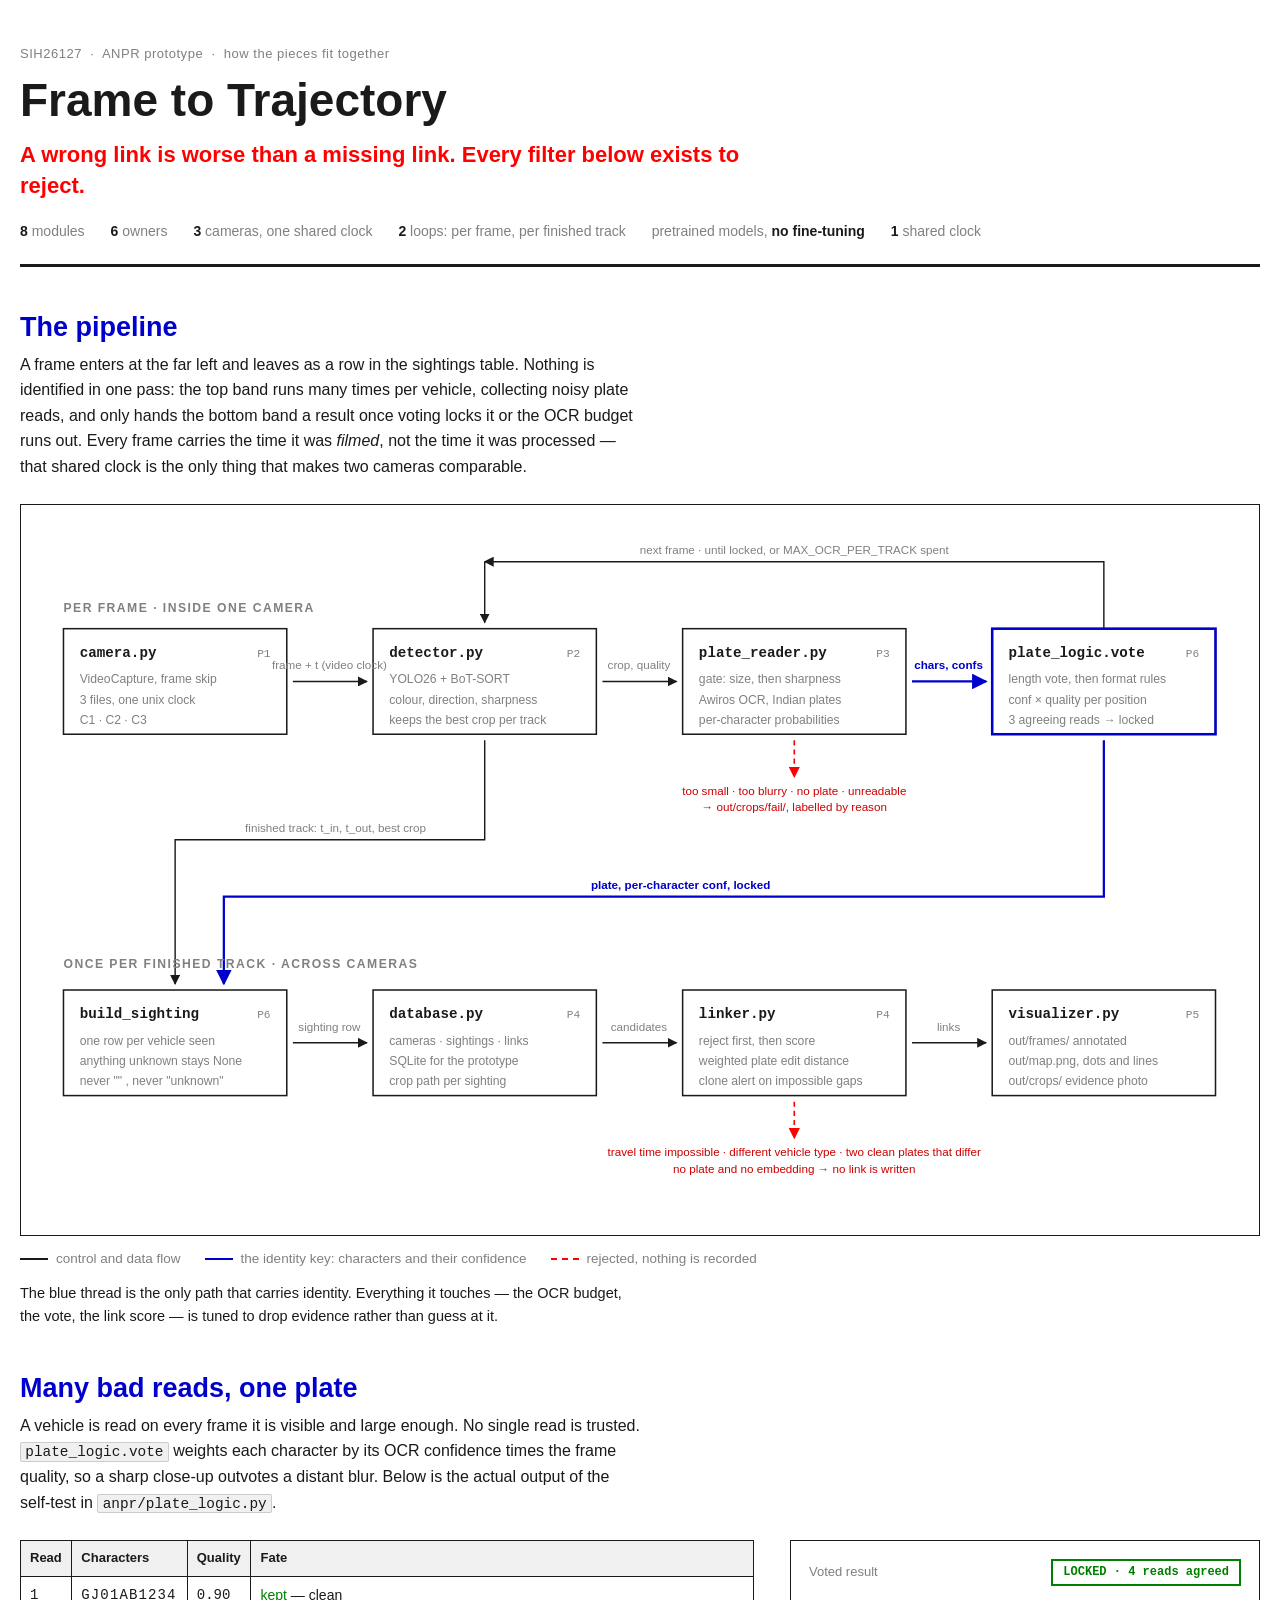
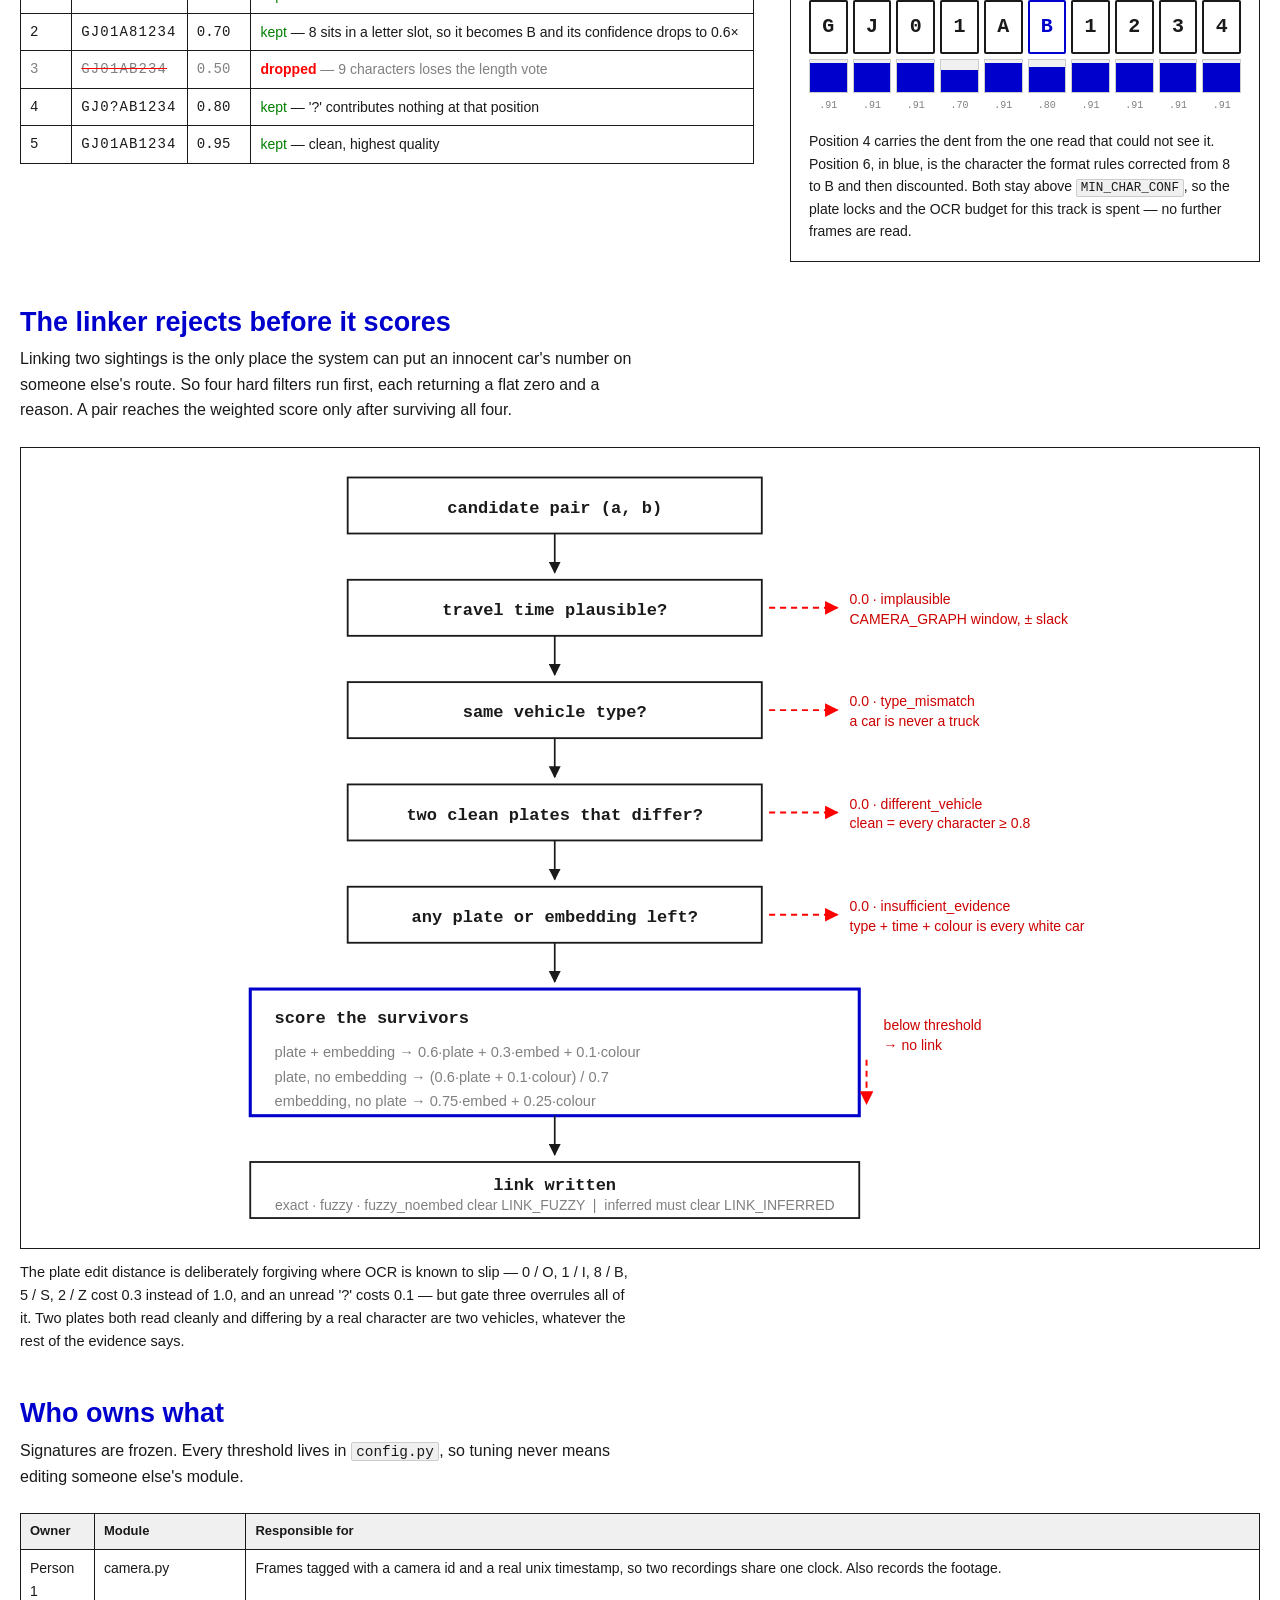
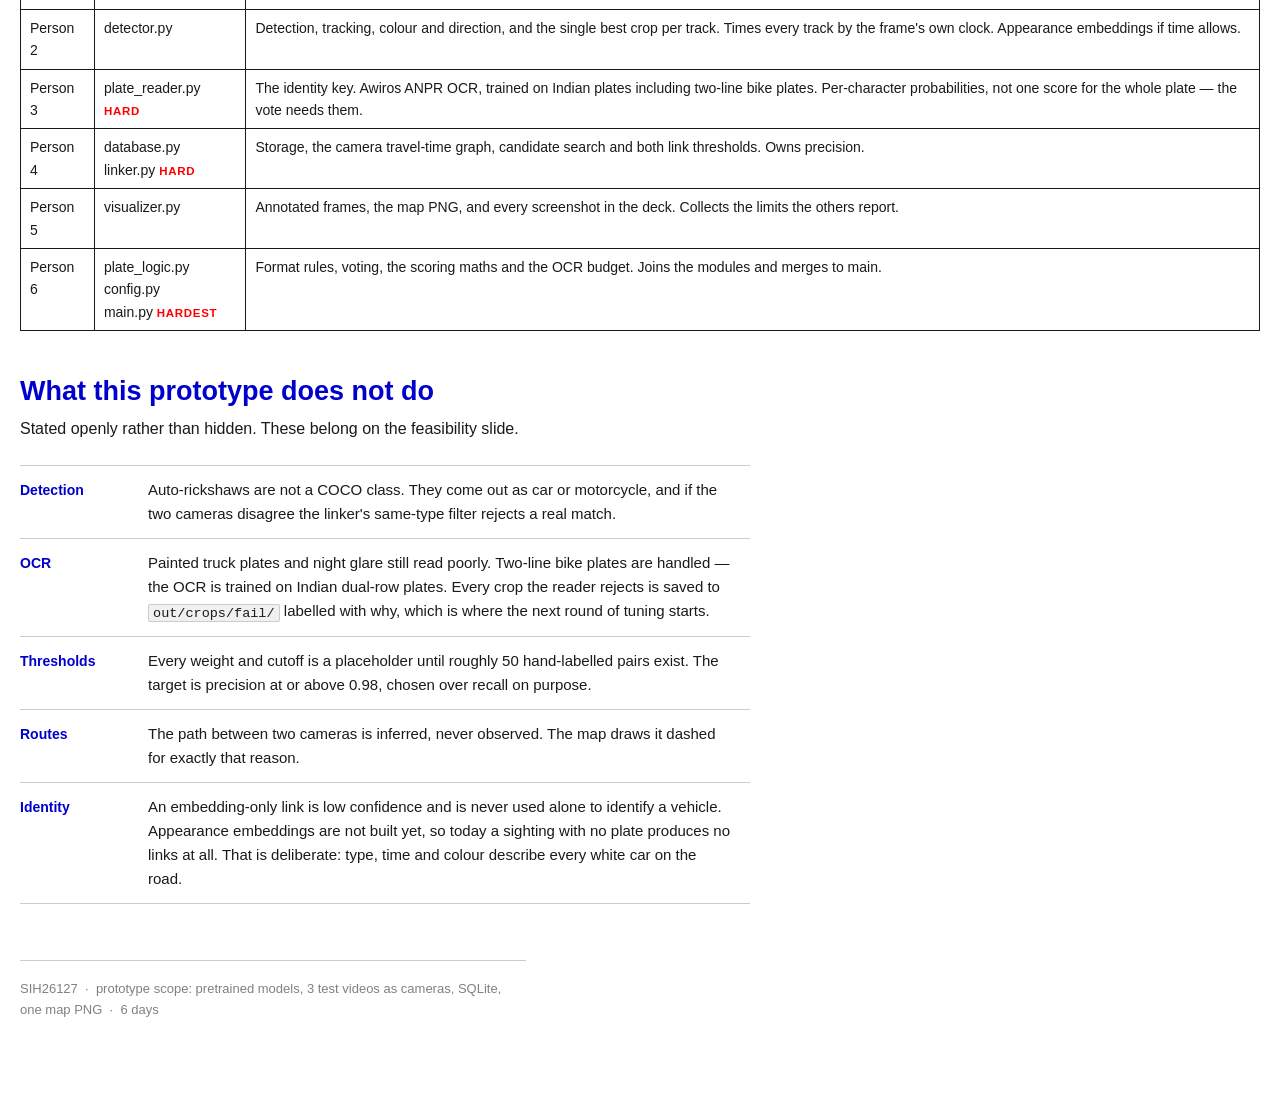
<file: docs/pipeline.html>
<!DOCTYPE html>
<html lang="en">
<head>
    <meta charset="UTF-8">
    <meta name="viewport" content="width=device-width, initial-scale=1.0">
    <title>Frame to Trajectory</title>

    <style>
      :root {
        color-scheme: light;
        --bg:       #ffffff;
        --panel:    #fafafa;
        --ink:      rgb(26, 26, 26);
        --muted:    grey;
        --line:     rgb(26, 26, 26);
        --line-soft:#cccccc;
        --blue:     #0000cd;
        --green:    green;
        --red:      rgb(255, 0, 0);
        --red-ink:  #cc0000;
      }

      * { box-sizing: border-box; }

      body {
        background: var(--bg);
        color: var(--ink);
        font-family: Arial, Helvetica, sans-serif;
        font-size: 16px;
        line-height: 1.6;
        margin: 0;
        padding: 20px 20px 80px;
      }

      .wrap { max-width: 1240px; margin: 0 auto; }

      /* ---------------------------------------------------------- masthead */
      .masthead {
        padding: 24px 0 22px;
        border-bottom: 3px solid var(--line);
      }
      .eyebrow {
        font-size: 13px;
        color: var(--muted);
        margin: 0 0 10px;
        letter-spacing: .04em;
      }
      h1 {
        font-size: clamp(30px, 5vw, 46px);
        line-height: 1.12;
        margin: 0 0 14px;
        color: var(--ink);
        text-wrap: balance;
      }
      .warning {
        color: var(--red);
        font-weight: bold;
        font-size: clamp(17px, 2.2vw, 22px);
        line-height: 1.4;
        margin: 0 0 18px;
        max-width: 60ch;
      }
      .facts {
        display: flex;
        flex-wrap: wrap;
        gap: 6px 26px;
        font-size: 14px;
        color: var(--muted);
        margin: 0;
        padding: 0;
        list-style: none;
      }
      .facts b { color: var(--ink); }

      /* ---------------------------------------------------------- sections */
      section { padding-top: 44px; }
      h2 {
        color: var(--blue);
        font-weight: bold;
        font-size: clamp(20px, 2.8vw, 27px);
        line-height: 1.2;
        margin: 0 0 8px;
        text-wrap: balance;
      }
      .lede {
        color: var(--ink);
        max-width: 70ch;
        margin: 0 0 24px;
      }
      p { max-width: 70ch; }
      code {
        font-family: Consolas, "Courier New", monospace;
        font-size: .9em;
        background: #f0f0f0;
        border: 1px solid var(--line-soft);
        padding: .05em .3em;
        border-radius: 2px;
      }

      /* ---------------------------------------------------------- figures */
      figure { margin: 0; }
      .canvas {
        background: var(--bg);
        border: 1px solid var(--line);
        padding: 10px;
        overflow-x: auto;
      }
      .canvas svg { display: block; min-width: 760px; width: 100%; height: auto; }
      figcaption {
        font-size: 14.5px;
        color: var(--ink);
        margin-top: 12px;
        max-width: 76ch;
      }
      .legend {
        display: flex;
        flex-wrap: wrap;
        gap: 6px 24px;
        margin: 12px 0 0;
        padding: 0;
        list-style: none;
        font-size: 13.5px;
        color: var(--muted);
      }
      .legend li { display: flex; align-items: center; gap: 8px; }
      .swatch { width: 28px; height: 0; border-top-width: 2.5px; border-top-style: solid; flex: none; }
      .sw-flow   { border-top-color: var(--ink); }
      .sw-ident  { border-top-color: var(--blue); }
      .sw-reject { border-top-color: var(--red); border-top-style: dashed; }

      /* ---------------------------------------------------------- vote */
      .vote-grid {
        display: grid;
        grid-template-columns: minmax(0, 1fr) minmax(320px, 470px);
        gap: 36px;
        align-items: start;
      }
      @media (max-width: 900px) { .vote-grid { grid-template-columns: 1fr; gap: 28px; } }

      table.data {
        border-collapse: collapse;
        background: white;
        width: 100%;
        font-size: 14px;
      }
      table.data th, table.data td {
        border: 1px solid var(--line);
        padding: 7px 9px;
        text-align: left;
        vertical-align: top;
      }
      table.data th {
        background: #f0f0f0;
        font-size: 13px;
      }
      .mono {
        font-family: Consolas, "Courier New", monospace;
        font-variant-numeric: tabular-nums;
      }
      .plate-str { font-family: Consolas, "Courier New", monospace; letter-spacing: .08em; }
      tr.dropped td { color: var(--muted); }
      tr.dropped .plate-str { text-decoration: line-through; text-decoration-color: var(--red); }
      .rej-word { color: var(--red); font-weight: bold; }
      .ok-word  { color: var(--green); }

      .readout {
        border: 1px solid var(--line);
        background: white;
        padding: 18px;
      }
      .readout-head {
        display: flex;
        justify-content: space-between;
        align-items: center;
        gap: 12px;
        margin-bottom: 14px;
        flex-wrap: wrap;
      }
      .readout-head .label { font-size: 13px; color: var(--muted); }
      .locked-pill {
        font-family: Consolas, "Courier New", monospace;
        font-size: 12px;
        font-weight: bold;
        color: var(--green);
        border: 2px solid var(--green);
        padding: 2px 10px;
        white-space: nowrap;
      }
      .chars { display: grid; grid-template-columns: repeat(10, 1fr); gap: 5px; }
      .char { display: grid; gap: 5px; justify-items: center; }
      .char .glyph {
        width: 100%;
        aspect-ratio: 5 / 7;
        display: grid;
        place-items: center;
        background: white;
        border: 2px solid var(--ink);
        border-radius: 2px;
        font-family: Consolas, "Courier New", monospace;
        font-weight: bold;
        font-size: clamp(13px, 2.3vw, 20px);
        color: var(--ink);
      }
      .char.corrected .glyph { border-color: var(--blue); color: var(--blue); }
      .char .bar {
        width: 100%;
        height: 34px;
        background: #f0f0f0;
        border: 1px solid var(--line-soft);
        display: flex;
        align-items: flex-end;
        overflow: hidden;
      }
      .char .bar i { display: block; width: 100%; background: var(--blue); }
      .char .val { font-family: Consolas, "Courier New", monospace; font-size: 10px; color: var(--muted); }
      .readout-foot { margin: 16px 0 0; font-size: 14px; max-width: none; }

      /* ---------------------------------------------------------- owners */
      .hard {
        color: var(--red);
        font-weight: bold;
        font-size: 11.5px;
        letter-spacing: .06em;
        white-space: nowrap;
      }
      td .who { font-family: Consolas, "Courier New", monospace; white-space: nowrap; }

      /* ---------------------------------------------------------- limits */
      .limits { margin: 0; padding: 0; list-style: none; max-width: 82ch; }
      .limits li {
        display: grid;
        grid-template-columns: 110px minmax(0, 1fr);
        gap: 18px;
        padding: 12px 0;
        border-bottom: 1px solid var(--line-soft);
        align-items: baseline;
      }
      .limits li:first-child { border-top: 1px solid var(--line-soft); }
      .limits .who { color: var(--blue); font-weight: bold; font-size: 14px; font-family: inherit; }
      .limits p { margin: 0; font-size: 15px; }
      @media (max-width: 560px) { .limits li { grid-template-columns: 1fr; gap: 2px; } }

      .footer {
        margin-top: 56px;
        padding-top: 18px;
        border-top: 1px solid var(--line-soft);
        font-size: 13px;
        color: var(--muted);
      }

      /* ---------------------------------------------------------- svg type */
      .svg-mod   { font-family: Consolas, "Courier New", monospace; font-size: 14px; font-weight: bold; fill: var(--ink); }
      .svg-sub   { font-family: Arial, Helvetica, sans-serif; font-size: 12px; fill: var(--muted); }
      .svg-own   { font-family: Consolas, "Courier New", monospace; font-size: 11px; fill: var(--muted); }
      .svg-edge  { font-family: Arial, Helvetica, sans-serif; font-size: 11.5px; fill: var(--muted); }
      .svg-ident { font-family: Arial, Helvetica, sans-serif; font-size: 11.5px; fill: var(--blue); font-weight: bold; }
      .svg-rej   { font-family: Arial, Helvetica, sans-serif; font-size: 11.5px; fill: var(--red-ink); }
      .svg-band  { font-family: Arial, Helvetica, sans-serif; font-size: 12px; font-weight: bold; fill: var(--muted); letter-spacing: .12em; }
      .svg-box   { fill: #ffffff; stroke: var(--ink); stroke-width: 1.5; }
      .svg-box-k { fill: none; stroke: var(--blue); stroke-width: 2.5; }
      .flow      { stroke: var(--ink); stroke-width: 1.4; fill: none; }
      .ident     { stroke: var(--blue); stroke-width: 2.2; fill: none; }
      .rej       { stroke: var(--red); stroke-width: 1.6; fill: none; stroke-dasharray: 5 4; }
    </style>
</head>
<body>

<div class="wrap">

  <header class="masthead">
    <p class="eyebrow">SIH26127 &nbsp;&#183;&nbsp; ANPR prototype &nbsp;&#183;&nbsp; how the pieces fit together</p>
    <h1>Frame to Trajectory</h1>
    <p class="warning">A wrong link is worse than a missing link. Every filter below exists to reject.</p>
    <ul class="facts">
      <li><b>8</b> modules</li>
      <li><b>6</b> owners</li>
      <li><b>3</b> cameras, one shared clock</li>
      <li><b>2</b> loops: per frame, per finished track</li>
      <li>pretrained models, <b>no fine-tuning</b></li>
      <li><b>1</b> shared clock</li>
    </ul>
  </header>

  <section>
    <h2>The pipeline</h2>
    <p class="lede">
      A frame enters at the far left and leaves as a row in the sightings table. Nothing is
      identified in one pass: the top band runs many times per vehicle, collecting noisy plate
      reads, and only hands the bottom band a result once voting locks it or the OCR budget
      runs out. Every frame carries the time it was <em>filmed</em>, not the time it was
      processed &mdash; that shared clock is the only thing that makes two cameras comparable.
    </p>

    <figure>
      <div class="canvas">
        <svg viewBox="0 0 1200 700" role="img"
             aria-label="Two-band pipeline. Top band, repeated per frame: camera.py yields frames with a unix timestamp to detector.py, which yields vehicle crops to plate_reader.py, which yields characters and confidences to plate_logic.vote; a loop returns to the detector for the next frame until the plate locks or the OCR budget is spent, and failed crops are dropped. Bottom band, once per finished track: build_sighting combines the finished track and the voted plate into a row, database.py stores it, linker.py rejects implausible pairs before scoring the rest, and visualizer.py draws the annotated frames and the map.">

          <defs>
            <marker id="a-flow" viewBox="0 0 10 10" refX="9" refY="5" markerWidth="7" markerHeight="7" orient="auto-start-reverse">
              <path d="M 0 0 L 10 5 L 0 10 z" fill="rgb(26,26,26)"></path>
            </marker>
            <marker id="a-ident" viewBox="0 0 10 10" refX="9" refY="5" markerWidth="7" markerHeight="7" orient="auto-start-reverse">
              <path d="M 0 0 L 10 5 L 0 10 z" fill="#0000cd"></path>
            </marker>
            <marker id="a-rej" viewBox="0 0 10 10" refX="9" refY="5" markerWidth="7" markerHeight="7" orient="auto-start-reverse">
              <path d="M 0 0 L 10 5 L 0 10 z" fill="rgb(255,0,0)"></path>
            </marker>
          </defs>

          <!-- ============ band 1 ============ -->
          <text class="svg-band" x="32" y="96">PER FRAME &#183; INSIDE ONE CAMERA</text>

          <path class="flow" d="M 1057 112 L 1057 46 L 447 46" marker-end="url(#a-flow)"></path>
          <text class="svg-edge" x="752" y="38" text-anchor="middle">next frame &#183; until locked, or MAX_OCR_PER_TRACK spent</text>
          <path class="flow" d="M 447 46 L 447 106" marker-end="url(#a-flow)"></path>

          <rect class="svg-box" x="32" y="112" width="220" height="104"></rect>
          <text class="svg-mod" x="48" y="140">camera.py</text>
          <text class="svg-own" x="236" y="140" text-anchor="end">P1</text>
          <text class="svg-sub" x="48" y="166">VideoCapture, frame skip</text>
          <text class="svg-sub" x="48" y="186">3 files, one unix clock</text>
          <text class="svg-sub" x="48" y="206">C1 &#183; C2 &#183; C3</text>

          <rect class="svg-box" x="337" y="112" width="220" height="104"></rect>
          <text class="svg-mod" x="353" y="140">detector.py</text>
          <text class="svg-own" x="541" y="140" text-anchor="end">P2</text>
          <text class="svg-sub" x="353" y="166">YOLO26 + BoT-SORT</text>
          <text class="svg-sub" x="353" y="186">colour, direction, sharpness</text>
          <text class="svg-sub" x="353" y="206">keeps the best crop per track</text>

          <rect class="svg-box" x="642" y="112" width="220" height="104"></rect>
          <text class="svg-mod" x="658" y="140">plate_reader.py</text>
          <text class="svg-own" x="846" y="140" text-anchor="end">P3</text>
          <text class="svg-sub" x="658" y="166">gate: size, then sharpness</text>
          <text class="svg-sub" x="658" y="186">Awiros OCR, Indian plates</text>
          <text class="svg-sub" x="658" y="206">per-character probabilities</text>

          <rect class="svg-box" x="947" y="112" width="220" height="104"></rect>
          <rect class="svg-box-k" x="947" y="112" width="220" height="104"></rect>
          <text class="svg-mod" x="963" y="140">plate_logic.vote</text>
          <text class="svg-own" x="1151" y="140" text-anchor="end">P6</text>
          <text class="svg-sub" x="963" y="166">length vote, then format rules</text>
          <text class="svg-sub" x="963" y="186">conf &#215; quality per position</text>
          <text class="svg-sub" x="963" y="206">3 agreeing reads &#8594; locked</text>

          <path class="flow" d="M 258 164 L 331 164" marker-end="url(#a-flow)"></path>
          <text class="svg-edge" x="294" y="152" text-anchor="middle">frame + t (video clock)</text>

          <path class="flow" d="M 563 164 L 636 164" marker-end="url(#a-flow)"></path>
          <text class="svg-edge" x="599" y="152" text-anchor="middle">crop, quality</text>

          <path class="ident" d="M 868 164 L 941 164" marker-end="url(#a-ident)"></path>
          <text class="svg-ident" x="904" y="152" text-anchor="middle">chars, confs</text>

          <path class="rej" d="M 752 222 L 752 258" marker-end="url(#a-rej)"></path>
          <text class="svg-rej" x="752" y="276" text-anchor="middle">too small &#183; too blurry &#183; no plate &#183; unreadable</text>
          <text class="svg-rej" x="752" y="292" text-anchor="middle">&#8594; out/crops/fail/, labelled by reason</text>

          <!-- ============ hand-off ============ -->
          <path class="flow" d="M 447 222 L 447 320 L 142 320 L 142 462" marker-end="url(#a-flow)"></path>
          <text class="svg-edge" x="300" y="312" text-anchor="middle">finished track: t_in, t_out, best crop</text>

          <path class="ident" d="M 1057 222 L 1057 376 L 190 376 L 190 462" marker-end="url(#a-ident)"></path>
          <text class="svg-ident" x="640" y="368" text-anchor="middle">plate, per-character conf, locked</text>

          <!-- ============ band 2 ============ -->
          <text class="svg-band" x="32" y="446">ONCE PER FINISHED TRACK &#183; ACROSS CAMERAS</text>

          <rect class="svg-box" x="32" y="468" width="220" height="104"></rect>
          <text class="svg-mod" x="48" y="496">build_sighting</text>
          <text class="svg-own" x="236" y="496" text-anchor="end">P6</text>
          <text class="svg-sub" x="48" y="522">one row per vehicle seen</text>
          <text class="svg-sub" x="48" y="542">anything unknown stays None</text>
          <text class="svg-sub" x="48" y="562">never "" , never "unknown"</text>

          <rect class="svg-box" x="337" y="468" width="220" height="104"></rect>
          <text class="svg-mod" x="353" y="496">database.py</text>
          <text class="svg-own" x="541" y="496" text-anchor="end">P4</text>
          <text class="svg-sub" x="353" y="522">cameras &#183; sightings &#183; links</text>
          <text class="svg-sub" x="353" y="542">SQLite for the prototype</text>
          <text class="svg-sub" x="353" y="562">crop path per sighting</text>

          <rect class="svg-box" x="642" y="468" width="220" height="104"></rect>
          <text class="svg-mod" x="658" y="496">linker.py</text>
          <text class="svg-own" x="846" y="496" text-anchor="end">P4</text>
          <text class="svg-sub" x="658" y="522">reject first, then score</text>
          <text class="svg-sub" x="658" y="542">weighted plate edit distance</text>
          <text class="svg-sub" x="658" y="562">clone alert on impossible gaps</text>

          <rect class="svg-box" x="947" y="468" width="220" height="104"></rect>
          <text class="svg-mod" x="963" y="496">visualizer.py</text>
          <text class="svg-own" x="1151" y="496" text-anchor="end">P5</text>
          <text class="svg-sub" x="963" y="522">out/frames/ annotated</text>
          <text class="svg-sub" x="963" y="542">out/map.png, dots and lines</text>
          <text class="svg-sub" x="963" y="562">out/crops/ evidence photo</text>

          <path class="flow" d="M 258 520 L 331 520" marker-end="url(#a-flow)"></path>
          <text class="svg-edge" x="294" y="508" text-anchor="middle">sighting row</text>

          <path class="flow" d="M 563 520 L 636 520" marker-end="url(#a-flow)"></path>
          <text class="svg-edge" x="599" y="508" text-anchor="middle">candidates</text>

          <path class="flow" d="M 868 520 L 941 520" marker-end="url(#a-flow)"></path>
          <text class="svg-edge" x="904" y="508" text-anchor="middle">links</text>

          <path class="rej" d="M 752 578 L 752 614" marker-end="url(#a-rej)"></path>
          <text class="svg-rej" x="752" y="632" text-anchor="middle">travel time impossible &#183; different vehicle type &#183; two clean plates that differ</text>
          <text class="svg-rej" x="752" y="648" text-anchor="middle">no plate and no embedding &#8594; no link is written</text>
        </svg>
      </div>
      <ul class="legend">
        <li><span class="swatch sw-flow"></span> control and data flow</li>
        <li><span class="swatch sw-ident"></span> the identity key: characters and their confidence</li>
        <li><span class="swatch sw-reject"></span> rejected, nothing is recorded</li>
      </ul>
      <figcaption>
        The blue thread is the only path that carries identity. Everything it touches &mdash; the
        OCR budget, the vote, the link score &mdash; is tuned to drop evidence rather than guess
        at it.
      </figcaption>
    </figure>
  </section>

  <section>
    <h2>Many bad reads, one plate</h2>
    <p class="lede">
      A vehicle is read on every frame it is visible and large enough. No single read is
      trusted. <code>plate_logic.vote</code> weights each character by its OCR confidence times
      the frame quality, so a sharp close-up outvotes a distant blur. Below is the actual output
      of the self-test in <code>anpr/plate_logic.py</code>.
    </p>

    <div class="vote-grid">
      <table class="data">
        <tr>
          <th>Read</th><th>Characters</th><th>Quality</th><th>Fate</th>
        </tr>
        <tr>
          <td class="mono">1</td><td class="plate-str">GJ01AB1234</td><td class="mono">0.90</td>
          <td><span class="ok-word">kept</span> &mdash; clean</td>
        </tr>
        <tr>
          <td class="mono">2</td><td class="plate-str">GJ01A81234</td><td class="mono">0.70</td>
          <td><span class="ok-word">kept</span> &mdash; 8 sits in a letter slot, so it becomes B and its confidence drops to 0.6&#215;</td>
        </tr>
        <tr class="dropped">
          <td class="mono">3</td><td class="plate-str">GJ01AB234</td><td class="mono">0.50</td>
          <td><span class="rej-word">dropped</span> &mdash; 9 characters loses the length vote</td>
        </tr>
        <tr>
          <td class="mono">4</td><td class="plate-str">GJ0?AB1234</td><td class="mono">0.80</td>
          <td><span class="ok-word">kept</span> &mdash; '?' contributes nothing at that position</td>
        </tr>
        <tr>
          <td class="mono">5</td><td class="plate-str">GJ01AB1234</td><td class="mono">0.95</td>
          <td><span class="ok-word">kept</span> &mdash; clean, highest quality</td>
        </tr>
      </table>

      <div class="readout">
        <div class="readout-head">
          <span class="label">Voted result</span>
          <span class="locked-pill">LOCKED &#183; 4 reads agreed</span>
        </div>
        <div class="chars">
          <div class="char"><div class="glyph">G</div><div class="bar"><i style="height:91%"></i></div><div class="val">.91</div></div>
          <div class="char"><div class="glyph">J</div><div class="bar"><i style="height:91%"></i></div><div class="val">.91</div></div>
          <div class="char"><div class="glyph">0</div><div class="bar"><i style="height:91%"></i></div><div class="val">.91</div></div>
          <div class="char"><div class="glyph">1</div><div class="bar"><i style="height:70%"></i></div><div class="val">.70</div></div>
          <div class="char"><div class="glyph">A</div><div class="bar"><i style="height:91%"></i></div><div class="val">.91</div></div>
          <div class="char corrected"><div class="glyph">B</div><div class="bar"><i style="height:80%"></i></div><div class="val">.80</div></div>
          <div class="char"><div class="glyph">1</div><div class="bar"><i style="height:91%"></i></div><div class="val">.91</div></div>
          <div class="char"><div class="glyph">2</div><div class="bar"><i style="height:91%"></i></div><div class="val">.91</div></div>
          <div class="char"><div class="glyph">3</div><div class="bar"><i style="height:91%"></i></div><div class="val">.91</div></div>
          <div class="char"><div class="glyph">4</div><div class="bar"><i style="height:91%"></i></div><div class="val">.91</div></div>
        </div>
        <p class="readout-foot">
          Position 4 carries the dent from the one read that could not see it. Position 6, in
          blue, is the character the format rules corrected from 8 to B and then discounted.
          Both stay above <code>MIN_CHAR_CONF</code>, so the plate locks and the OCR budget for
          this track is spent &mdash; no further frames are read.
        </p>
      </div>
    </div>
  </section>

  <section>
    <h2>The linker rejects before it scores</h2>
    <p class="lede">
      Linking two sightings is the only place the system can put an innocent car's number on
      someone else's route. So four hard filters run first, each returning a flat zero and a
      reason. A pair reaches the weighted score only after surviving all four.
    </p>

    <figure>
      <div class="canvas">
        <svg viewBox="0 0 1000 640" role="img"
             aria-label="A candidate pair of sightings passes through four hard rejects in order: travel time impossible returns zero with reason implausible; different vehicle type returns zero with reason type mismatch; two clean plates that differ returns zero with reason different vehicle; neither a plate nor an embedding returns zero with reason insufficient evidence. Only survivors are scored, using plate similarity, embedding similarity and colour, and a link is written only if the score clears the threshold for its method.">

          <defs>
            <marker id="b-flow" viewBox="0 0 10 10" refX="9" refY="5" markerWidth="7" markerHeight="7" orient="auto-start-reverse">
              <path d="M 0 0 L 10 5 L 0 10 z" fill="rgb(26,26,26)"></path>
            </marker>
            <marker id="b-rej" viewBox="0 0 10 10" refX="9" refY="5" markerWidth="7" markerHeight="7" orient="auto-start-reverse">
              <path d="M 0 0 L 10 5 L 0 10 z" fill="rgb(255,0,0)"></path>
            </marker>
          </defs>

          <rect class="svg-box" x="260" y="16" width="340" height="46"></rect>
          <text class="svg-mod" x="430" y="45" text-anchor="middle">candidate pair (a, b)</text>

          <path class="flow" d="M 430 62 L 430 94" marker-end="url(#b-flow)"></path>
          <rect class="svg-box" x="260" y="100" width="340" height="46"></rect>
          <text class="svg-mod" x="430" y="129" text-anchor="middle">travel time plausible?</text>
          <path class="rej" d="M 606 123 L 662 123" marker-end="url(#b-rej)"></path>
          <text class="svg-rej" x="672" y="120">0.0 &#183; implausible</text>
          <text class="svg-rej" x="672" y="136">CAMERA_GRAPH window, &#177; slack</text>

          <path class="flow" d="M 430 146 L 430 178" marker-end="url(#b-flow)"></path>
          <rect class="svg-box" x="260" y="184" width="340" height="46"></rect>
          <text class="svg-mod" x="430" y="213" text-anchor="middle">same vehicle type?</text>
          <path class="rej" d="M 606 207 L 662 207" marker-end="url(#b-rej)"></path>
          <text class="svg-rej" x="672" y="204">0.0 &#183; type_mismatch</text>
          <text class="svg-rej" x="672" y="220">a car is never a truck</text>

          <path class="flow" d="M 430 230 L 430 262" marker-end="url(#b-flow)"></path>
          <rect class="svg-box" x="260" y="268" width="340" height="46"></rect>
          <text class="svg-mod" x="430" y="297" text-anchor="middle">two clean plates that differ?</text>
          <path class="rej" d="M 606 291 L 662 291" marker-end="url(#b-rej)"></path>
          <text class="svg-rej" x="672" y="288">0.0 &#183; different_vehicle</text>
          <text class="svg-rej" x="672" y="304">clean = every character &#8805; 0.8</text>

          <path class="flow" d="M 430 314 L 430 346" marker-end="url(#b-flow)"></path>
          <rect class="svg-box" x="260" y="352" width="340" height="46"></rect>
          <text class="svg-mod" x="430" y="381" text-anchor="middle">any plate or embedding left?</text>
          <path class="rej" d="M 606 375 L 662 375" marker-end="url(#b-rej)"></path>
          <text class="svg-rej" x="672" y="372">0.0 &#183; insufficient_evidence</text>
          <text class="svg-rej" x="672" y="388">type + time + colour is every white car</text>

          <path class="flow" d="M 430 398 L 430 430" marker-end="url(#b-flow)"></path>
          <rect class="svg-box" x="180" y="436" width="500" height="104"></rect>
          <rect class="svg-box-k" x="180" y="436" width="500" height="104"></rect>
          <text class="svg-mod" x="200" y="464">score the survivors</text>
          <text class="svg-sub" x="200" y="492">plate + embedding &#8594; 0.6&#183;plate + 0.3&#183;embed + 0.1&#183;colour</text>
          <text class="svg-sub" x="200" y="512">plate, no embedding &#8594; (0.6&#183;plate + 0.1&#183;colour) / 0.7</text>
          <text class="svg-sub" x="200" y="532">embedding, no plate &#8594; 0.75&#183;embed + 0.25&#183;colour</text>
          <text class="svg-rej" x="700" y="470">below threshold</text>
          <text class="svg-rej" x="700" y="486">&#8594; no link</text>
          <path class="rej" d="M 686 494 L 686 530" marker-end="url(#b-rej)"></path>

          <path class="flow" d="M 430 540 L 430 572" marker-end="url(#b-flow)"></path>
          <rect class="svg-box" x="180" y="578" width="500" height="46"></rect>
          <text class="svg-mod" x="430" y="601" text-anchor="middle">link written</text>
          <text class="svg-edge" x="430" y="617" text-anchor="middle">exact &#183; fuzzy &#183; fuzzy_noembed clear LINK_FUZZY &#160;|&#160; inferred must clear LINK_INFERRED</text>
        </svg>
      </div>
      <figcaption>
        The plate edit distance is deliberately forgiving where OCR is known to slip &mdash;
        0 / O, 1 / I, 8 / B, 5 / S, 2 / Z cost 0.3 instead of 1.0, and an unread '?' costs 0.1
        &mdash; but gate three overrules all of it. Two plates both read cleanly and differing by
        a real character are two vehicles, whatever the rest of the evidence says.
      </figcaption>
    </figure>
  </section>

  <section>
    <h2>Who owns what</h2>
    <p class="lede">
      Signatures are frozen. Every threshold lives in <code>config.py</code>, so tuning never
      means editing someone else's module.
    </p>
    <table class="data">
      <tr>
        <th>Owner</th><th>Module</th><th>Responsible for</th>
      </tr>
      <tr>
        <td>Person 1</td><td class="who">camera.py</td>
        <td>Frames tagged with a camera id and a real unix timestamp, so two recordings share one clock. Also records the footage.</td>
      </tr>
      <tr>
        <td>Person 2</td><td class="who">detector.py</td>
        <td>Detection, tracking, colour and direction, and the single best crop per track. Times every track by the frame's own clock. Appearance embeddings if time allows.</td>
      </tr>
      <tr>
        <td>Person 3</td><td class="who">plate_reader.py <span class="hard">HARD</span></td>
        <td>The identity key. Awiros ANPR OCR, trained on Indian plates including two-line bike plates. Per-character probabilities, not one score for the whole plate &mdash; the vote needs them.</td>
      </tr>
      <tr>
        <td>Person 4</td><td class="who">database.py<br>linker.py <span class="hard">HARD</span></td>
        <td>Storage, the camera travel-time graph, candidate search and both link thresholds. Owns precision.</td>
      </tr>
      <tr>
        <td>Person 5</td><td class="who">visualizer.py</td>
        <td>Annotated frames, the map PNG, and every screenshot in the deck. Collects the limits the others report.</td>
      </tr>
      <tr>
        <td>Person 6</td><td class="who">plate_logic.py<br>config.py<br>main.py <span class="hard">HARDEST</span></td>
        <td>Format rules, voting, the scoring maths and the OCR budget. Joins the modules and merges to main.</td>
      </tr>
    </table>
  </section>

  <section>
    <h2>What this prototype does not do</h2>
    <p class="lede">
      Stated openly rather than hidden. These belong on the feasibility slide.
    </p>
    <ul class="limits">
      <li>
        <span class="who">Detection</span>
        <p>Auto-rickshaws are not a COCO class. They come out as car or motorcycle, and if the two cameras disagree the linker's same-type filter rejects a real match.</p>
      </li>
      <li>
        <span class="who">OCR</span>
        <p>Painted truck plates and night glare still read poorly. Two-line bike plates are handled &mdash; the OCR is trained on Indian dual-row plates. Every crop the reader rejects is saved to <code>out/crops/fail/</code> labelled with why, which is where the next round of tuning starts.</p>
      </li>
      <li>
        <span class="who">Thresholds</span>
        <p>Every weight and cutoff is a placeholder until roughly 50 hand-labelled pairs exist. The target is precision at or above 0.98, chosen over recall on purpose.</p>
      </li>
      <li>
        <span class="who">Routes</span>
        <p>The path between two cameras is inferred, never observed. The map draws it dashed for exactly that reason.</p>
      </li>
      <li>
        <span class="who">Identity</span>
        <p>An embedding-only link is low confidence and is never used alone to identify a vehicle. Appearance embeddings are not built yet, so today a sighting with no plate produces no links at all. That is deliberate: type, time and colour describe every white car on the road.</p>
      </li>
    </ul>
  </section>

  <p class="footer">
    SIH26127 &nbsp;&#183;&nbsp; prototype scope: pretrained models, 3 test videos as cameras,
    SQLite, one map PNG &nbsp;&#183;&nbsp; 6 days
  </p>

</div>

</body>
</html>
</file>
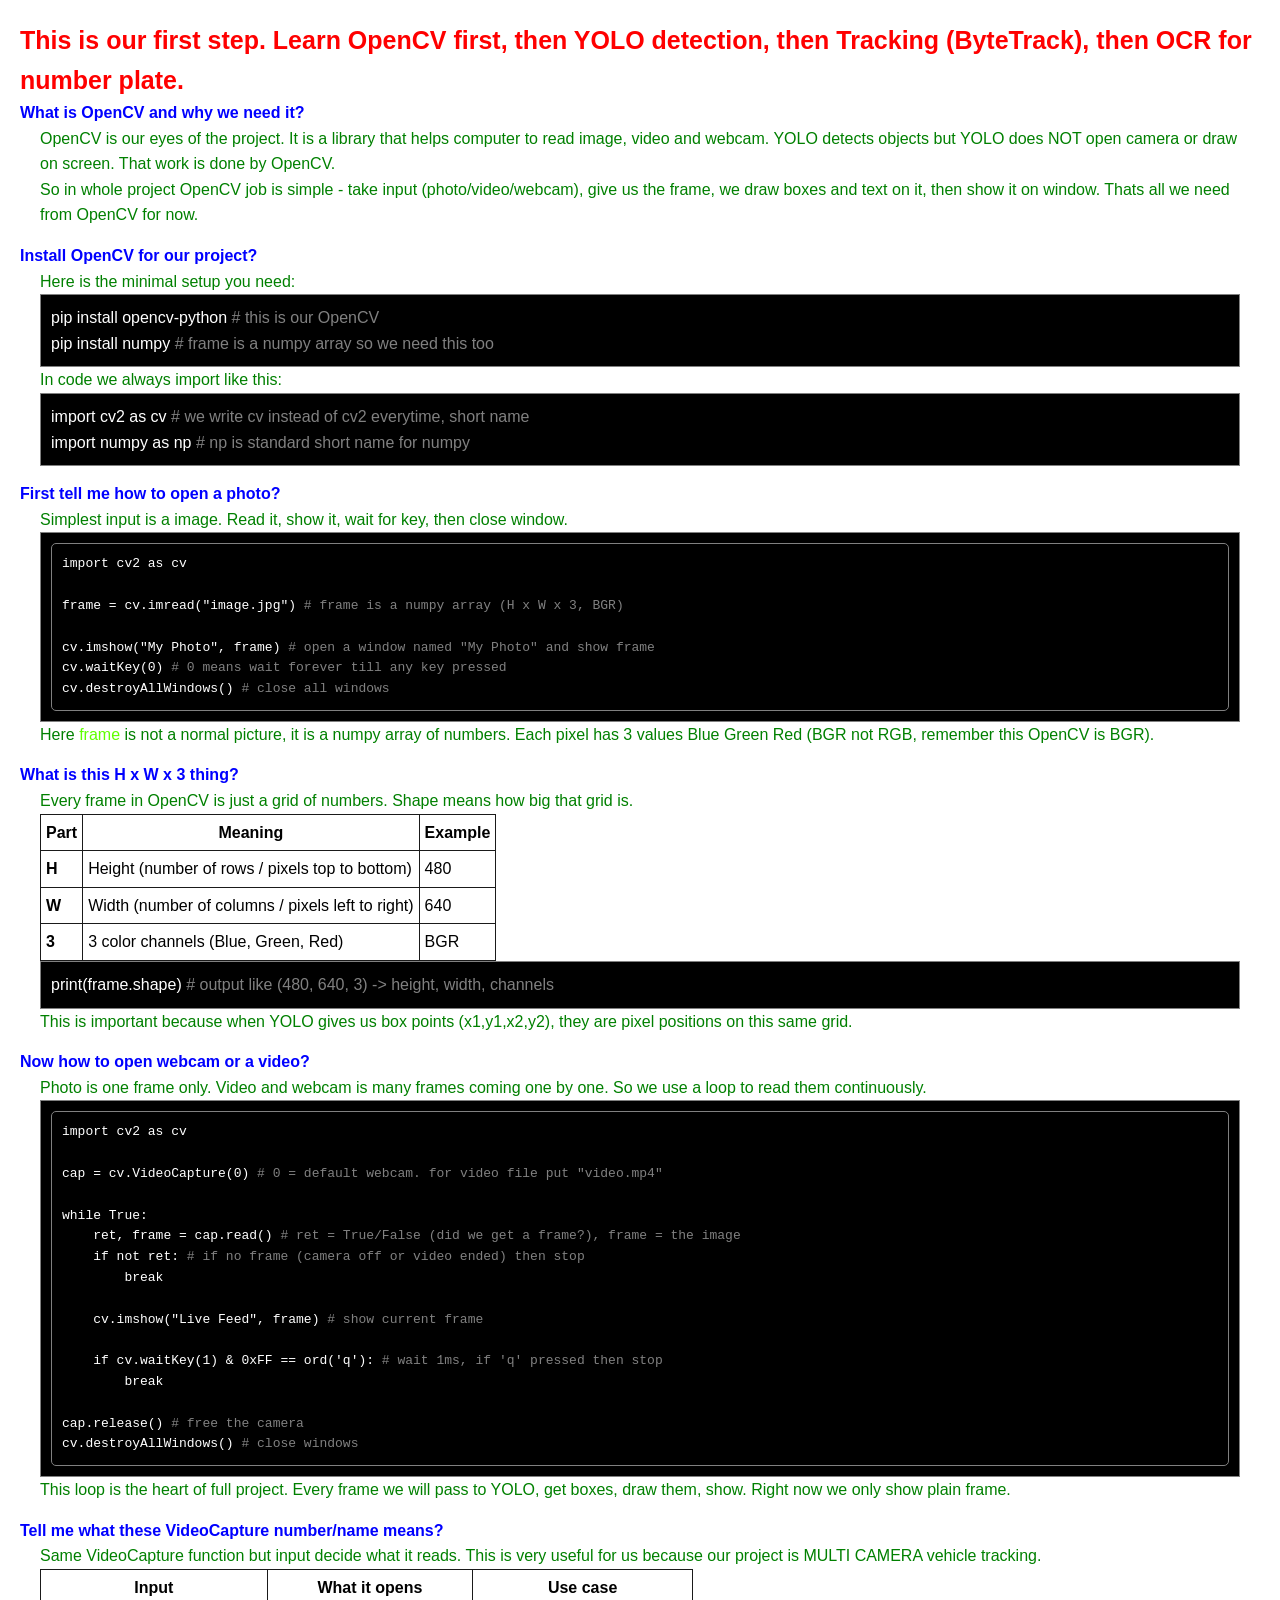
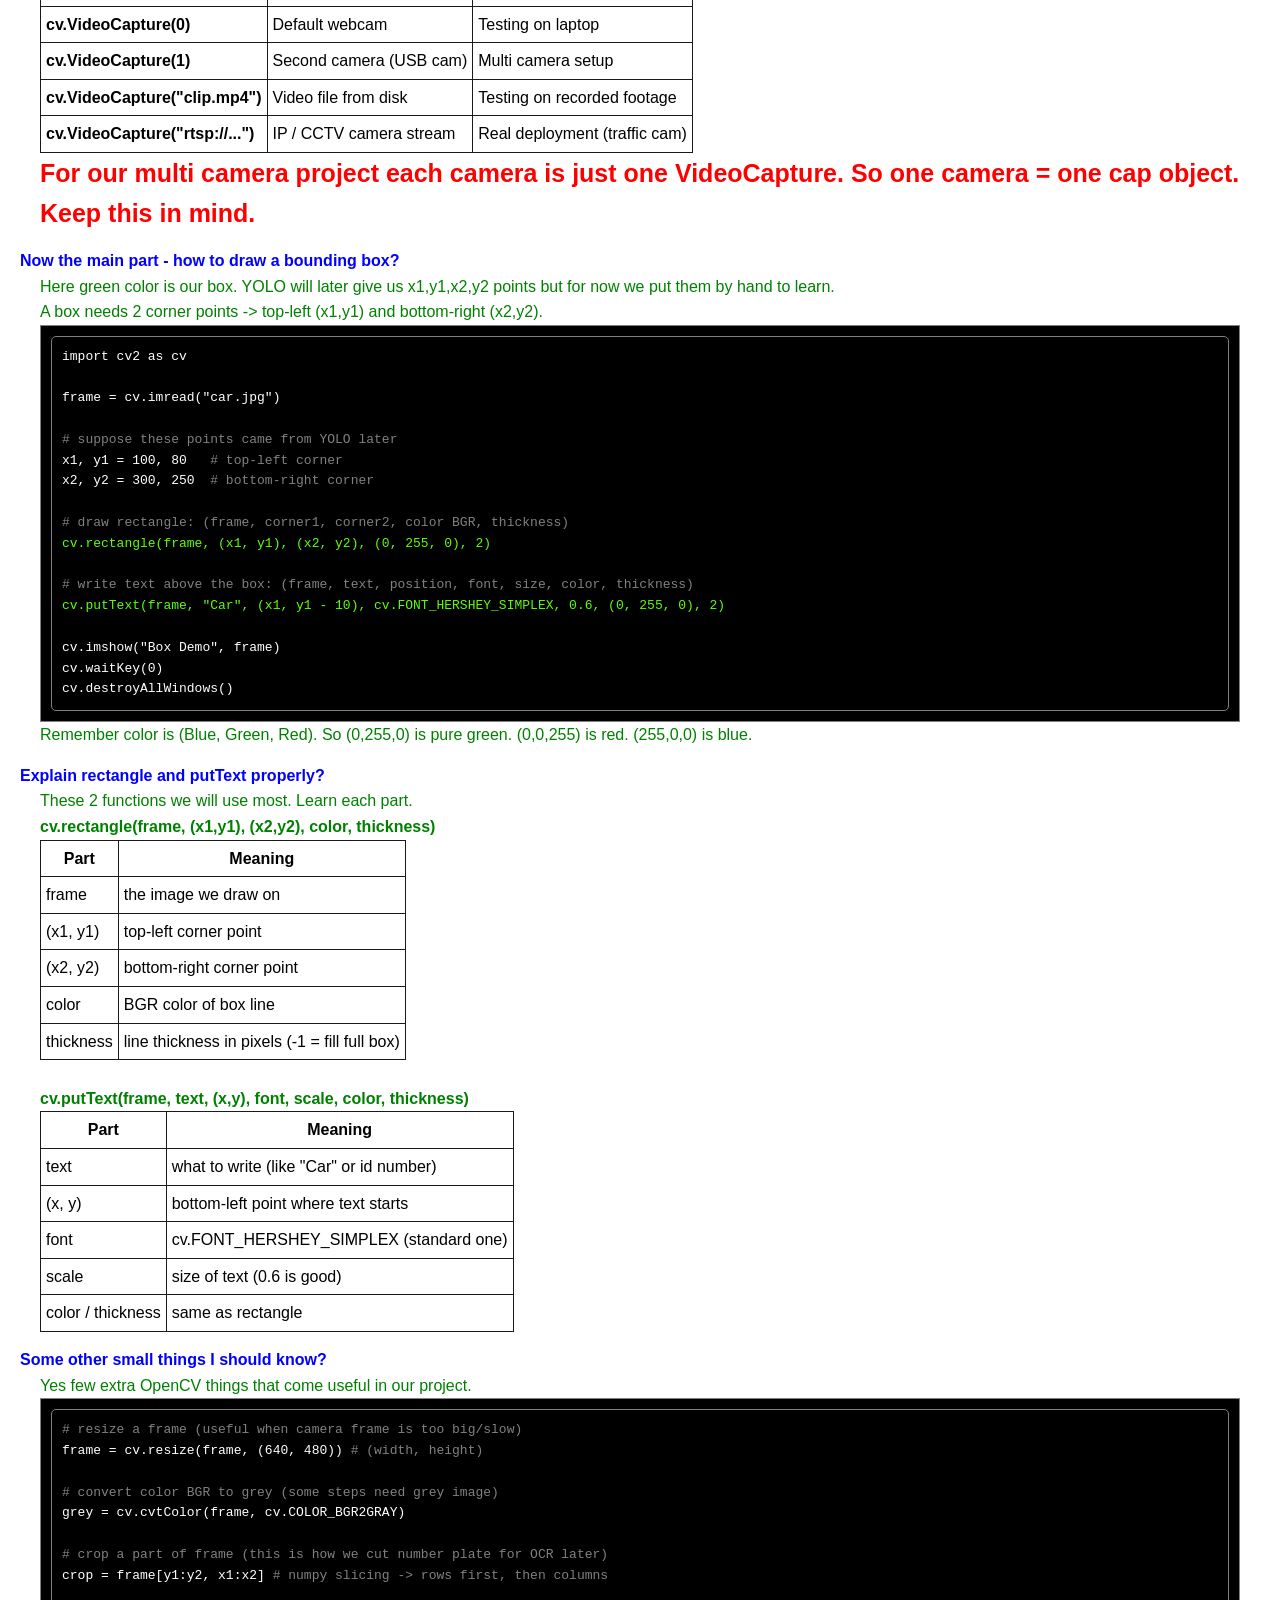
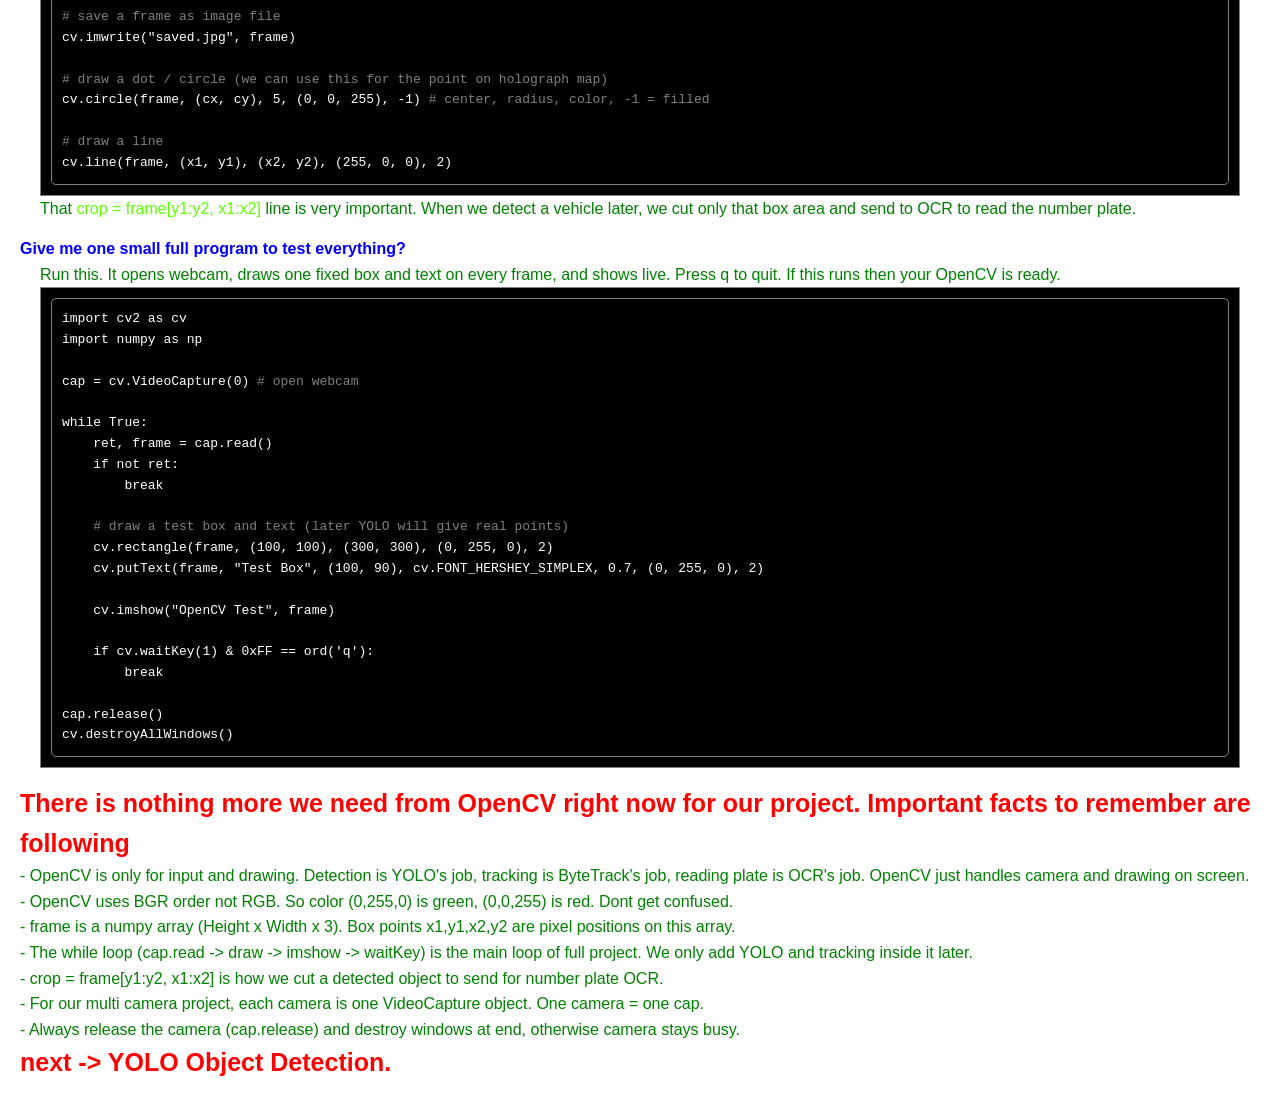
<file: docs/guides/opencv_guide.html>
<!DOCTYPE html>
<html lang="en">
<head>
    <meta charset="UTF-8">
    <meta name="viewport" content="width=device-width, initial-scale=1.0">
    <title>OpenCV Guide</title>
    <style>
        *{
            padding: 0;
            margin: 0;
        }
        .data-rep{
            background-color: white;
            border-collapse: collapse;
        }
        .data-rep tr th,td{
            border: 1px solid rgb(26, 26, 26);
            padding: 5px;
        }
        body {
        font-family: Arial;
        line-height: 1.6;
        padding: 20px;
        }
        .comment{
            color: grey;
        }
        .bash{
            color: white;
            background-color: black;
            border: 1px solid grey;
            padding: 10px;
        }
        .chat {
        margin-bottom: 15px;
        padding: 0 20px;
        }
        .you {
        color: blue; font-weight: bold;
        }
        .guide {
        color: green;
        }
        .red{
            color: rgb(94, 255, 0);
        }
        .warning{
            color: rgb(255, 0, 0); font-weight: bold;
            font-size: 25px;
        }
        pre {
        padding: 10px;
        border-radius: 5px;
        }
    </style>
</head>
<body>

    <div class="warning">This is our first step. Learn OpenCV first, then YOLO detection, then Tracking (ByteTrack), then OCR for number plate.</div>

    <div class="you">What is OpenCV and why we need it?</div>
    <div class="chat">
        <div class="guide">OpenCV is our eyes of the project. It is a library that helps computer to read image, video and webcam. YOLO detects objects but YOLO does NOT open camera or draw on screen. That work is done by OpenCV.</div>
        <div class="guide">So in whole project OpenCV job is simple - take input (photo/video/webcam), give us the frame, we draw boxes and text on it, then show it on window. Thats all we need from OpenCV for now.</div>
    </div>

    <div class="you">Install OpenCV for our project?</div>
    <div class="chat">
        <div class="guide">Here is the minimal setup you need:</div>
        <div class="bash">
            <p>pip install opencv-python <span class="comment"># this is our OpenCV</span></p>
            <p>pip install numpy <span class="comment"># frame is a numpy array so we need this too</span></p>
        </div>
        <div class="guide">In code we always import like this:</div>
        <div class="bash">
            <p>import cv2 as cv <span class="comment"># we write cv instead of cv2 everytime, short name</span></p>
            <p>import numpy as np <span class="comment"># np is standard short name for numpy</span></p>
        </div>
    </div>

    <div class="you">First tell me how to open a photo?</div>
    <div class="chat">
        <div class="guide">Simplest input is a image. Read it, show it, wait for key, then close window.</div>
        <div class="bash">
            <pre class="bash">
import cv2 as cv

frame = cv.imread("image.jpg") <span class="comment"># frame is a numpy array (H x W x 3, BGR)</span>

cv.imshow("My Photo", frame) <span class="comment"># open a window named "My Photo" and show frame</span>
cv.waitKey(0) <span class="comment"># 0 means wait forever till any key pressed</span>
cv.destroyAllWindows() <span class="comment"># close all windows</span>
</pre>
        </div>
        <div class="guide">Here <span class="red">frame</span> is not a normal picture, it is a numpy array of numbers. Each pixel has 3 values Blue Green Red (BGR not RGB, remember this OpenCV is BGR).</div>
    </div>

    <div class="you">What is this H x W x 3 thing?</div>
    <div class="chat">
        <div class="guide">Every frame in OpenCV is just a grid of numbers. Shape means how big that grid is.</div>
        <table class="data-rep">
            <tr>
                <th>Part</th>
                <th>Meaning</th>
                <th>Example</th>
            </tr>
            <tr>
                <td><b>H</b></td>
                <td>Height (number of rows / pixels top to bottom)</td>
                <td>480</td>
            </tr>
            <tr>
                <td><b>W</b></td>
                <td>Width (number of columns / pixels left to right)</td>
                <td>640</td>
            </tr>
            <tr>
                <td><b>3</b></td>
                <td>3 color channels (Blue, Green, Red)</td>
                <td>BGR</td>
            </tr>
        </table>
        <div class="bash">
            <p>print(frame.shape) <span class="comment"># output like (480, 640, 3) -> height, width, channels</span></p>
        </div>
        <div class="guide">This is important because when YOLO gives us box points (x1,y1,x2,y2), they are pixel positions on this same grid.</div>
    </div>

    <div class="you">Now how to open webcam or a video?</div>
    <div class="chat">
        <div class="guide">Photo is one frame only. Video and webcam is many frames coming one by one. So we use a loop to read them continuously.</div>
        <div class="bash">
            <pre class="bash">
import cv2 as cv

cap = cv.VideoCapture(0) <span class="comment"># 0 = default webcam. for video file put "video.mp4"</span>

while True:
    ret, frame = cap.read() <span class="comment"># ret = True/False (did we get a frame?), frame = the image</span>
    if not ret: <span class="comment"># if no frame (camera off or video ended) then stop</span>
        break

    cv.imshow("Live Feed", frame) <span class="comment"># show current frame</span>

    if cv.waitKey(1) & 0xFF == ord('q'): <span class="comment"># wait 1ms, if 'q' pressed then stop</span>
        break

cap.release() <span class="comment"># free the camera</span>
cv.destroyAllWindows() <span class="comment"># close windows</span>
</pre>
        </div>
        <div class="guide">This loop is the heart of full project. Every frame we will pass to YOLO, get boxes, draw them, show. Right now we only show plain frame.</div>
    </div>

    <div class="you">Tell me what these VideoCapture number/name means?</div>
    <div class="chat">
        <div class="guide">Same VideoCapture function but input decide what it reads. This is very useful for us because our project is MULTI CAMERA vehicle tracking.</div>
        <table class="data-rep">
            <tr>
                <th>Input</th>
                <th>What it opens</th>
                <th>Use case</th>
            </tr>
            <tr>
                <td><b>cv.VideoCapture(0)</b></td>
                <td>Default webcam</td>
                <td>Testing on laptop</td>
            </tr>
            <tr>
                <td><b>cv.VideoCapture(1)</b></td>
                <td>Second camera (USB cam)</td>
                <td>Multi camera setup</td>
            </tr>
            <tr>
                <td><b>cv.VideoCapture("clip.mp4")</b></td>
                <td>Video file from disk</td>
                <td>Testing on recorded footage</td>
            </tr>
            <tr>
                <td><b>cv.VideoCapture("rtsp://...")</b></td>
                <td>IP / CCTV camera stream</td>
                <td>Real deployment (traffic cam)</td>
            </tr>
        </table>
        <div class="warning">For our multi camera project each camera is just one VideoCapture. So one camera = one cap object. Keep this in mind.</div>
    </div>

    <div class="you">Now the main part - how to draw a bounding box?</div>
    <div class="chat">
        <div class="guide">Here green color is our box. YOLO will later give us x1,y1,x2,y2 points but for now we put them by hand to learn.</div>
        <div class="guide">A box needs 2 corner points -> top-left (x1,y1) and bottom-right (x2,y2).</div>
        <div class="bash">
            <pre class="bash">
import cv2 as cv

frame = cv.imread("car.jpg")

<span class="comment"># suppose these points came from YOLO later</span>
x1, y1 = 100, 80   <span class="comment"># top-left corner</span>
x2, y2 = 300, 250  <span class="comment"># bottom-right corner</span>

<span class="comment"># draw rectangle: (frame, corner1, corner2, color BGR, thickness)</span>
<span class="red">cv.rectangle(frame, (x1, y1), (x2, y2), (0, 255, 0), 2)</span>

<span class="comment"># write text above the box: (frame, text, position, font, size, color, thickness)</span>
<span class="red">cv.putText(frame, "Car", (x1, y1 - 10), cv.FONT_HERSHEY_SIMPLEX, 0.6, (0, 255, 0), 2)</span>

cv.imshow("Box Demo", frame)
cv.waitKey(0)
cv.destroyAllWindows()
</pre>
        </div>
        <div class="guide">Remember color is (Blue, Green, Red). So (0,255,0) is pure green. (0,0,255) is red. (255,0,0) is blue.</div>
    </div>

    <div class="you">Explain rectangle and putText properly?</div>
    <div class="chat">
        <div class="guide">These 2 functions we will use most. Learn each part.</div>
        <div class="guide"><b>cv.rectangle(frame, (x1,y1), (x2,y2), color, thickness)</b></div>
        <table class="data-rep">
            <tr>
                <th>Part</th>
                <th>Meaning</th>
            </tr>
            <tr>
                <td>frame</td>
                <td>the image we draw on</td>
            </tr>
            <tr>
                <td>(x1, y1)</td>
                <td>top-left corner point</td>
            </tr>
            <tr>
                <td>(x2, y2)</td>
                <td>bottom-right corner point</td>
            </tr>
            <tr>
                <td>color</td>
                <td>BGR color of box line</td>
            </tr>
            <tr>
                <td>thickness</td>
                <td>line thickness in pixels (-1 = fill full box)</td>
            </tr>
        </table>
        <br>
        <div class="guide"><b>cv.putText(frame, text, (x,y), font, scale, color, thickness)</b></div>
        <table class="data-rep">
            <tr>
                <th>Part</th>
                <th>Meaning</th>
            </tr>
            <tr>
                <td>text</td>
                <td>what to write (like "Car" or id number)</td>
            </tr>
            <tr>
                <td>(x, y)</td>
                <td>bottom-left point where text starts</td>
            </tr>
            <tr>
                <td>font</td>
                <td>cv.FONT_HERSHEY_SIMPLEX (standard one)</td>
            </tr>
            <tr>
                <td>scale</td>
                <td>size of text (0.6 is good)</td>
            </tr>
            <tr>
                <td>color / thickness</td>
                <td>same as rectangle</td>
            </tr>
        </table>
    </div>

    <div class="you">Some other small things I should know?</div>
    <div class="chat">
        <div class="guide">Yes few extra OpenCV things that come useful in our project.</div>
        <div class="bash">
            <pre class="bash">
<span class="comment"># resize a frame (useful when camera frame is too big/slow)</span>
frame = cv.resize(frame, (640, 480)) <span class="comment"># (width, height)</span>

<span class="comment"># convert color BGR to grey (some steps need grey image)</span>
grey = cv.cvtColor(frame, cv.COLOR_BGR2GRAY)

<span class="comment"># crop a part of frame (this is how we cut number plate for OCR later)</span>
crop = frame[y1:y2, x1:x2] <span class="comment"># numpy slicing -> rows first, then columns</span>

<span class="comment"># save a frame as image file</span>
cv.imwrite("saved.jpg", frame)

<span class="comment"># draw a dot / circle (we can use this for the point on holograph map)</span>
cv.circle(frame, (cx, cy), 5, (0, 0, 255), -1) <span class="comment"># center, radius, color, -1 = filled</span>

<span class="comment"># draw a line</span>
cv.line(frame, (x1, y1), (x2, y2), (255, 0, 0), 2)
</pre>
        </div>
        <div class="guide">That <span class="red">crop = frame[y1:y2, x1:x2]</span> line is very important. When we detect a vehicle later, we cut only that box area and send to OCR to read the number plate.</div>
    </div>

    <div class="you">Give me one small full program to test everything?</div>
    <div class="chat">
        <div class="guide">Run this. It opens webcam, draws one fixed box and text on every frame, and shows live. Press q to quit. If this runs then your OpenCV is ready.</div>
        <div class="bash">
            <pre class="bash">
import cv2 as cv
import numpy as np

cap = cv.VideoCapture(0) <span class="comment"># open webcam</span>

while True:
    ret, frame = cap.read()
    if not ret:
        break

    <span class="comment"># draw a test box and text (later YOLO will give real points)</span>
    cv.rectangle(frame, (100, 100), (300, 300), (0, 255, 0), 2)
    cv.putText(frame, "Test Box", (100, 90), cv.FONT_HERSHEY_SIMPLEX, 0.7, (0, 255, 0), 2)

    cv.imshow("OpenCV Test", frame)

    if cv.waitKey(1) & 0xFF == ord('q'):
        break

cap.release()
cv.destroyAllWindows()
</pre>
        </div>
    </div>

    <div class="warning">There is nothing more we need from OpenCV right now for our project. Important facts to remember are following</div>
    <div class="guide">
        - OpenCV is only for input and drawing. Detection is YOLO's job, tracking is ByteTrack's job, reading plate is OCR's job. OpenCV just handles camera and drawing on screen. <br>
        - OpenCV uses BGR order not RGB. So color (0,255,0) is green, (0,0,255) is red. Dont get confused. <br>
        - frame is a numpy array (Height x Width x 3). Box points x1,y1,x2,y2 are pixel positions on this array. <br>
        - The while loop (cap.read -> draw -> imshow -> waitKey) is the main loop of full project. We only add YOLO and tracking inside it later. <br>
        - crop = frame[y1:y2, x1:x2] is how we cut a detected object to send for number plate OCR. <br>
        - For our multi camera project, each camera is one VideoCapture object. One camera = one cap. <br>
        - Always release the camera (cap.release) and destroy windows at end, otherwise camera stays busy. <br>
    </div>

    <div class="warning">next -> YOLO Object Detection.</div>

</body>
</html>
</file>
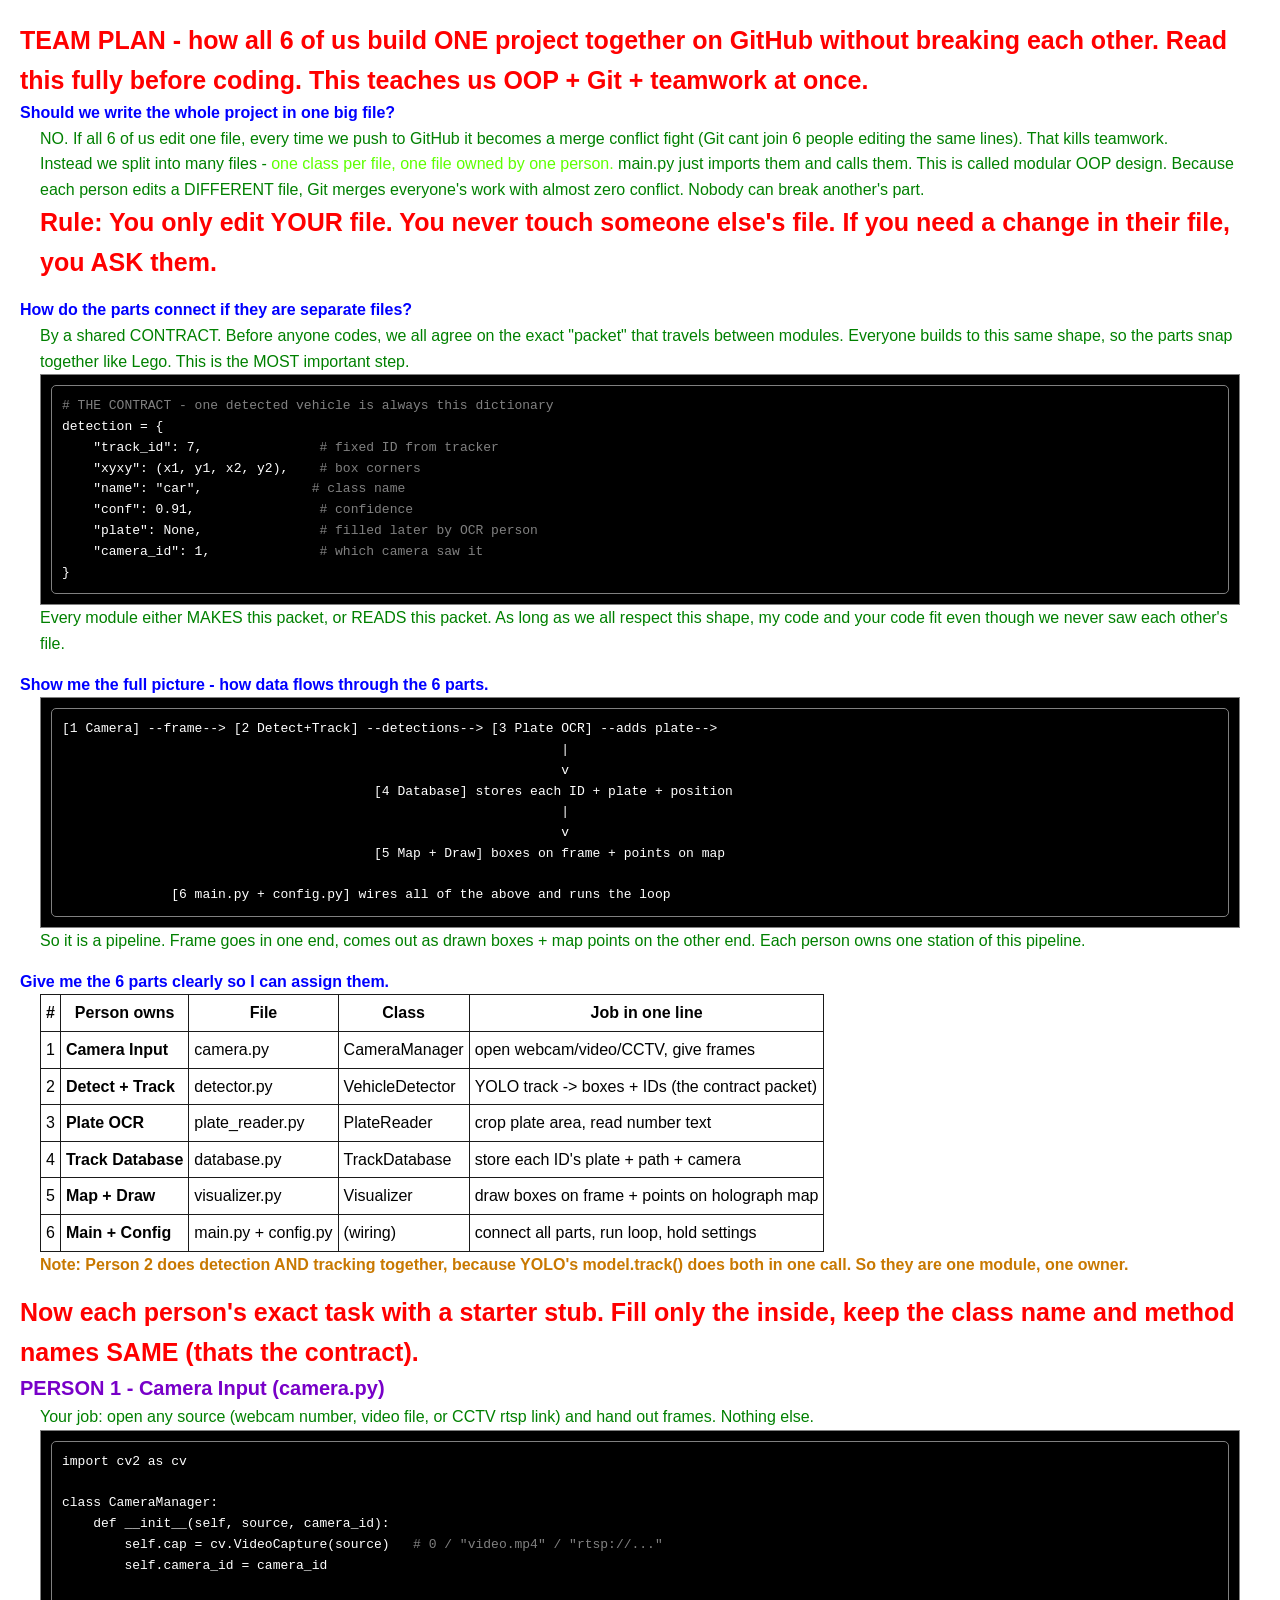
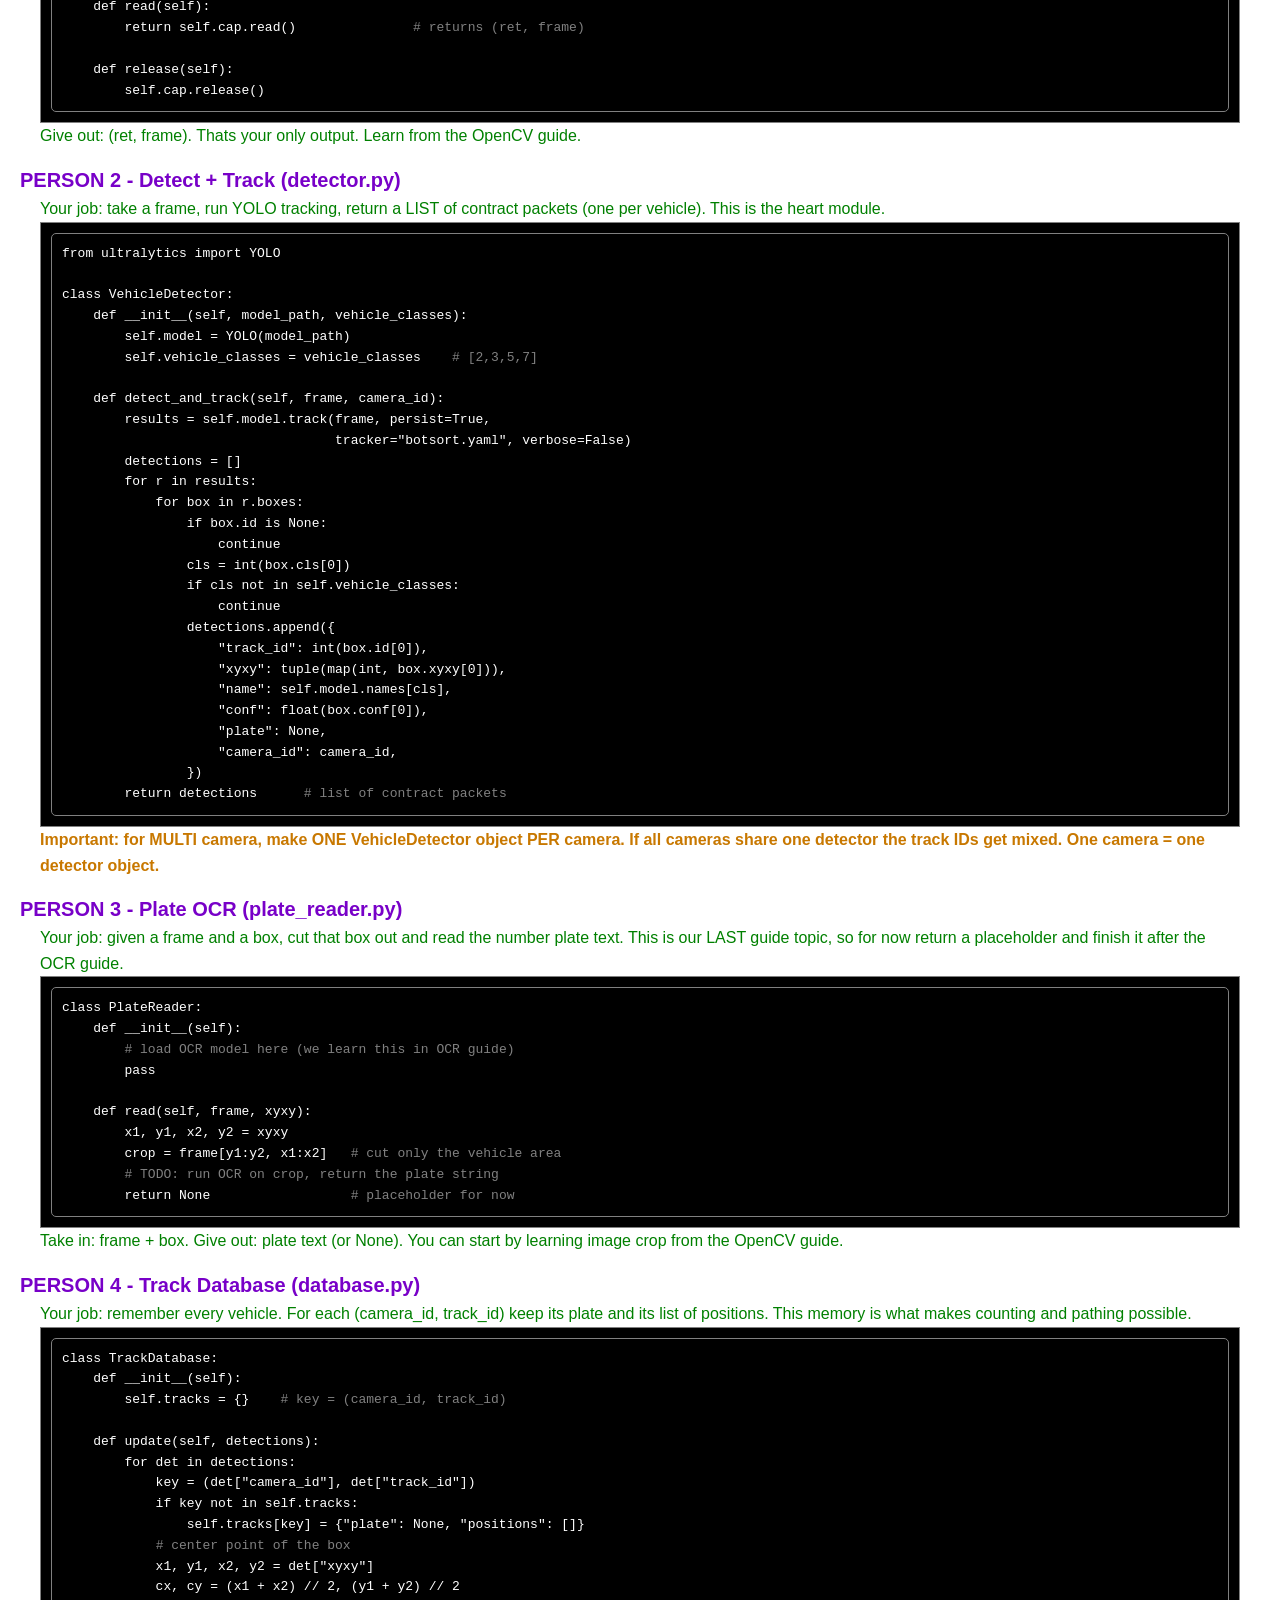
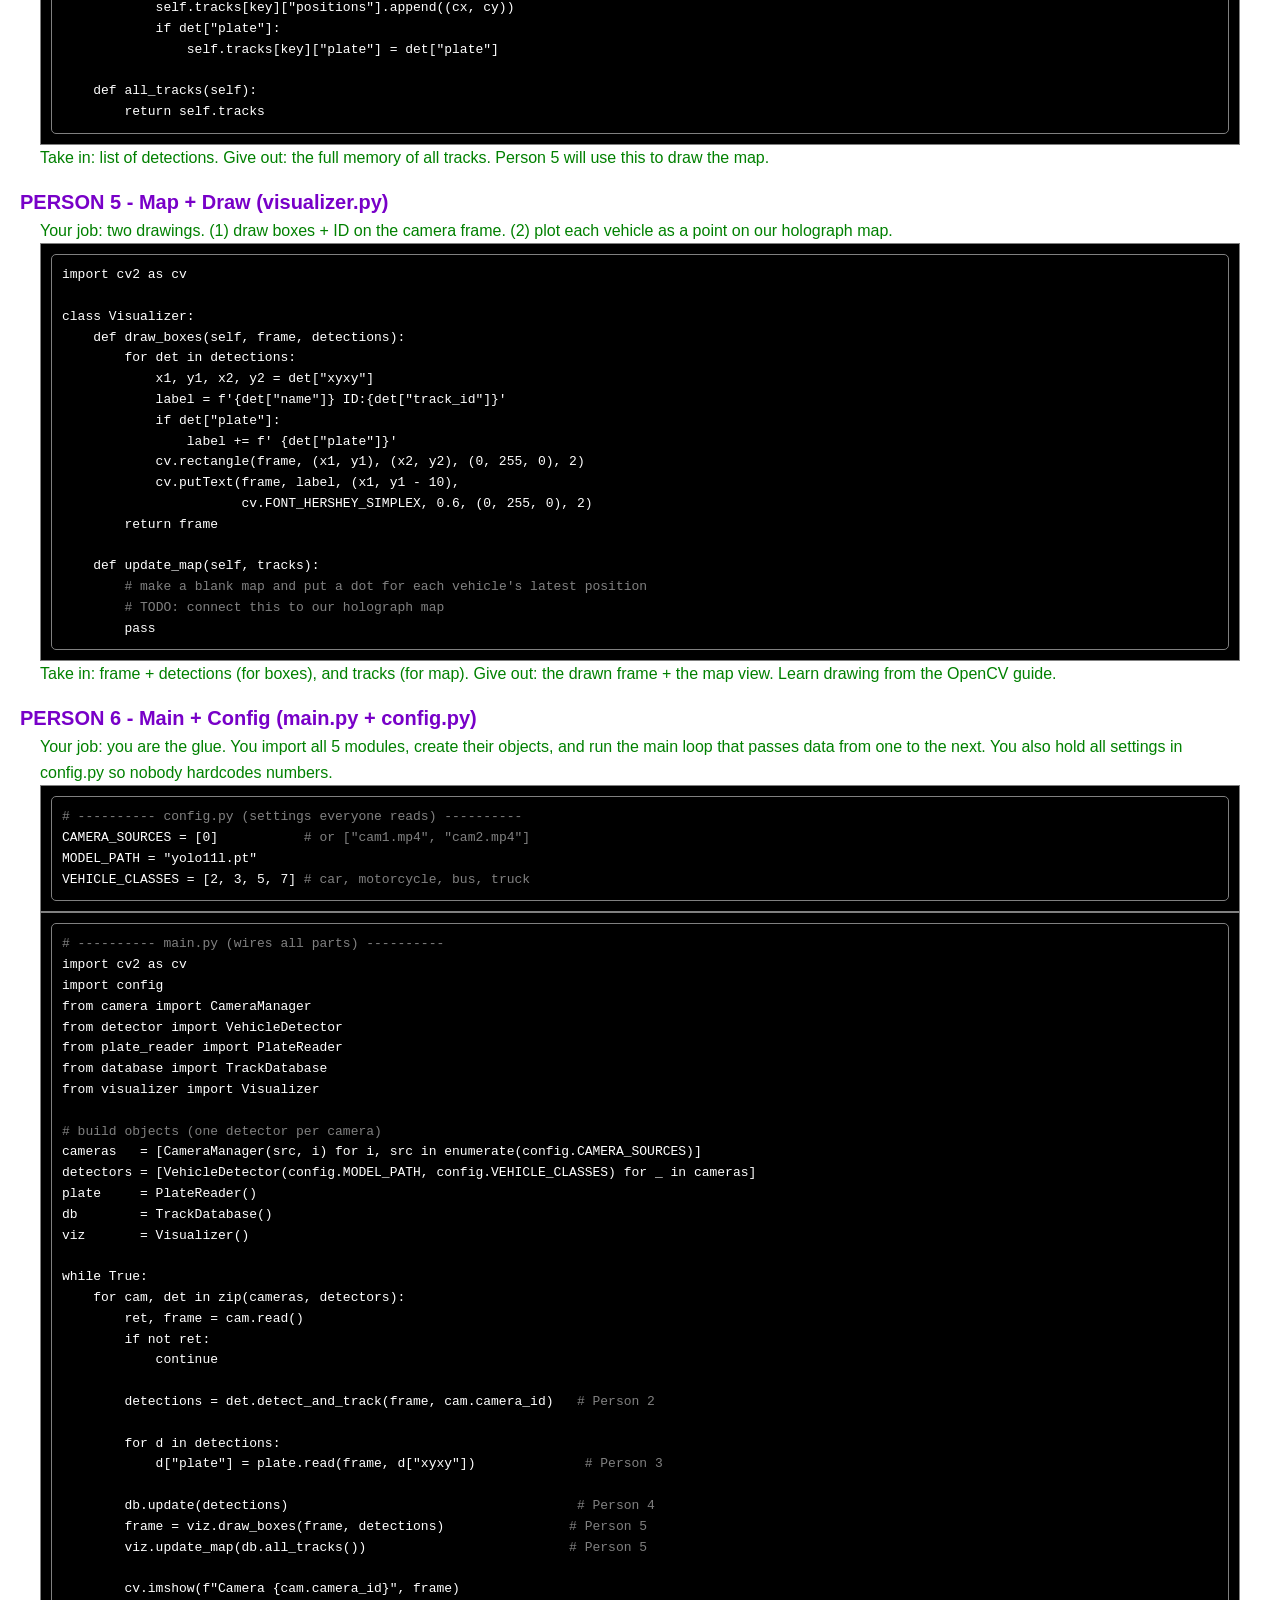
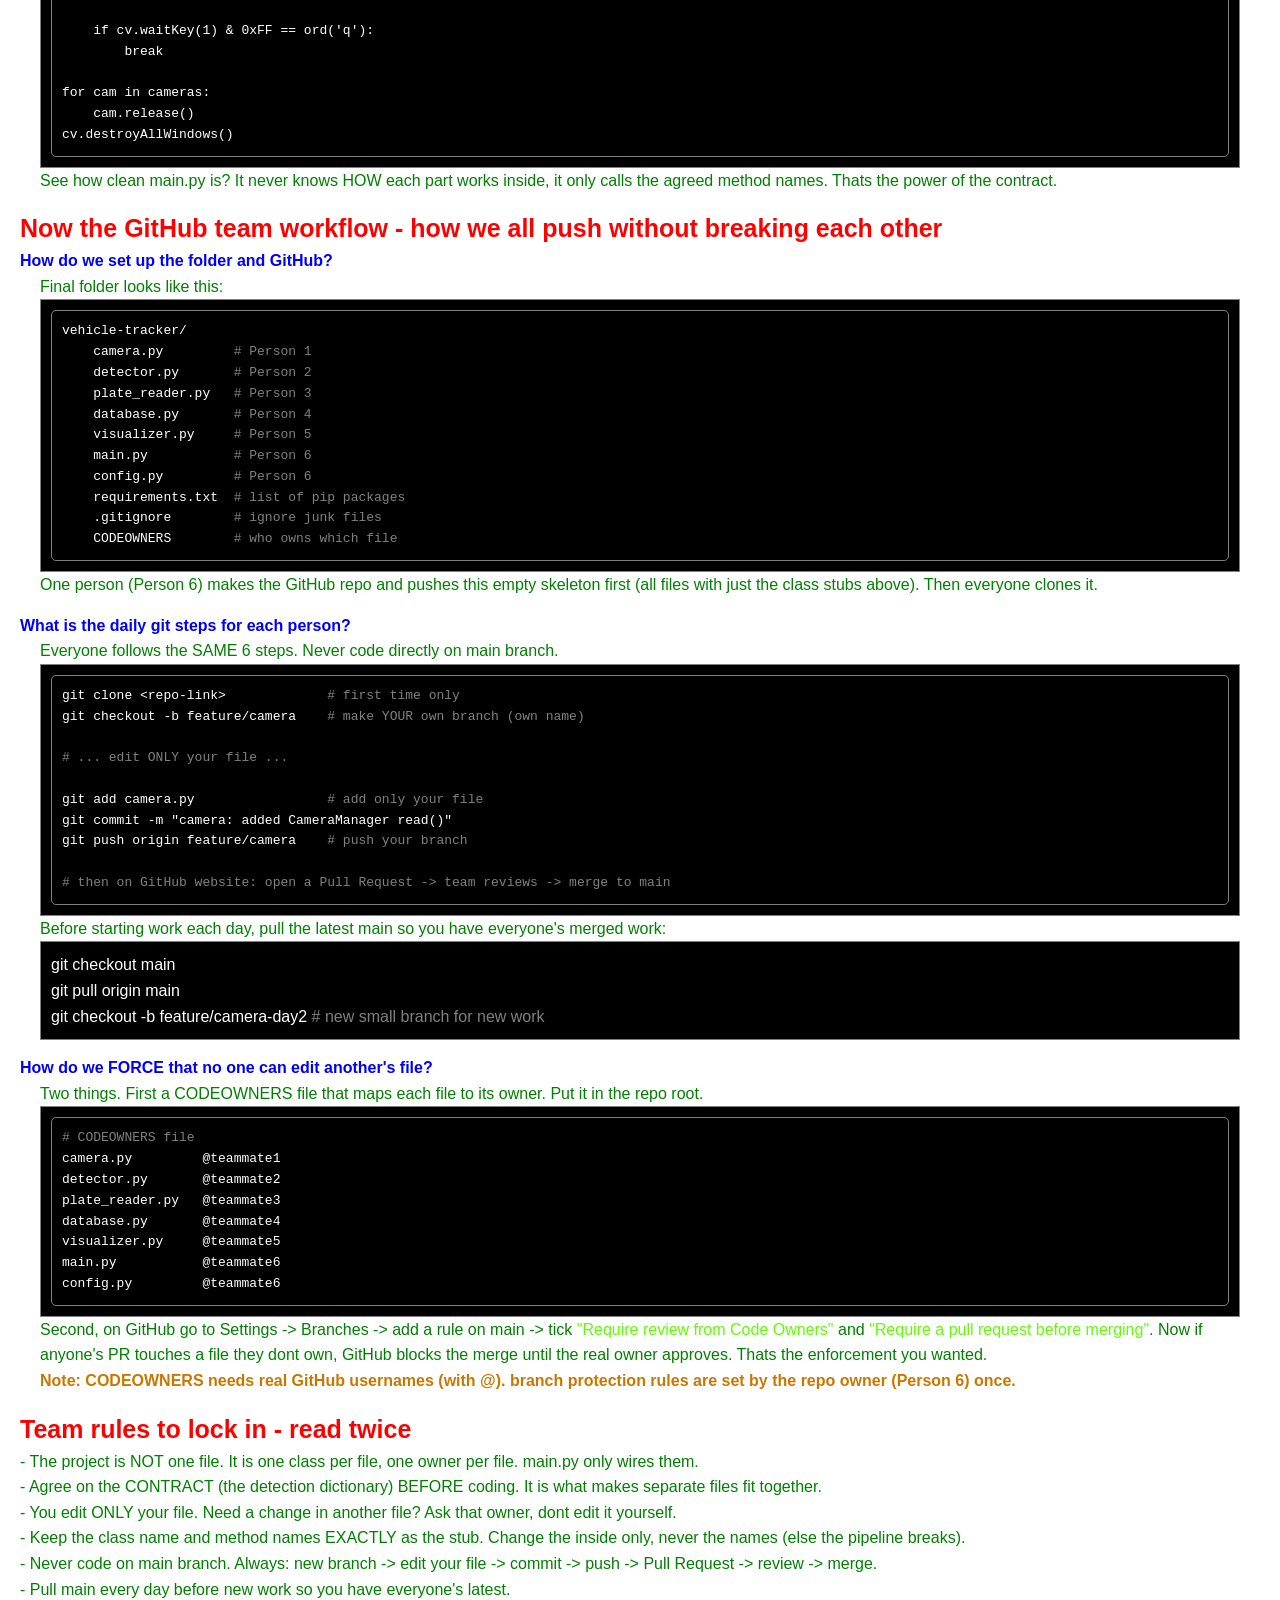
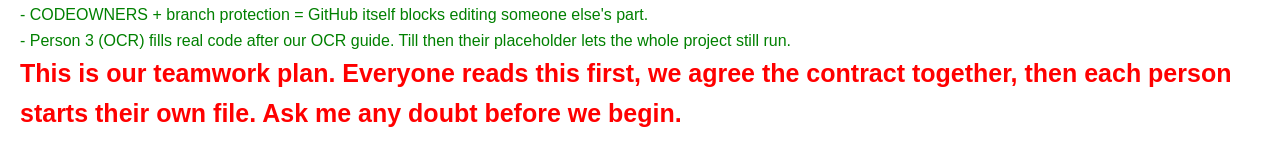
<file: docs/guides/team_architecture_guide.html>
<!DOCTYPE html>
<html lang="en">
<head>
    <meta charset="UTF-8">
    <meta name="viewport" content="width=device-width, initial-scale=1.0">
    <title>Team Architecture Guide</title>
    <style>
        *{
            padding: 0;
            margin: 0;
        }
        .data-rep{
            background-color: white;
            border-collapse: collapse;
        }
        .data-rep tr th,td{
            border: 1px solid rgb(26, 26, 26);
            padding: 5px;
        }
        body {
        font-family: Arial;
        line-height: 1.6;
        padding: 20px;
        }
        .comment{
            color: grey;
        }
        .bash{
            color: white;
            background-color: black;
            border: 1px solid grey;
            padding: 10px;
        }
        .chat {
        margin-bottom: 15px;
        padding: 0 20px;
        }
        .you {
        color: blue; font-weight: bold;
        }
        .guide {
        color: green;
        }
        .red{
            color: rgb(94, 255, 0);
        }
        .warning{
            color: rgb(255, 0, 0); font-weight: bold;
            font-size: 25px;
        }
        .note{
            color: rgb(200, 120, 0); font-weight: bold;
        }
        pre {
        padding: 10px;
        border-radius: 5px;
        }
        .person{
            color: rgb(120, 0, 200); font-weight: bold; font-size: 20px;
        }
    </style>
</head>
<body>

    <div class="warning">TEAM PLAN - how all 6 of us build ONE project together on GitHub without breaking each other. Read this fully before coding. This teaches us OOP + Git + teamwork at once.</div>

    <div class="you">Should we write the whole project in one big file?</div>
    <div class="chat">
        <div class="guide">NO. If all 6 of us edit one file, every time we push to GitHub it becomes a merge conflict fight (Git cant join 6 people editing the same lines). That kills teamwork.</div>
        <div class="guide">Instead we split into many files - <span class="red">one class per file, one file owned by one person.</span> main.py just imports them and calls them. This is called modular OOP design. Because each person edits a DIFFERENT file, Git merges everyone's work with almost zero conflict. Nobody can break another's part.</div>
        <div class="warning">Rule: You only edit YOUR file. You never touch someone else's file. If you need a change in their file, you ASK them.</div>
    </div>

    <div class="you">How do the parts connect if they are separate files?</div>
    <div class="chat">
        <div class="guide">By a shared CONTRACT. Before anyone codes, we all agree on the exact "packet" that travels between modules. Everyone builds to this same shape, so the parts snap together like Lego. This is the MOST important step.</div>
        <div class="bash">
            <pre class="bash">
<span class="comment"># THE CONTRACT - one detected vehicle is always this dictionary</span>
detection = {
    "track_id": 7,               <span class="comment"># fixed ID from tracker</span>
    "xyxy": (x1, y1, x2, y2),    <span class="comment"># box corners</span>
    "name": "car",              <span class="comment"># class name</span>
    "conf": 0.91,                <span class="comment"># confidence</span>
    "plate": None,               <span class="comment"># filled later by OCR person</span>
    "camera_id": 1,              <span class="comment"># which camera saw it</span>
}
</pre>
        </div>
        <div class="guide">Every module either MAKES this packet, or READS this packet. As long as we all respect this shape, my code and your code fit even though we never saw each other's file.</div>
    </div>

    <div class="you">Show me the full picture - how data flows through the 6 parts.</div>
    <div class="chat">
        <div class="bash">
            <pre class="bash">
[1 Camera] --frame--> [2 Detect+Track] --detections--> [3 Plate OCR] --adds plate-->
                                                                |
                                                                v
                                        [4 Database] stores each ID + plate + position
                                                                |
                                                                v
                                        [5 Map + Draw] boxes on frame + points on map

              [6 main.py + config.py] wires all of the above and runs the loop
</pre>
        </div>
        <div class="guide">So it is a pipeline. Frame goes in one end, comes out as drawn boxes + map points on the other end. Each person owns one station of this pipeline.</div>
    </div>

    <div class="you">Give me the 6 parts clearly so I can assign them.</div>
    <div class="chat">
        <table class="data-rep">
            <tr>
                <th>#</th>
                <th>Person owns</th>
                <th>File</th>
                <th>Class</th>
                <th>Job in one line</th>
            </tr>
            <tr>
                <td>1</td>
                <td><b>Camera Input</b></td>
                <td>camera.py</td>
                <td>CameraManager</td>
                <td>open webcam/video/CCTV, give frames</td>
            </tr>
            <tr>
                <td>2</td>
                <td><b>Detect + Track</b></td>
                <td>detector.py</td>
                <td>VehicleDetector</td>
                <td>YOLO track -> boxes + IDs (the contract packet)</td>
            </tr>
            <tr>
                <td>3</td>
                <td><b>Plate OCR</b></td>
                <td>plate_reader.py</td>
                <td>PlateReader</td>
                <td>crop plate area, read number text</td>
            </tr>
            <tr>
                <td>4</td>
                <td><b>Track Database</b></td>
                <td>database.py</td>
                <td>TrackDatabase</td>
                <td>store each ID's plate + path + camera</td>
            </tr>
            <tr>
                <td>5</td>
                <td><b>Map + Draw</b></td>
                <td>visualizer.py</td>
                <td>Visualizer</td>
                <td>draw boxes on frame + points on holograph map</td>
            </tr>
            <tr>
                <td>6</td>
                <td><b>Main + Config</b></td>
                <td>main.py + config.py</td>
                <td>(wiring)</td>
                <td>connect all parts, run loop, hold settings</td>
            </tr>
        </table>
        <div class="note">Note: Person 2 does detection AND tracking together, because YOLO's model.track() does both in one call. So they are one module, one owner.</div>
    </div>

    <div class="warning">Now each person's exact task with a starter stub. Fill only the inside, keep the class name and method names SAME (thats the contract).</div>

    <div class="person">PERSON 1 - Camera Input (camera.py)</div>
    <div class="chat">
        <div class="guide">Your job: open any source (webcam number, video file, or CCTV rtsp link) and hand out frames. Nothing else.</div>
        <div class="bash">
            <pre class="bash">
import cv2 as cv

class CameraManager:
    def __init__(self, source, camera_id):
        self.cap = cv.VideoCapture(source)   <span class="comment"># 0 / "video.mp4" / "rtsp://..."</span>
        self.camera_id = camera_id

    def read(self):
        return self.cap.read()               <span class="comment"># returns (ret, frame)</span>

    def release(self):
        self.cap.release()
</pre>
        </div>
        <div class="guide">Give out: (ret, frame). Thats your only output. Learn from the OpenCV guide.</div>
    </div>

    <div class="person">PERSON 2 - Detect + Track (detector.py)</div>
    <div class="chat">
        <div class="guide">Your job: take a frame, run YOLO tracking, return a LIST of contract packets (one per vehicle). This is the heart module.</div>
        <div class="bash">
            <pre class="bash">
from ultralytics import YOLO

class VehicleDetector:
    def __init__(self, model_path, vehicle_classes):
        self.model = YOLO(model_path)
        self.vehicle_classes = vehicle_classes    <span class="comment"># [2,3,5,7]</span>

    def detect_and_track(self, frame, camera_id):
        results = self.model.track(frame, persist=True,
                                   tracker="botsort.yaml", verbose=False)
        detections = []
        for r in results:
            for box in r.boxes:
                if box.id is None:
                    continue
                cls = int(box.cls[0])
                if cls not in self.vehicle_classes:
                    continue
                detections.append({
                    "track_id": int(box.id[0]),
                    "xyxy": tuple(map(int, box.xyxy[0])),
                    "name": self.model.names[cls],
                    "conf": float(box.conf[0]),
                    "plate": None,
                    "camera_id": camera_id,
                })
        return detections      <span class="comment"># list of contract packets</span>
</pre>
        </div>
        <div class="note">Important: for MULTI camera, make ONE VehicleDetector object PER camera. If all cameras share one detector the track IDs get mixed. One camera = one detector object.</div>
    </div>

    <div class="person">PERSON 3 - Plate OCR (plate_reader.py)</div>
    <div class="chat">
        <div class="guide">Your job: given a frame and a box, cut that box out and read the number plate text. This is our LAST guide topic, so for now return a placeholder and finish it after the OCR guide.</div>
        <div class="bash">
            <pre class="bash">
class PlateReader:
    def __init__(self):
        <span class="comment"># load OCR model here (we learn this in OCR guide)</span>
        pass

    def read(self, frame, xyxy):
        x1, y1, x2, y2 = xyxy
        crop = frame[y1:y2, x1:x2]   <span class="comment"># cut only the vehicle area</span>
        <span class="comment"># TODO: run OCR on crop, return the plate string</span>
        return None                  <span class="comment"># placeholder for now</span>
</pre>
        </div>
        <div class="guide">Take in: frame + box. Give out: plate text (or None). You can start by learning image crop from the OpenCV guide.</div>
    </div>

    <div class="person">PERSON 4 - Track Database (database.py)</div>
    <div class="chat">
        <div class="guide">Your job: remember every vehicle. For each (camera_id, track_id) keep its plate and its list of positions. This memory is what makes counting and pathing possible.</div>
        <div class="bash">
            <pre class="bash">
class TrackDatabase:
    def __init__(self):
        self.tracks = {}    <span class="comment"># key = (camera_id, track_id)</span>

    def update(self, detections):
        for det in detections:
            key = (det["camera_id"], det["track_id"])
            if key not in self.tracks:
                self.tracks[key] = {"plate": None, "positions": []}
            <span class="comment"># center point of the box</span>
            x1, y1, x2, y2 = det["xyxy"]
            cx, cy = (x1 + x2) // 2, (y1 + y2) // 2
            self.tracks[key]["positions"].append((cx, cy))
            if det["plate"]:
                self.tracks[key]["plate"] = det["plate"]

    def all_tracks(self):
        return self.tracks
</pre>
        </div>
        <div class="guide">Take in: list of detections. Give out: the full memory of all tracks. Person 5 will use this to draw the map.</div>
    </div>

    <div class="person">PERSON 5 - Map + Draw (visualizer.py)</div>
    <div class="chat">
        <div class="guide">Your job: two drawings. (1) draw boxes + ID on the camera frame. (2) plot each vehicle as a point on our holograph map.</div>
        <div class="bash">
            <pre class="bash">
import cv2 as cv

class Visualizer:
    def draw_boxes(self, frame, detections):
        for det in detections:
            x1, y1, x2, y2 = det["xyxy"]
            label = f'{det["name"]} ID:{det["track_id"]}'
            if det["plate"]:
                label += f' {det["plate"]}'
            cv.rectangle(frame, (x1, y1), (x2, y2), (0, 255, 0), 2)
            cv.putText(frame, label, (x1, y1 - 10),
                       cv.FONT_HERSHEY_SIMPLEX, 0.6, (0, 255, 0), 2)
        return frame

    def update_map(self, tracks):
        <span class="comment"># make a blank map and put a dot for each vehicle's latest position</span>
        <span class="comment"># TODO: connect this to our holograph map</span>
        pass
</pre>
        </div>
        <div class="guide">Take in: frame + detections (for boxes), and tracks (for map). Give out: the drawn frame + the map view. Learn drawing from the OpenCV guide.</div>
    </div>

    <div class="person">PERSON 6 - Main + Config (main.py + config.py)</div>
    <div class="chat">
        <div class="guide">Your job: you are the glue. You import all 5 modules, create their objects, and run the main loop that passes data from one to the next. You also hold all settings in config.py so nobody hardcodes numbers.</div>
        <div class="bash">
            <pre class="bash">
<span class="comment"># ---------- config.py (settings everyone reads) ----------</span>
CAMERA_SOURCES = [0]           <span class="comment"># or ["cam1.mp4", "cam2.mp4"]</span>
MODEL_PATH = "yolo11l.pt"
VEHICLE_CLASSES = [2, 3, 5, 7] <span class="comment"># car, motorcycle, bus, truck</span>
</pre>
        </div>
        <div class="bash">
            <pre class="bash">
<span class="comment"># ---------- main.py (wires all parts) ----------</span>
import cv2 as cv
import config
from camera import CameraManager
from detector import VehicleDetector
from plate_reader import PlateReader
from database import TrackDatabase
from visualizer import Visualizer

<span class="comment"># build objects (one detector per camera)</span>
cameras   = [CameraManager(src, i) for i, src in enumerate(config.CAMERA_SOURCES)]
detectors = [VehicleDetector(config.MODEL_PATH, config.VEHICLE_CLASSES) for _ in cameras]
plate     = PlateReader()
db        = TrackDatabase()
viz       = Visualizer()

while True:
    for cam, det in zip(cameras, detectors):
        ret, frame = cam.read()
        if not ret:
            continue

        detections = det.detect_and_track(frame, cam.camera_id)   <span class="comment"># Person 2</span>

        for d in detections:
            d["plate"] = plate.read(frame, d["xyxy"])              <span class="comment"># Person 3</span>

        db.update(detections)                                     <span class="comment"># Person 4</span>
        frame = viz.draw_boxes(frame, detections)                <span class="comment"># Person 5</span>
        viz.update_map(db.all_tracks())                          <span class="comment"># Person 5</span>

        cv.imshow(f"Camera {cam.camera_id}", frame)

    if cv.waitKey(1) & 0xFF == ord('q'):
        break

for cam in cameras:
    cam.release()
cv.destroyAllWindows()
</pre>
        </div>
        <div class="guide">See how clean main.py is? It never knows HOW each part works inside, it only calls the agreed method names. Thats the power of the contract.</div>
    </div>

    <div class="warning">Now the GitHub team workflow - how we all push without breaking each other</div>

    <div class="you">How do we set up the folder and GitHub?</div>
    <div class="chat">
        <div class="guide">Final folder looks like this:</div>
        <div class="bash">
            <pre class="bash">
vehicle-tracker/
    camera.py         <span class="comment"># Person 1</span>
    detector.py       <span class="comment"># Person 2</span>
    plate_reader.py   <span class="comment"># Person 3</span>
    database.py       <span class="comment"># Person 4</span>
    visualizer.py     <span class="comment"># Person 5</span>
    main.py           <span class="comment"># Person 6</span>
    config.py         <span class="comment"># Person 6</span>
    requirements.txt  <span class="comment"># list of pip packages</span>
    .gitignore        <span class="comment"># ignore junk files</span>
    CODEOWNERS        <span class="comment"># who owns which file</span>
</pre>
        </div>
        <div class="guide">One person (Person 6) makes the GitHub repo and pushes this empty skeleton first (all files with just the class stubs above). Then everyone clones it.</div>
    </div>

    <div class="you">What is the daily git steps for each person?</div>
    <div class="chat">
        <div class="guide">Everyone follows the SAME 6 steps. Never code directly on main branch.</div>
        <div class="bash">
            <pre class="bash">
git clone &lt;repo-link&gt;             <span class="comment"># first time only</span>
git checkout -b feature/camera    <span class="comment"># make YOUR own branch (own name)</span>

<span class="comment"># ... edit ONLY your file ...</span>

git add camera.py                 <span class="comment"># add only your file</span>
git commit -m "camera: added CameraManager read()"
git push origin feature/camera    <span class="comment"># push your branch</span>

<span class="comment"># then on GitHub website: open a Pull Request -> team reviews -> merge to main</span>
</pre>
        </div>
        <div class="guide">Before starting work each day, pull the latest main so you have everyone's merged work:</div>
        <div class="bash">
            <p>git checkout main</p>
            <p>git pull origin main</p>
            <p>git checkout -b feature/camera-day2 <span class="comment"># new small branch for new work</span></p>
        </div>
    </div>

    <div class="you">How do we FORCE that no one can edit another's file?</div>
    <div class="chat">
        <div class="guide">Two things. First a CODEOWNERS file that maps each file to its owner. Put it in the repo root.</div>
        <div class="bash">
            <pre class="bash">
<span class="comment"># CODEOWNERS file</span>
camera.py         @teammate1
detector.py       @teammate2
plate_reader.py   @teammate3
database.py       @teammate4
visualizer.py     @teammate5
main.py           @teammate6
config.py         @teammate6
</pre>
        </div>
        <div class="guide">Second, on GitHub go to Settings -> Branches -> add a rule on main -> tick <span class="red">"Require review from Code Owners"</span> and <span class="red">"Require a pull request before merging"</span>. Now if anyone's PR touches a file they dont own, GitHub blocks the merge until the real owner approves. Thats the enforcement you wanted.</div>
        <div class="note">Note: CODEOWNERS needs real GitHub usernames (with @). branch protection rules are set by the repo owner (Person 6) once.</div>
    </div>

    <div class="warning">Team rules to lock in - read twice</div>
    <div class="guide">
        - The project is NOT one file. It is one class per file, one owner per file. main.py only wires them. <br>
        - Agree on the CONTRACT (the detection dictionary) BEFORE coding. It is what makes separate files fit together. <br>
        - You edit ONLY your file. Need a change in another file? Ask that owner, dont edit it yourself. <br>
        - Keep the class name and method names EXACTLY as the stub. Change the inside only, never the names (else the pipeline breaks). <br>
        - Never code on main branch. Always: new branch -> edit your file -> commit -> push -> Pull Request -> review -> merge. <br>
        - Pull main every day before new work so you have everyone's latest. <br>
        - CODEOWNERS + branch protection = GitHub itself blocks editing someone else's part. <br>
        - Person 3 (OCR) fills real code after our OCR guide. Till then their placeholder lets the whole project still run. <br>
    </div>

    <div class="warning">This is our teamwork plan. Everyone reads this first, we agree the contract together, then each person starts their own file. Ask me any doubt before we begin.</div>

</body>
</html>
</file>
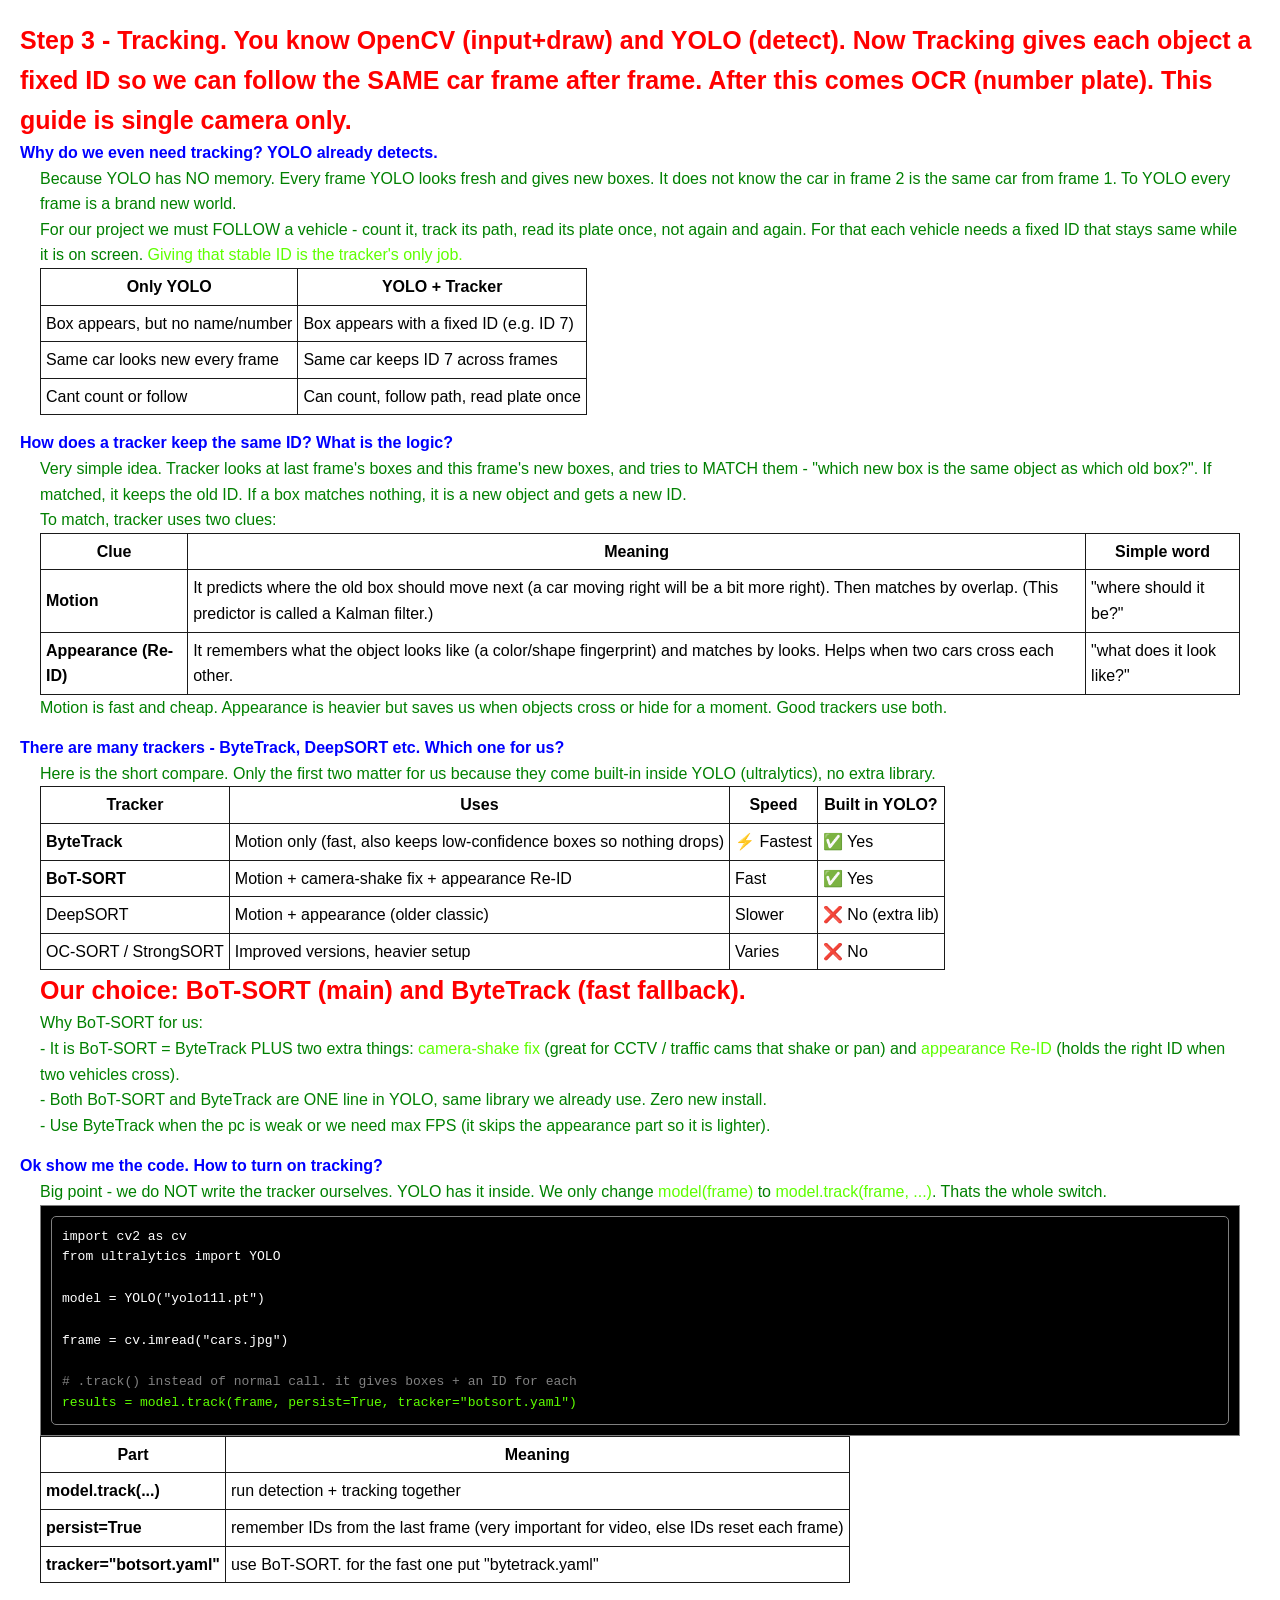
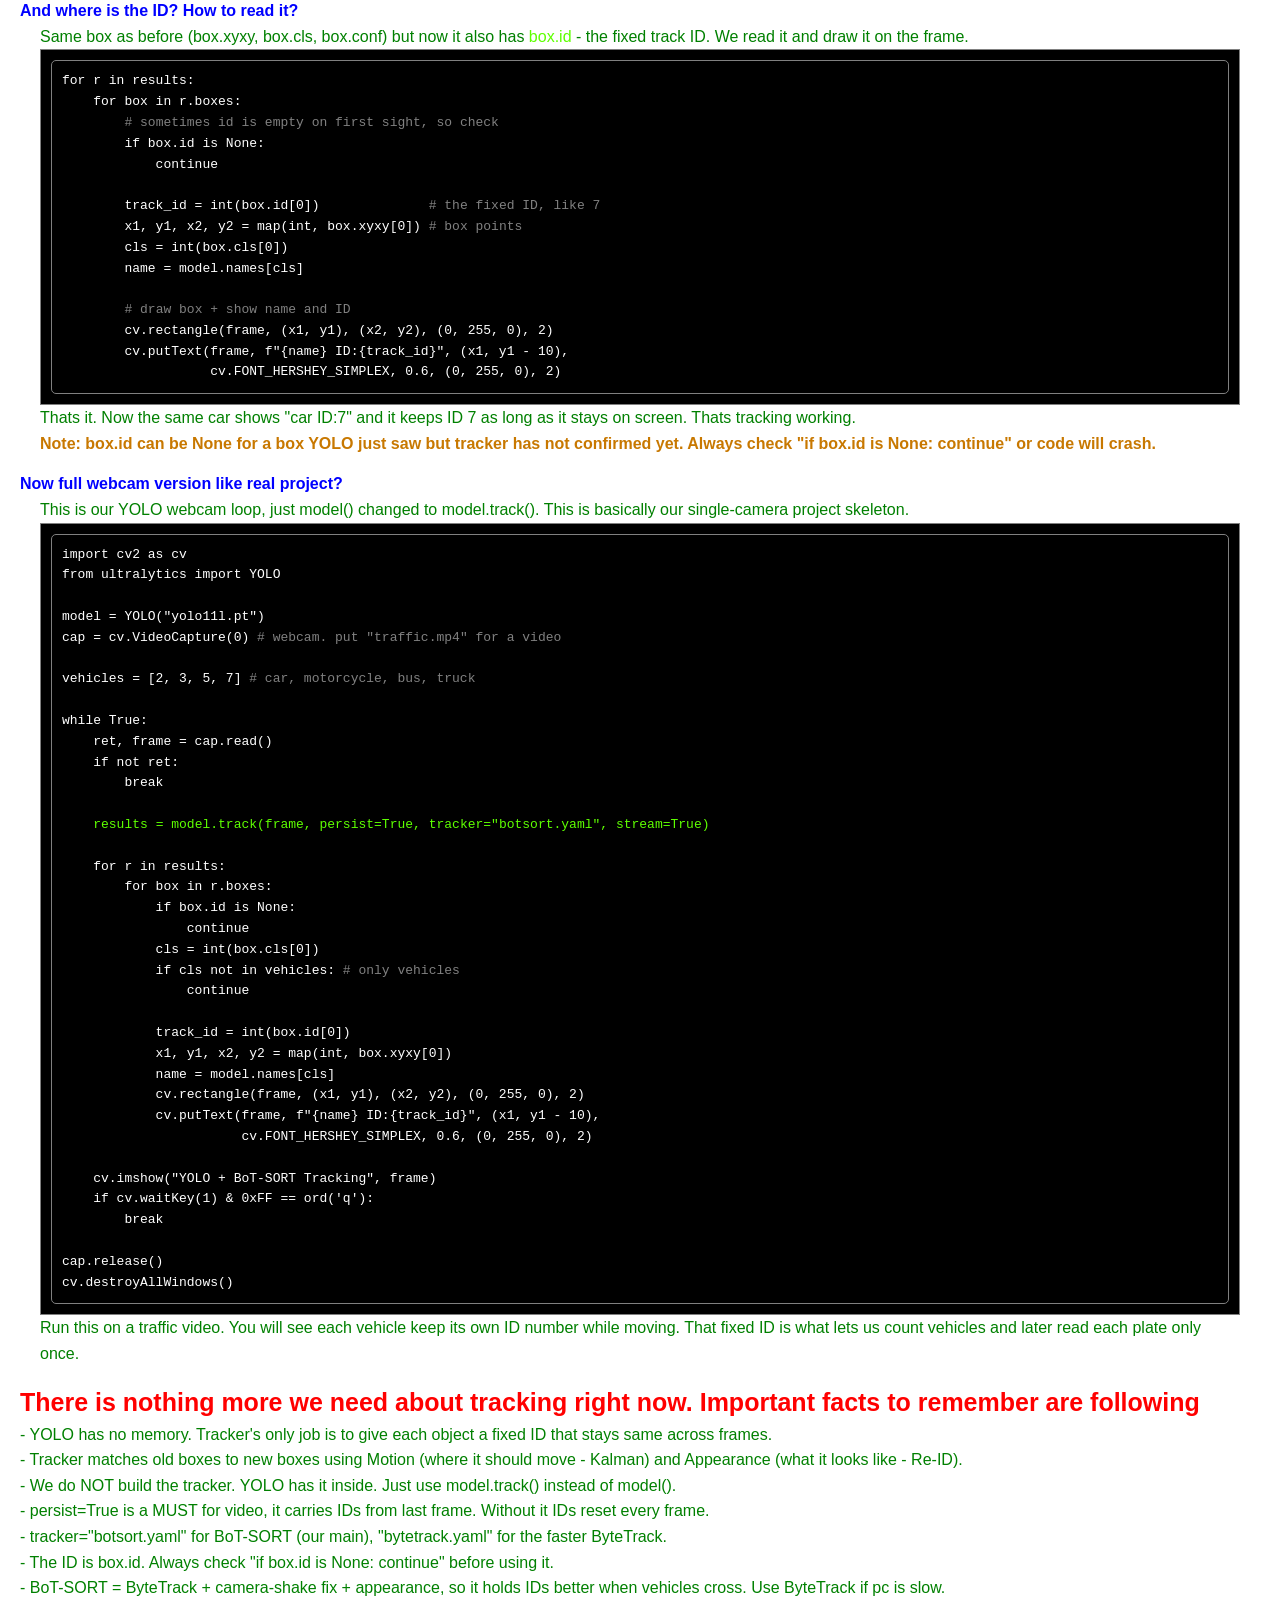
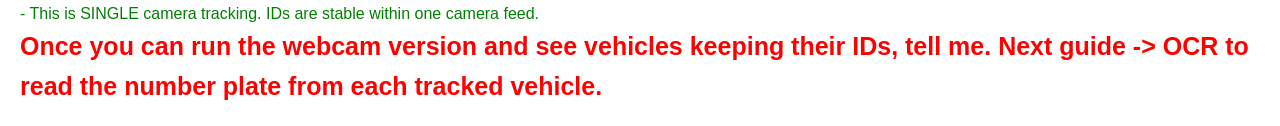
<file: docs/guides/tracking_guide.html>
<!DOCTYPE html>
<html lang="en">
<head>
    <meta charset="UTF-8">
    <meta name="viewport" content="width=device-width, initial-scale=1.0">
    <title>Tracking Guide</title>
    <style>
        *{
            padding: 0;
            margin: 0;
        }
        .data-rep{
            background-color: white;
            border-collapse: collapse;
        }
        .data-rep tr th,td{
            border: 1px solid rgb(26, 26, 26);
            padding: 5px;
        }
        body {
        font-family: Arial;
        line-height: 1.6;
        padding: 20px;
        }
        .comment{
            color: grey;
        }
        .bash{
            color: white;
            background-color: black;
            border: 1px solid grey;
            padding: 10px;
        }
        .chat {
        margin-bottom: 15px;
        padding: 0 20px;
        }
        .you {
        color: blue; font-weight: bold;
        }
        .guide {
        color: green;
        }
        .red{
            color: rgb(94, 255, 0);
        }
        .warning{
            color: rgb(255, 0, 0); font-weight: bold;
            font-size: 25px;
        }
        .note{
            color: rgb(200, 120, 0); font-weight: bold;
        }
        pre {
        padding: 10px;
        border-radius: 5px;
        }
    </style>
</head>
<body>

    <div class="warning">Step 3 - Tracking. You know OpenCV (input+draw) and YOLO (detect). Now Tracking gives each object a fixed ID so we can follow the SAME car frame after frame. After this comes OCR (number plate). This guide is single camera only.</div>

    <div class="you">Why do we even need tracking? YOLO already detects.</div>
    <div class="chat">
        <div class="guide">Because YOLO has NO memory. Every frame YOLO looks fresh and gives new boxes. It does not know the car in frame 2 is the same car from frame 1. To YOLO every frame is a brand new world.</div>
        <div class="guide">For our project we must FOLLOW a vehicle - count it, track its path, read its plate once, not again and again. For that each vehicle needs a fixed ID that stays same while it is on screen. <span class="red">Giving that stable ID is the tracker's only job.</span></div>
        <table class="data-rep">
            <tr>
                <th>Only YOLO</th>
                <th>YOLO + Tracker</th>
            </tr>
            <tr>
                <td>Box appears, but no name/number</td>
                <td>Box appears with a fixed ID (e.g. ID 7)</td>
            </tr>
            <tr>
                <td>Same car looks new every frame</td>
                <td>Same car keeps ID 7 across frames</td>
            </tr>
            <tr>
                <td>Cant count or follow</td>
                <td>Can count, follow path, read plate once</td>
            </tr>
        </table>
    </div>

    <div class="you">How does a tracker keep the same ID? What is the logic?</div>
    <div class="chat">
        <div class="guide">Very simple idea. Tracker looks at last frame's boxes and this frame's new boxes, and tries to MATCH them - "which new box is the same object as which old box?". If matched, it keeps the old ID. If a box matches nothing, it is a new object and gets a new ID.</div>
        <div class="guide">To match, tracker uses two clues:</div>
        <table class="data-rep">
            <tr>
                <th>Clue</th>
                <th>Meaning</th>
                <th>Simple word</th>
            </tr>
            <tr>
                <td><b>Motion</b></td>
                <td>It predicts where the old box should move next (a car moving right will be a bit more right). Then matches by overlap. (This predictor is called a Kalman filter.)</td>
                <td>"where should it be?"</td>
            </tr>
            <tr>
                <td><b>Appearance (Re-ID)</b></td>
                <td>It remembers what the object looks like (a color/shape fingerprint) and matches by looks. Helps when two cars cross each other.</td>
                <td>"what does it look like?"</td>
            </tr>
        </table>
        <div class="guide">Motion is fast and cheap. Appearance is heavier but saves us when objects cross or hide for a moment. Good trackers use both.</div>
    </div>

    <div class="you">There are many trackers - ByteTrack, DeepSORT etc. Which one for us?</div>
    <div class="chat">
        <div class="guide">Here is the short compare. Only the first two matter for us because they come built-in inside YOLO (ultralytics), no extra library.</div>
        <table class="data-rep">
            <tr>
                <th>Tracker</th>
                <th>Uses</th>
                <th>Speed</th>
                <th>Built in YOLO?</th>
            </tr>
            <tr>
                <td><b>ByteTrack</b></td>
                <td>Motion only (fast, also keeps low-confidence boxes so nothing drops)</td>
                <td>⚡ Fastest</td>
                <td>✅ Yes</td>
            </tr>
            <tr>
                <td><b>BoT-SORT</b></td>
                <td>Motion + camera-shake fix + appearance Re-ID</td>
                <td>Fast</td>
                <td>✅ Yes</td>
            </tr>
            <tr>
                <td>DeepSORT</td>
                <td>Motion + appearance (older classic)</td>
                <td>Slower</td>
                <td>❌ No (extra lib)</td>
            </tr>
            <tr>
                <td>OC-SORT / StrongSORT</td>
                <td>Improved versions, heavier setup</td>
                <td>Varies</td>
                <td>❌ No</td>
            </tr>
        </table>
        <div class="warning">Our choice: BoT-SORT (main) and ByteTrack (fast fallback).</div>
        <div class="guide">Why BoT-SORT for us:</div>
        <div class="guide">
            - It is BoT-SORT = ByteTrack PLUS two extra things: <span class="red">camera-shake fix</span> (great for CCTV / traffic cams that shake or pan) and <span class="red">appearance Re-ID</span> (holds the right ID when two vehicles cross). <br>
            - Both BoT-SORT and ByteTrack are ONE line in YOLO, same library we already use. Zero new install. <br>
            - Use ByteTrack when the pc is weak or we need max FPS (it skips the appearance part so it is lighter). <br>
        </div>
    </div>

    <div class="you">Ok show me the code. How to turn on tracking?</div>
    <div class="chat">
        <div class="guide">Big point - we do NOT write the tracker ourselves. YOLO has it inside. We only change <span class="red">model(frame)</span> to <span class="red">model.track(frame, ...)</span>. Thats the whole switch.</div>
        <div class="bash">
            <pre class="bash">
import cv2 as cv
from ultralytics import YOLO

model = YOLO("yolo11l.pt")

frame = cv.imread("cars.jpg")

<span class="comment"># .track() instead of normal call. it gives boxes + an ID for each</span>
<span class="red">results = model.track(frame, persist=True, tracker="botsort.yaml")</span>
</pre>
        </div>
        <table class="data-rep">
            <tr>
                <th>Part</th>
                <th>Meaning</th>
            </tr>
            <tr>
                <td><b>model.track(...)</b></td>
                <td>run detection + tracking together</td>
            </tr>
            <tr>
                <td><b>persist=True</b></td>
                <td>remember IDs from the last frame (very important for video, else IDs reset each frame)</td>
            </tr>
            <tr>
                <td><b>tracker="botsort.yaml"</b></td>
                <td>use BoT-SORT. for the fast one put "bytetrack.yaml"</td>
            </tr>
        </table>
    </div>

    <div class="you">And where is the ID? How to read it?</div>
    <div class="chat">
        <div class="guide">Same box as before (box.xyxy, box.cls, box.conf) but now it also has <span class="red">box.id</span> - the fixed track ID. We read it and draw it on the frame.</div>
        <div class="bash">
            <pre class="bash">
for r in results:
    for box in r.boxes:
        <span class="comment"># sometimes id is empty on first sight, so check</span>
        if box.id is None:
            continue

        track_id = int(box.id[0])              <span class="comment"># the fixed ID, like 7</span>
        x1, y1, x2, y2 = map(int, box.xyxy[0]) <span class="comment"># box points</span>
        cls = int(box.cls[0])
        name = model.names[cls]

        <span class="comment"># draw box + show name and ID</span>
        cv.rectangle(frame, (x1, y1), (x2, y2), (0, 255, 0), 2)
        cv.putText(frame, f"{name} ID:{track_id}", (x1, y1 - 10),
                   cv.FONT_HERSHEY_SIMPLEX, 0.6, (0, 255, 0), 2)
</pre>
        </div>
        <div class="guide">Thats it. Now the same car shows "car ID:7" and it keeps ID 7 as long as it stays on screen. Thats tracking working.</div>
        <div class="note">Note: box.id can be None for a box YOLO just saw but tracker has not confirmed yet. Always check "if box.id is None: continue" or code will crash.</div>
    </div>

    <div class="you">Now full webcam version like real project?</div>
    <div class="chat">
        <div class="guide">This is our YOLO webcam loop, just model() changed to model.track(). This is basically our single-camera project skeleton.</div>
        <div class="bash">
            <pre class="bash">
import cv2 as cv
from ultralytics import YOLO

model = YOLO("yolo11l.pt")
cap = cv.VideoCapture(0) <span class="comment"># webcam. put "traffic.mp4" for a video</span>

vehicles = [2, 3, 5, 7] <span class="comment"># car, motorcycle, bus, truck</span>

while True:
    ret, frame = cap.read()
    if not ret:
        break

    <span class="red">results = model.track(frame, persist=True, tracker="botsort.yaml", stream=True)</span>

    for r in results:
        for box in r.boxes:
            if box.id is None:
                continue
            cls = int(box.cls[0])
            if cls not in vehicles: <span class="comment"># only vehicles</span>
                continue

            track_id = int(box.id[0])
            x1, y1, x2, y2 = map(int, box.xyxy[0])
            name = model.names[cls]
            cv.rectangle(frame, (x1, y1), (x2, y2), (0, 255, 0), 2)
            cv.putText(frame, f"{name} ID:{track_id}", (x1, y1 - 10),
                       cv.FONT_HERSHEY_SIMPLEX, 0.6, (0, 255, 0), 2)

    cv.imshow("YOLO + BoT-SORT Tracking", frame)
    if cv.waitKey(1) & 0xFF == ord('q'):
        break

cap.release()
cv.destroyAllWindows()
</pre>
        </div>
        <div class="guide">Run this on a traffic video. You will see each vehicle keep its own ID number while moving. That fixed ID is what lets us count vehicles and later read each plate only once.</div>
    </div>

    <div class="warning">There is nothing more we need about tracking right now. Important facts to remember are following</div>
    <div class="guide">
        - YOLO has no memory. Tracker's only job is to give each object a fixed ID that stays same across frames. <br>
        - Tracker matches old boxes to new boxes using Motion (where it should move - Kalman) and Appearance (what it looks like - Re-ID). <br>
        - We do NOT build the tracker. YOLO has it inside. Just use model.track() instead of model(). <br>
        - persist=True is a MUST for video, it carries IDs from last frame. Without it IDs reset every frame. <br>
        - tracker="botsort.yaml" for BoT-SORT (our main), "bytetrack.yaml" for the faster ByteTrack. <br>
        - The ID is box.id. Always check "if box.id is None: continue" before using it. <br>
        - BoT-SORT = ByteTrack + camera-shake fix + appearance, so it holds IDs better when vehicles cross. Use ByteTrack if pc is slow. <br>
        - This is SINGLE camera tracking. IDs are stable within one camera feed. <br>
    </div>

    <div class="warning">Once you can run the webcam version and see vehicles keeping their IDs, tell me. Next guide -> OCR to read the number plate from each tracked vehicle.</div>

</body>
</html>
</file>
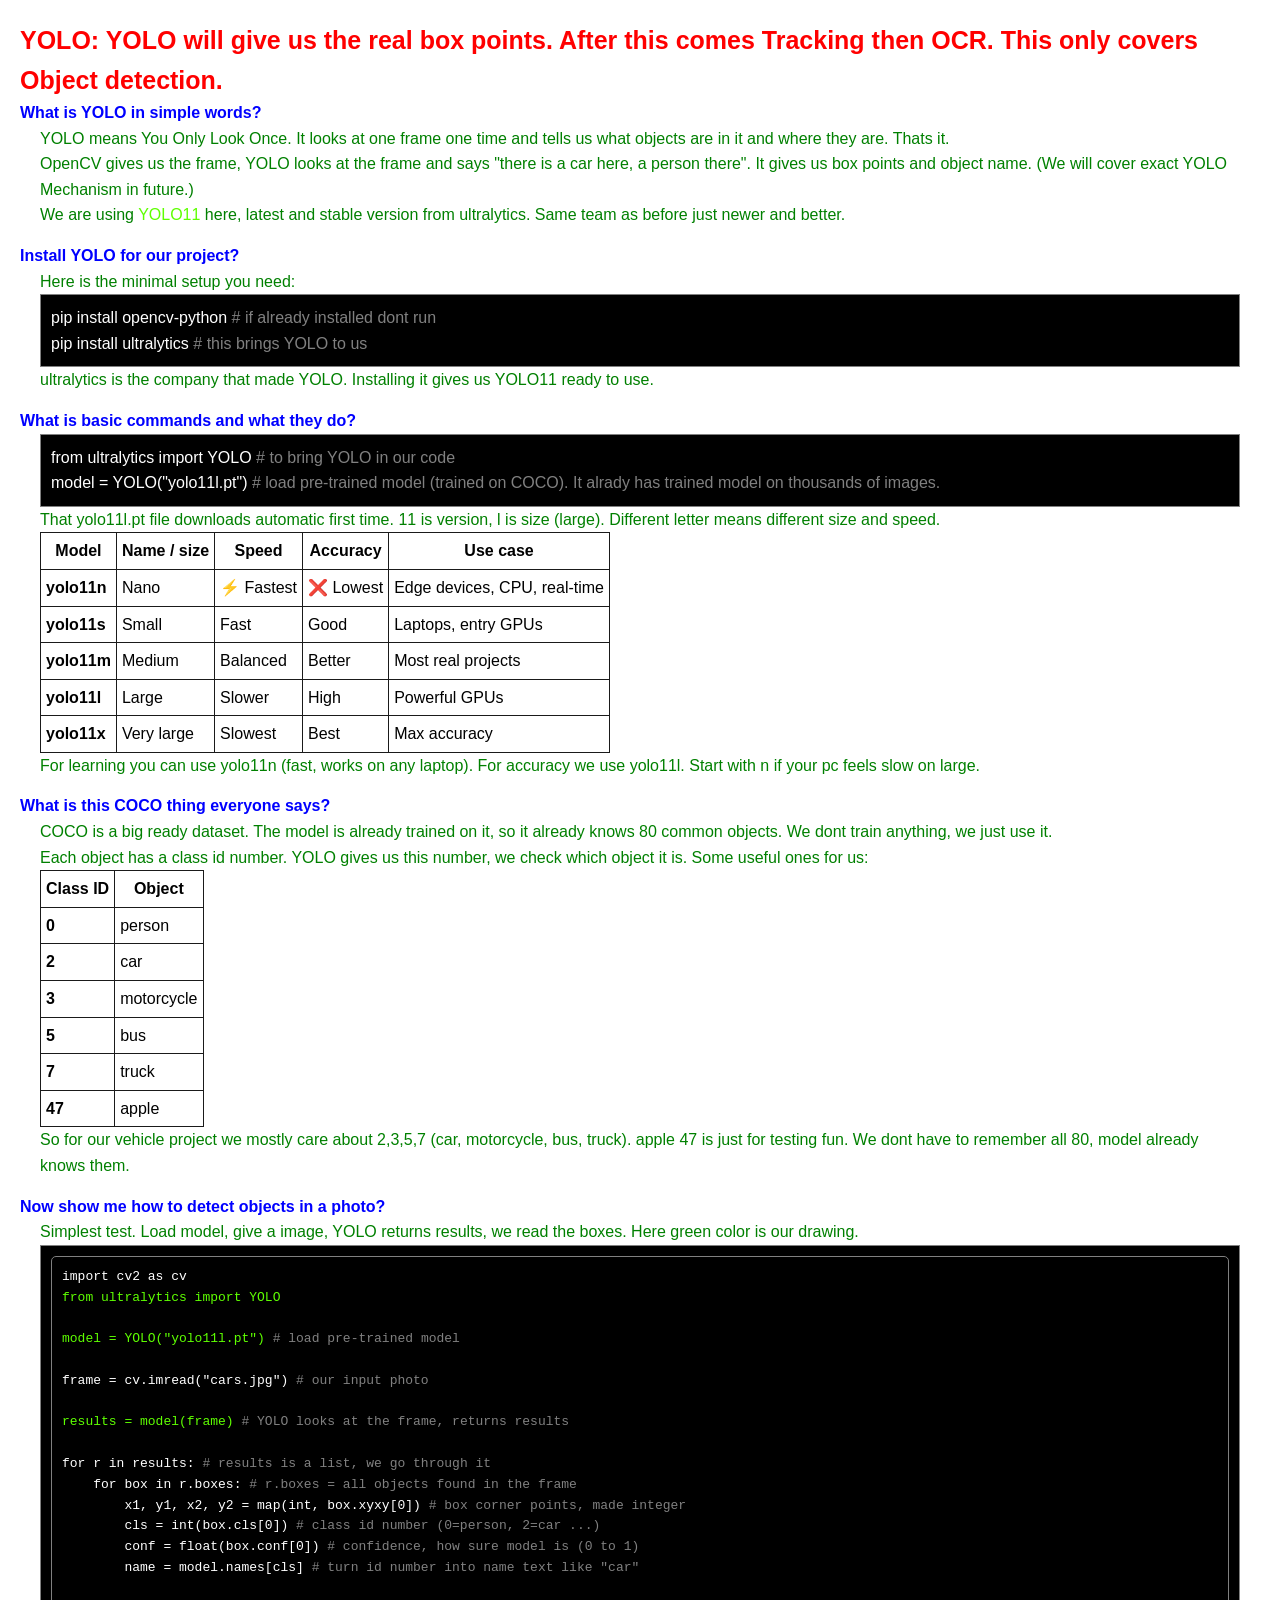
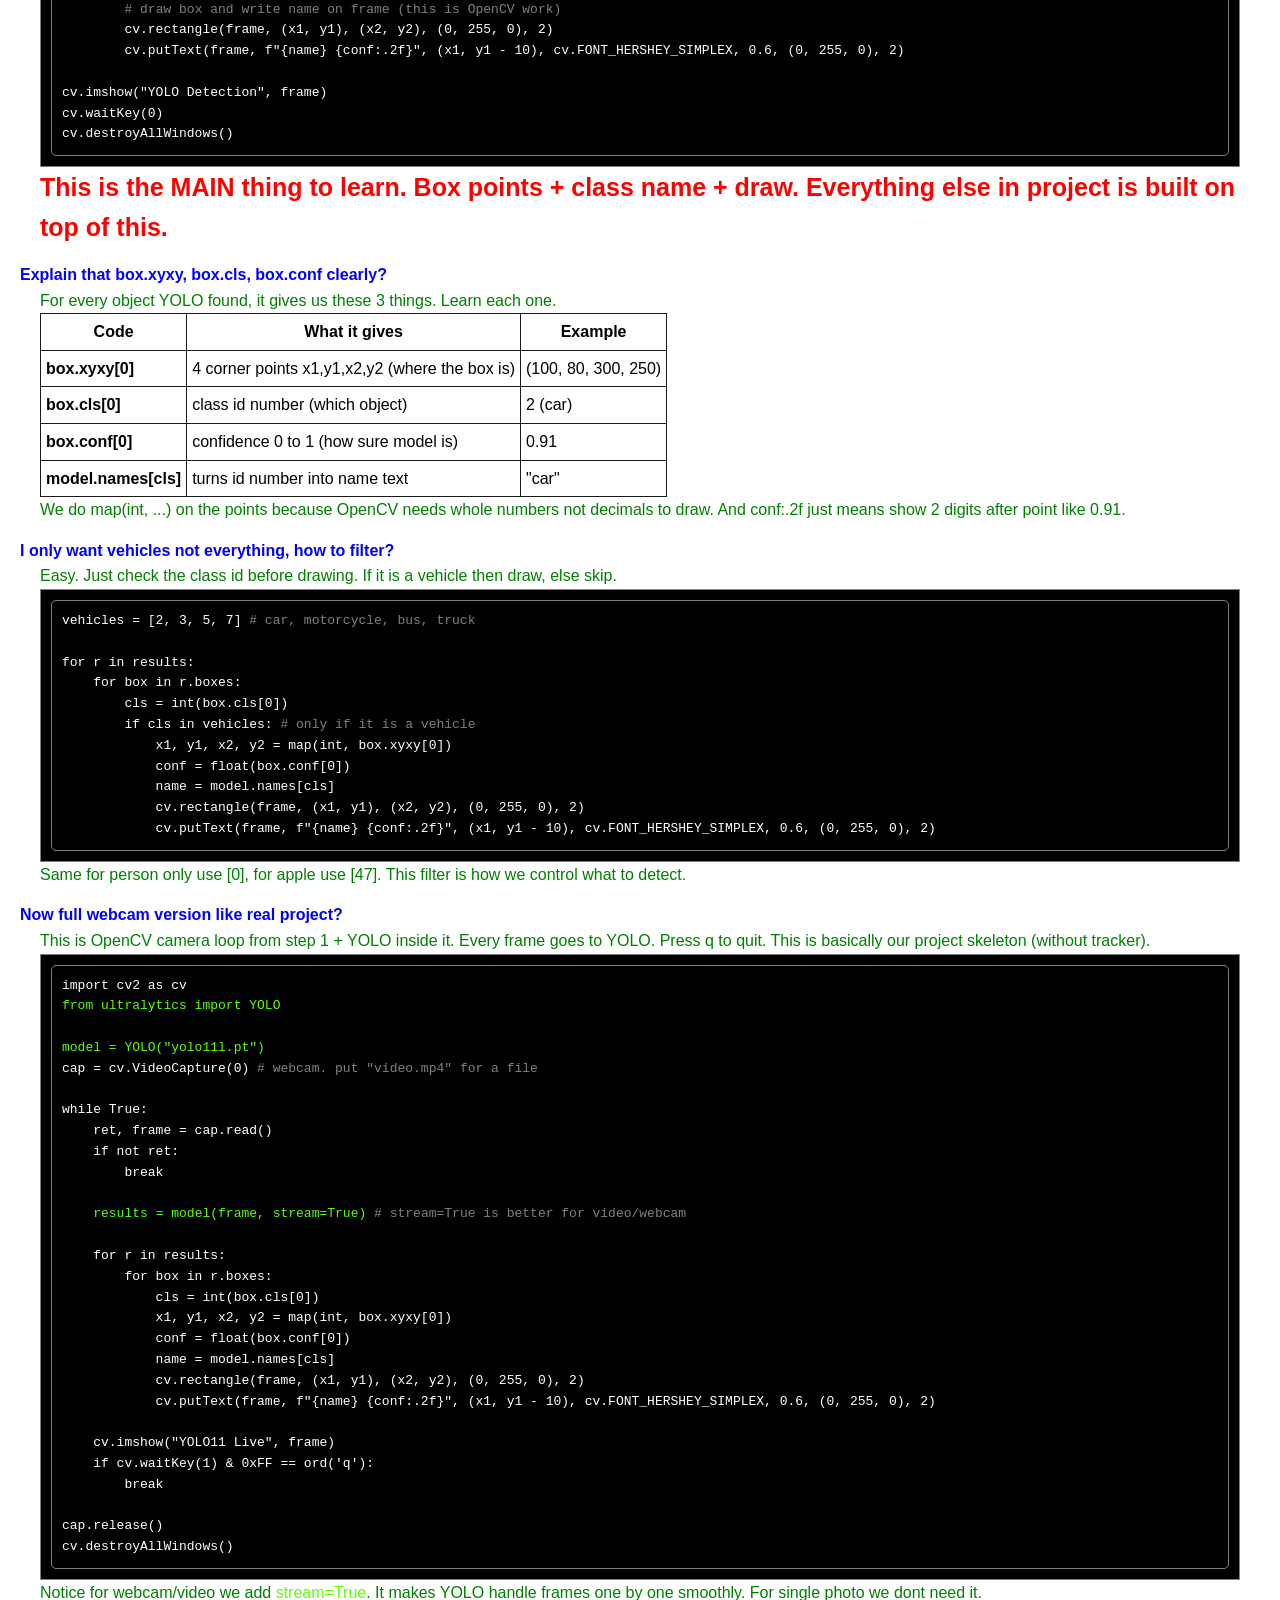
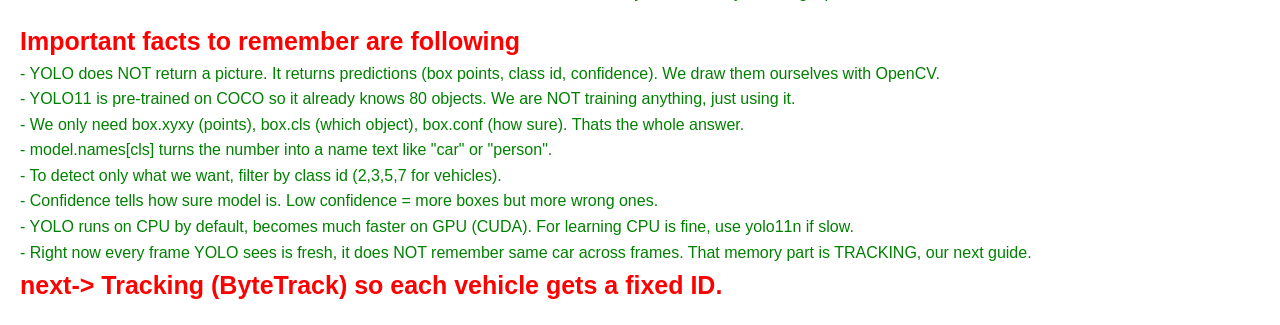
<file: docs/guides/yolo11_guide.html>
<!DOCTYPE html>
<html lang="en">
<head>
    <meta charset="UTF-8">
    <meta name="viewport" content="width=device-width, initial-scale=1.0">
    <title>YOLO11 Guide</title>
    <style>
        *{
            padding: 0;
            margin: 0;
        }
        .data-rep{
            background-color: white;
            border-collapse: collapse;
        }
        .data-rep tr th,td{
            border: 1px solid rgb(26, 26, 26);
            padding: 5px;
        }
        body {
        font-family: Arial;
        line-height: 1.6;
        padding: 20px;
        }
        .comment{
            color: grey;
        }
        .bash{
            color: white;
            background-color: black;
            border: 1px solid grey;
            padding: 10px;
        }
        .chat {
        margin-bottom: 15px;
        padding: 0 20px;
        }
        .you {
        color: blue; font-weight: bold;
        }
        .guide {
        color: green;
        }
        .red{
            color: rgb(94, 255, 0);
        }
        .warning{
            color: rgb(255, 0, 0); font-weight: bold;
            font-size: 25px;
        }
        pre {
        padding: 10px;
        border-radius: 5px;
        }
    </style>
</head>
<body>

    <div class="warning">YOLO: YOLO will give us the real box points. After this comes Tracking then OCR. This only covers Object detection.</div>

    <div class="you">What is YOLO in simple words?</div>
    <div class="chat">
        <div class="guide">YOLO means You Only Look Once. It looks at one frame one time and tells us what objects are in it and where they are. Thats it.</div>
        <div class="guide">OpenCV gives us the frame, YOLO looks at the frame and says "there is a car here, a person there". It gives us box points and object name. (We will cover exact YOLO Mechanism in future.)</div>
        <div class="guide">We are using <span class="red">YOLO11</span> here, latest and stable version from ultralytics. Same team as before just newer and better.</div>
    </div>

    <div class="you">Install YOLO for our project?</div>
    <div class="chat">
        <div class="guide">Here is the minimal setup you need:</div>
        <div class="bash">
            <p>pip install opencv-python <span class="comment"># if already installed dont run</span></p>
            <p>pip install ultralytics <span class="comment"># this brings YOLO to us</span></p>
        </div>
        <div class="guide">ultralytics is the company that made YOLO. Installing it gives us YOLO11 ready to use.</div>
    </div>

    <div class="you">What is basic commands and what they do?</div>
    <div class="chat">
        <div class="bash">
            <p>from ultralytics import YOLO <span class="comment"># to bring YOLO in our code</span></p>
            <p>model = YOLO("yolo11l.pt") <span class="comment"># load pre-trained model (trained on COCO). It alrady has trained model on thousands of images.</span></p>
        </div>
        <div class="guide">That yolo11l.pt file downloads automatic first time. 11 is version, l is size (large). Different letter means different size and speed.</div>
        <table class="data-rep">
            <tr>
                <th>Model</th>
                <th>Name / size</th>
                <th>Speed</th>
                <th>Accuracy</th>
                <th>Use case</th>
            </tr>
            <tr>
                <td><b>yolo11n</b></td>
                <td>Nano</td>
                <td>⚡ Fastest</td>
                <td>❌ Lowest</td>
                <td>Edge devices, CPU, real-time</td>
            </tr>
            <tr>
                <td><b>yolo11s</b></td>
                <td>Small</td>
                <td>Fast</td>
                <td>Good</td>
                <td>Laptops, entry GPUs</td>
            </tr>
            <tr>
                <td><b>yolo11m</b></td>
                <td>Medium</td>
                <td>Balanced</td>
                <td>Better</td>
                <td>Most real projects</td>
            </tr>
            <tr>
                <td><b>yolo11l</b></td>
                <td>Large</td>
                <td>Slower</td>
                <td>High</td>
                <td>Powerful GPUs</td>
            </tr>
            <tr>
                <td><b>yolo11x</b></td>
                <td>Very large</td>
                <td>Slowest</td>
                <td>Best</td>
                <td>Max accuracy</td>
            </tr>
        </table>
        <div class="guide">For learning you can use yolo11n (fast, works on any laptop). For accuracy we use yolo11l. Start with n if your pc feels slow on large.</div>
    </div>

    <div class="you">What is this COCO thing everyone says?</div>
    <div class="chat">
        <div class="guide">COCO is a big ready dataset. The model is already trained on it, so it already knows 80 common objects. We dont train anything, we just use it.</div>
        <div class="guide">Each object has a class id number. YOLO gives us this number, we check which object it is. Some useful ones for us:</div>
        <table class="data-rep">
            <tr>
                <th>Class ID</th>
                <th>Object</th>
            </tr>
            <tr>
                <td><b>0</b></td>
                <td>person</td>
            </tr>
            <tr>
                <td><b>2</b></td>
                <td>car</td>
            </tr>
            <tr>
                <td><b>3</b></td>
                <td>motorcycle</td>
            </tr>
            <tr>
                <td><b>5</b></td>
                <td>bus</td>
            </tr>
            <tr>
                <td><b>7</b></td>
                <td>truck</td>
            </tr>
            <tr>
                <td><b>47</b></td>
                <td>apple</td>
            </tr>
        </table>
        <div class="guide">So for our vehicle project we mostly care about 2,3,5,7 (car, motorcycle, bus, truck). apple 47 is just for testing fun. We dont have to remember all 80, model already knows them.</div>
    </div>

    <div class="you">Now show me how to detect objects in a photo?</div>
    <div class="chat">
        <div class="guide">Simplest test. Load model, give a image, YOLO returns results, we read the boxes. Here green color is our drawing.</div>
        <div class="bash">
            <pre class="bash">
import cv2 as cv
<span class="red">from ultralytics import YOLO</span>

<span class="red">model = YOLO("yolo11l.pt")</span> <span class="comment"># load pre-trained model</span>

frame = cv.imread("cars.jpg") <span class="comment"># our input photo</span>

<span class="red">results = model(frame)</span> <span class="comment"># YOLO looks at the frame, returns results</span>

for r in results: <span class="comment"># results is a list, we go through it</span>
    for box in r.boxes: <span class="comment"># r.boxes = all objects found in the frame</span>
        x1, y1, x2, y2 = map(int, box.xyxy[0]) <span class="comment"># box corner points, made integer</span>
        cls = int(box.cls[0]) <span class="comment"># class id number (0=person, 2=car ...)</span>
        conf = float(box.conf[0]) <span class="comment"># confidence, how sure model is (0 to 1)</span>
        name = model.names[cls] <span class="comment"># turn id number into name text like "car"</span>

        <span class="comment"># draw box and write name on frame (this is OpenCV work)</span>
        cv.rectangle(frame, (x1, y1), (x2, y2), (0, 255, 0), 2)
        cv.putText(frame, f"{name} {conf:.2f}", (x1, y1 - 10), cv.FONT_HERSHEY_SIMPLEX, 0.6, (0, 255, 0), 2)

cv.imshow("YOLO Detection", frame)
cv.waitKey(0)
cv.destroyAllWindows()
</pre>
        </div>
        <div class="warning">This is the MAIN thing to learn. Box points + class name + draw. Everything else in project is built on top of this.</div>
    </div>

    <div class="you">Explain that box.xyxy, box.cls, box.conf clearly?</div>
    <div class="chat">
        <div class="guide">For every object YOLO found, it gives us these 3 things. Learn each one.</div>
        <table class="data-rep">
            <tr>
                <th>Code</th>
                <th>What it gives</th>
                <th>Example</th>
            </tr>
            <tr>
                <td><b>box.xyxy[0]</b></td>
                <td>4 corner points x1,y1,x2,y2 (where the box is)</td>
                <td>(100, 80, 300, 250)</td>
            </tr>
            <tr>
                <td><b>box.cls[0]</b></td>
                <td>class id number (which object)</td>
                <td>2 (car)</td>
            </tr>
            <tr>
                <td><b>box.conf[0]</b></td>
                <td>confidence 0 to 1 (how sure model is)</td>
                <td>0.91</td>
            </tr>
            <tr>
                <td><b>model.names[cls]</b></td>
                <td>turns id number into name text</td>
                <td>"car"</td>
            </tr>
        </table>
        <div class="guide">We do map(int, ...) on the points because OpenCV needs whole numbers not decimals to draw. And conf:.2f just means show 2 digits after point like 0.91.</div>
    </div>

    <div class="you">I only want vehicles not everything, how to filter?</div>
    <div class="chat">
        <div class="guide">Easy. Just check the class id before drawing. If it is a vehicle then draw, else skip.</div>
        <div class="bash">
            <pre class="bash">
vehicles = [2, 3, 5, 7] <span class="comment"># car, motorcycle, bus, truck</span>

for r in results:
    for box in r.boxes:
        cls = int(box.cls[0])
        if cls in vehicles: <span class="comment"># only if it is a vehicle</span>
            x1, y1, x2, y2 = map(int, box.xyxy[0])
            conf = float(box.conf[0])
            name = model.names[cls]
            cv.rectangle(frame, (x1, y1), (x2, y2), (0, 255, 0), 2)
            cv.putText(frame, f"{name} {conf:.2f}", (x1, y1 - 10), cv.FONT_HERSHEY_SIMPLEX, 0.6, (0, 255, 0), 2)
</pre>
        </div>
        <div class="guide">Same for person only use [0], for apple use [47]. This filter is how we control what to detect.</div>
    </div>

    <div class="you">Now full webcam version like real project?</div>
    <div class="chat">
        <div class="guide">This is OpenCV camera loop from step 1 + YOLO inside it. Every frame goes to YOLO. Press q to quit. This is basically our project skeleton (without tracker).</div>
        <div class="bash">
            <pre class="bash">
import cv2 as cv
<span class="red">from ultralytics import YOLO</span>

<span class="red">model = YOLO("yolo11l.pt")</span>
cap = cv.VideoCapture(0) <span class="comment"># webcam. put "video.mp4" for a file</span>

while True:
    ret, frame = cap.read()
    if not ret:
        break

    <span class="red">results = model(frame, stream=True)</span> <span class="comment"># stream=True is better for video/webcam</span>

    for r in results:
        for box in r.boxes:
            cls = int(box.cls[0])
            x1, y1, x2, y2 = map(int, box.xyxy[0])
            conf = float(box.conf[0])
            name = model.names[cls]
            cv.rectangle(frame, (x1, y1), (x2, y2), (0, 255, 0), 2)
            cv.putText(frame, f"{name} {conf:.2f}", (x1, y1 - 10), cv.FONT_HERSHEY_SIMPLEX, 0.6, (0, 255, 0), 2)

    cv.imshow("YOLO11 Live", frame)
    if cv.waitKey(1) & 0xFF == ord('q'):
        break

cap.release()
cv.destroyAllWindows()
</pre>
        </div>
        <div class="guide">Notice for webcam/video we add <span class="red">stream=True</span>. It makes YOLO handle frames one by one smoothly. For single photo we dont need it.</div>
    </div>

    <div class="warning">Important facts to remember are following</div>
    <div class="guide">
        - YOLO does NOT return a picture. It returns predictions (box points, class id, confidence). We draw them ourselves with OpenCV. <br>
        - YOLO11 is pre-trained on COCO so it already knows 80 objects. We are NOT training anything, just using it. <br>
        - We only need box.xyxy (points), box.cls (which object), box.conf (how sure). Thats the whole answer. <br>
        - model.names[cls] turns the number into a name text like "car" or "person". <br>
        - To detect only what we want, filter by class id (2,3,5,7 for vehicles). <br>
        - Confidence tells how sure model is. Low confidence = more boxes but more wrong ones. <br>
        - YOLO runs on CPU by default, becomes much faster on GPU (CUDA). For learning CPU is fine, use yolo11n if slow. <br>
        - Right now every frame YOLO sees is fresh, it does NOT remember same car across frames. That memory part is TRACKING, our next guide. <br>
    </div>

    <div class="warning">next-> Tracking (ByteTrack) so each vehicle gets a fixed ID.</div>

</body>
</html>
</file>
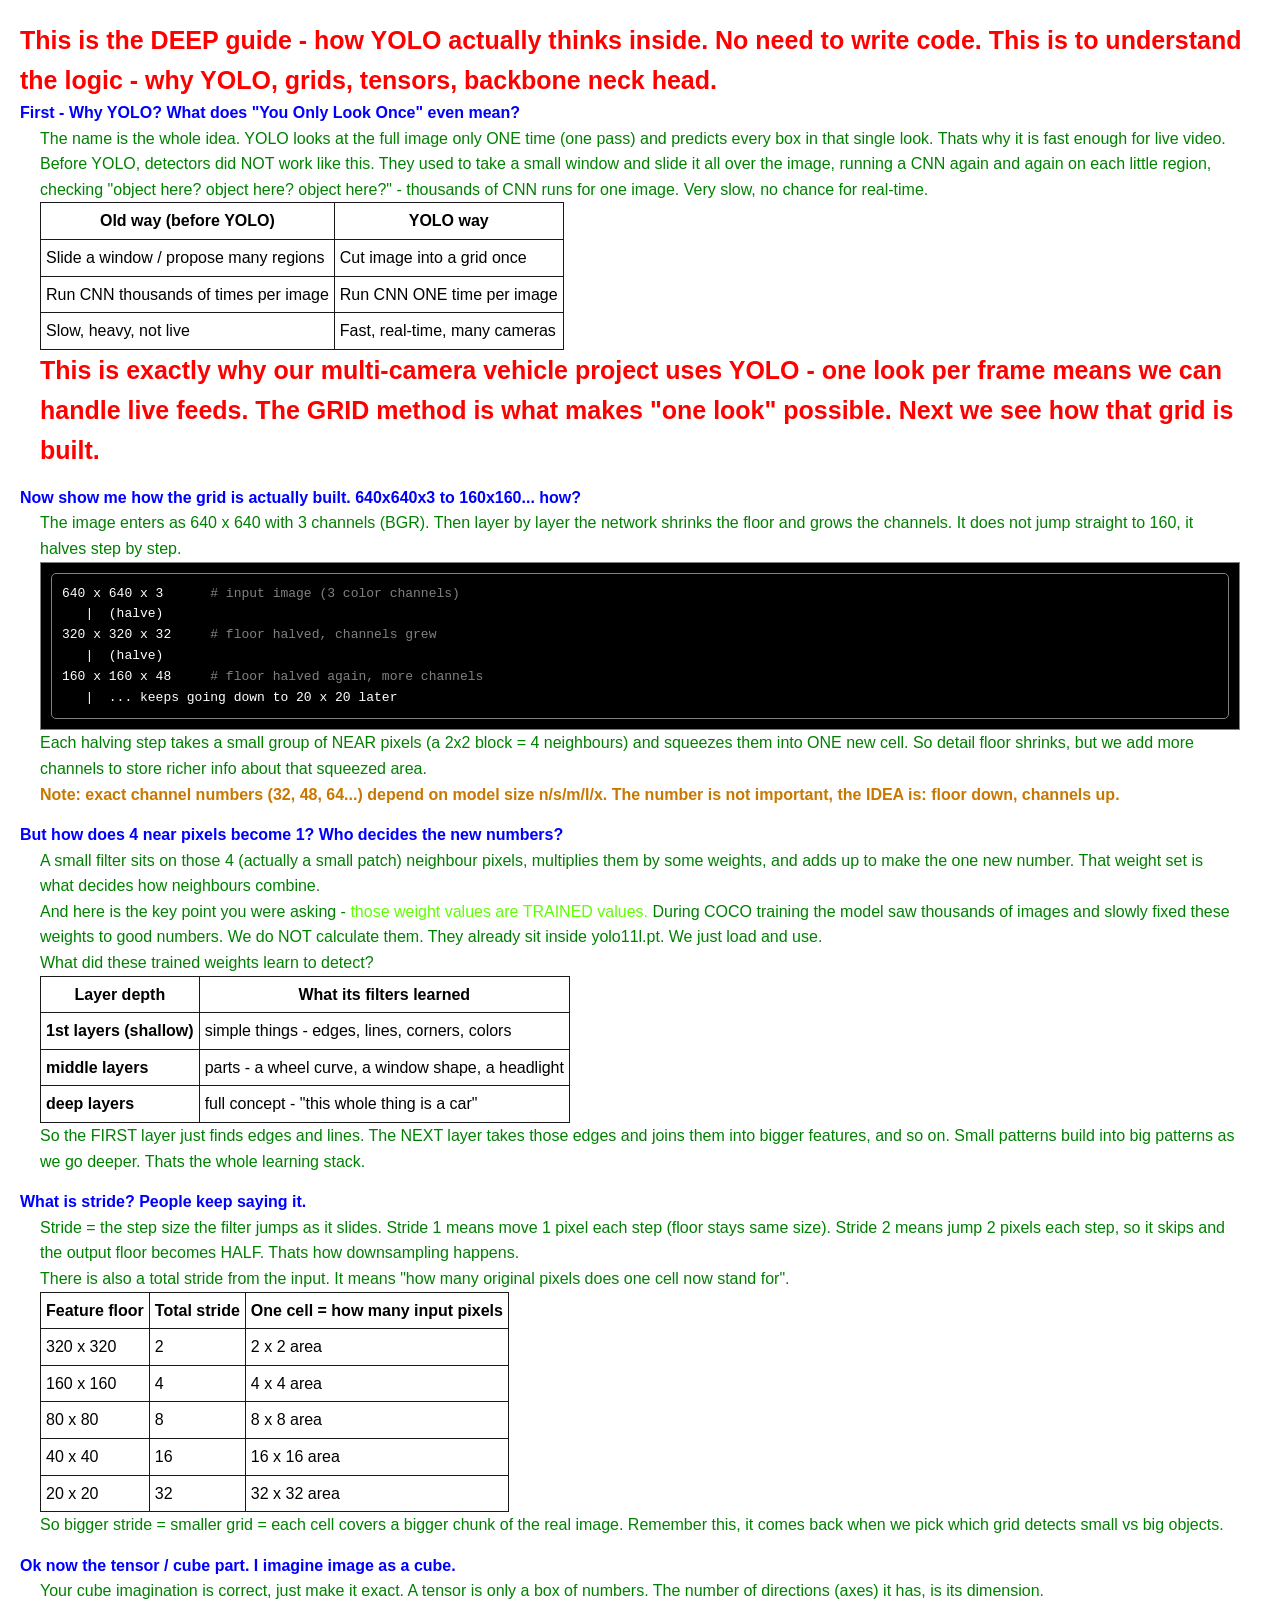
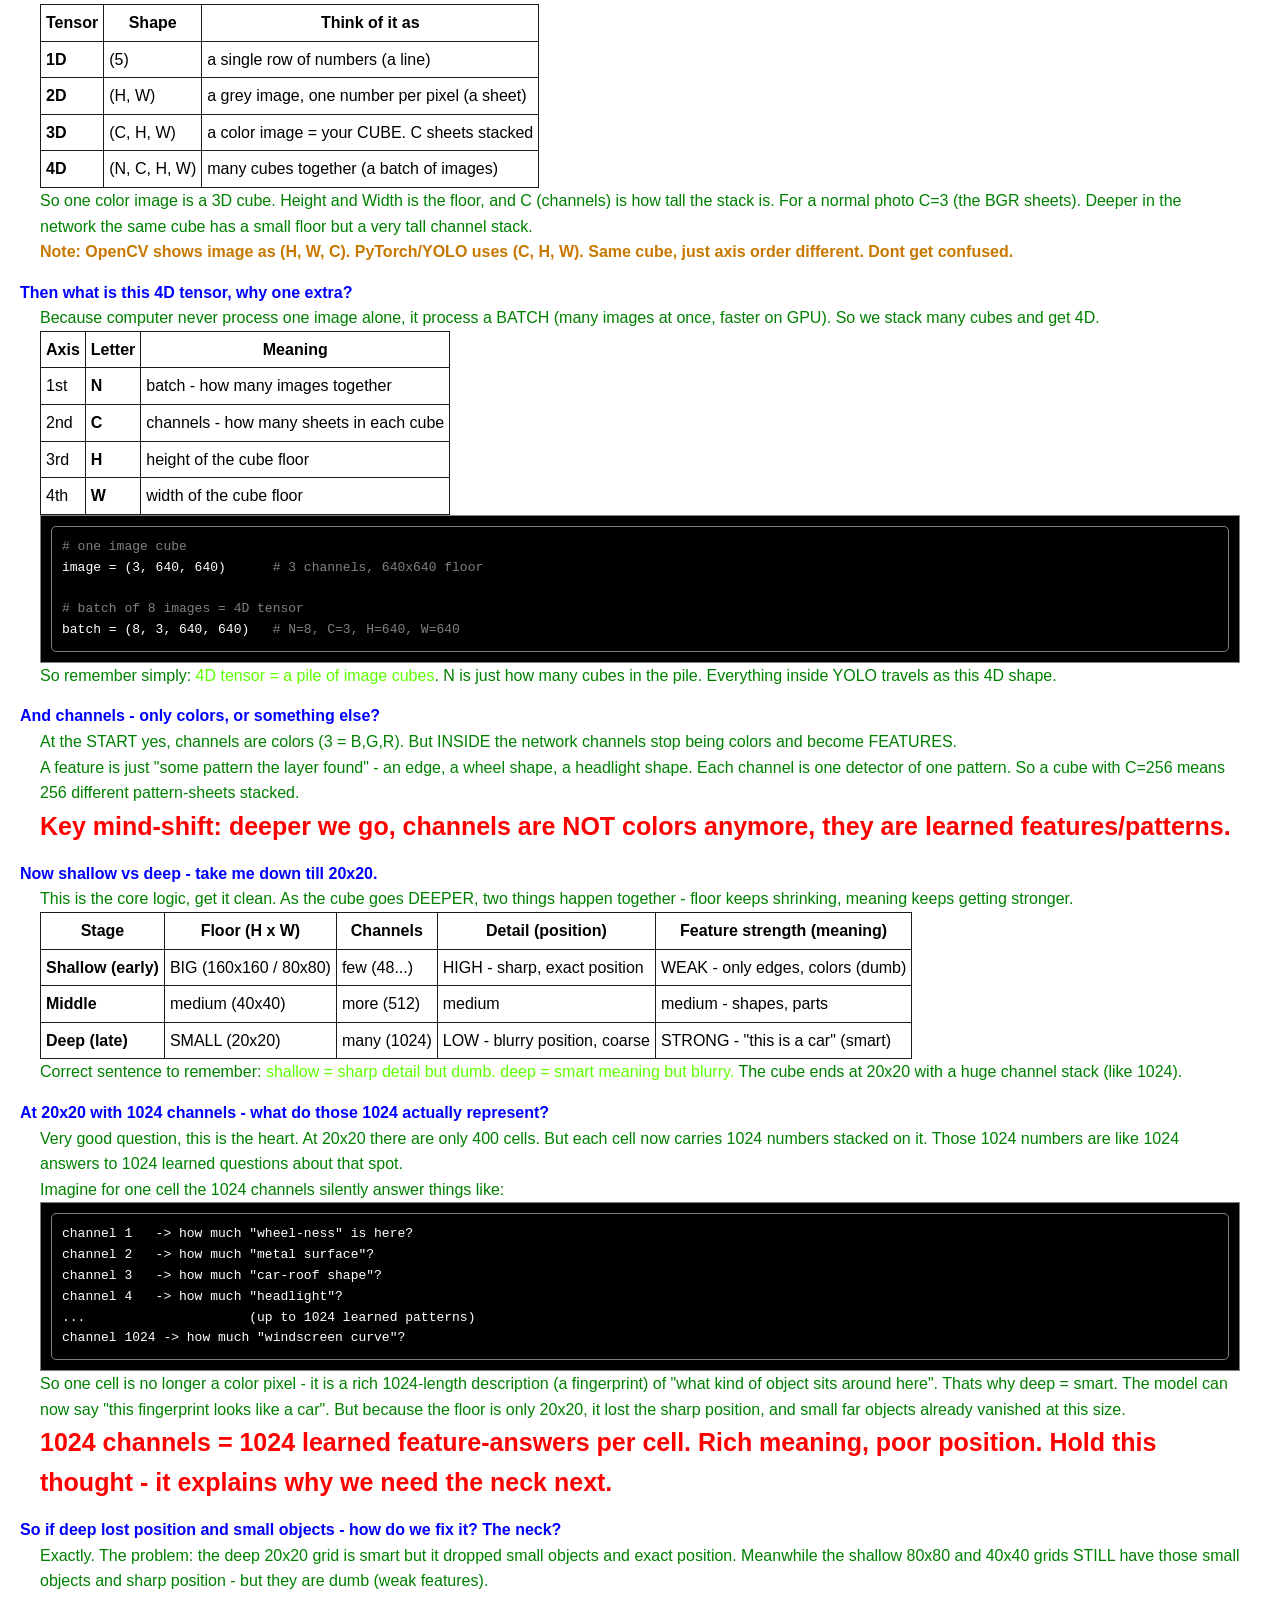
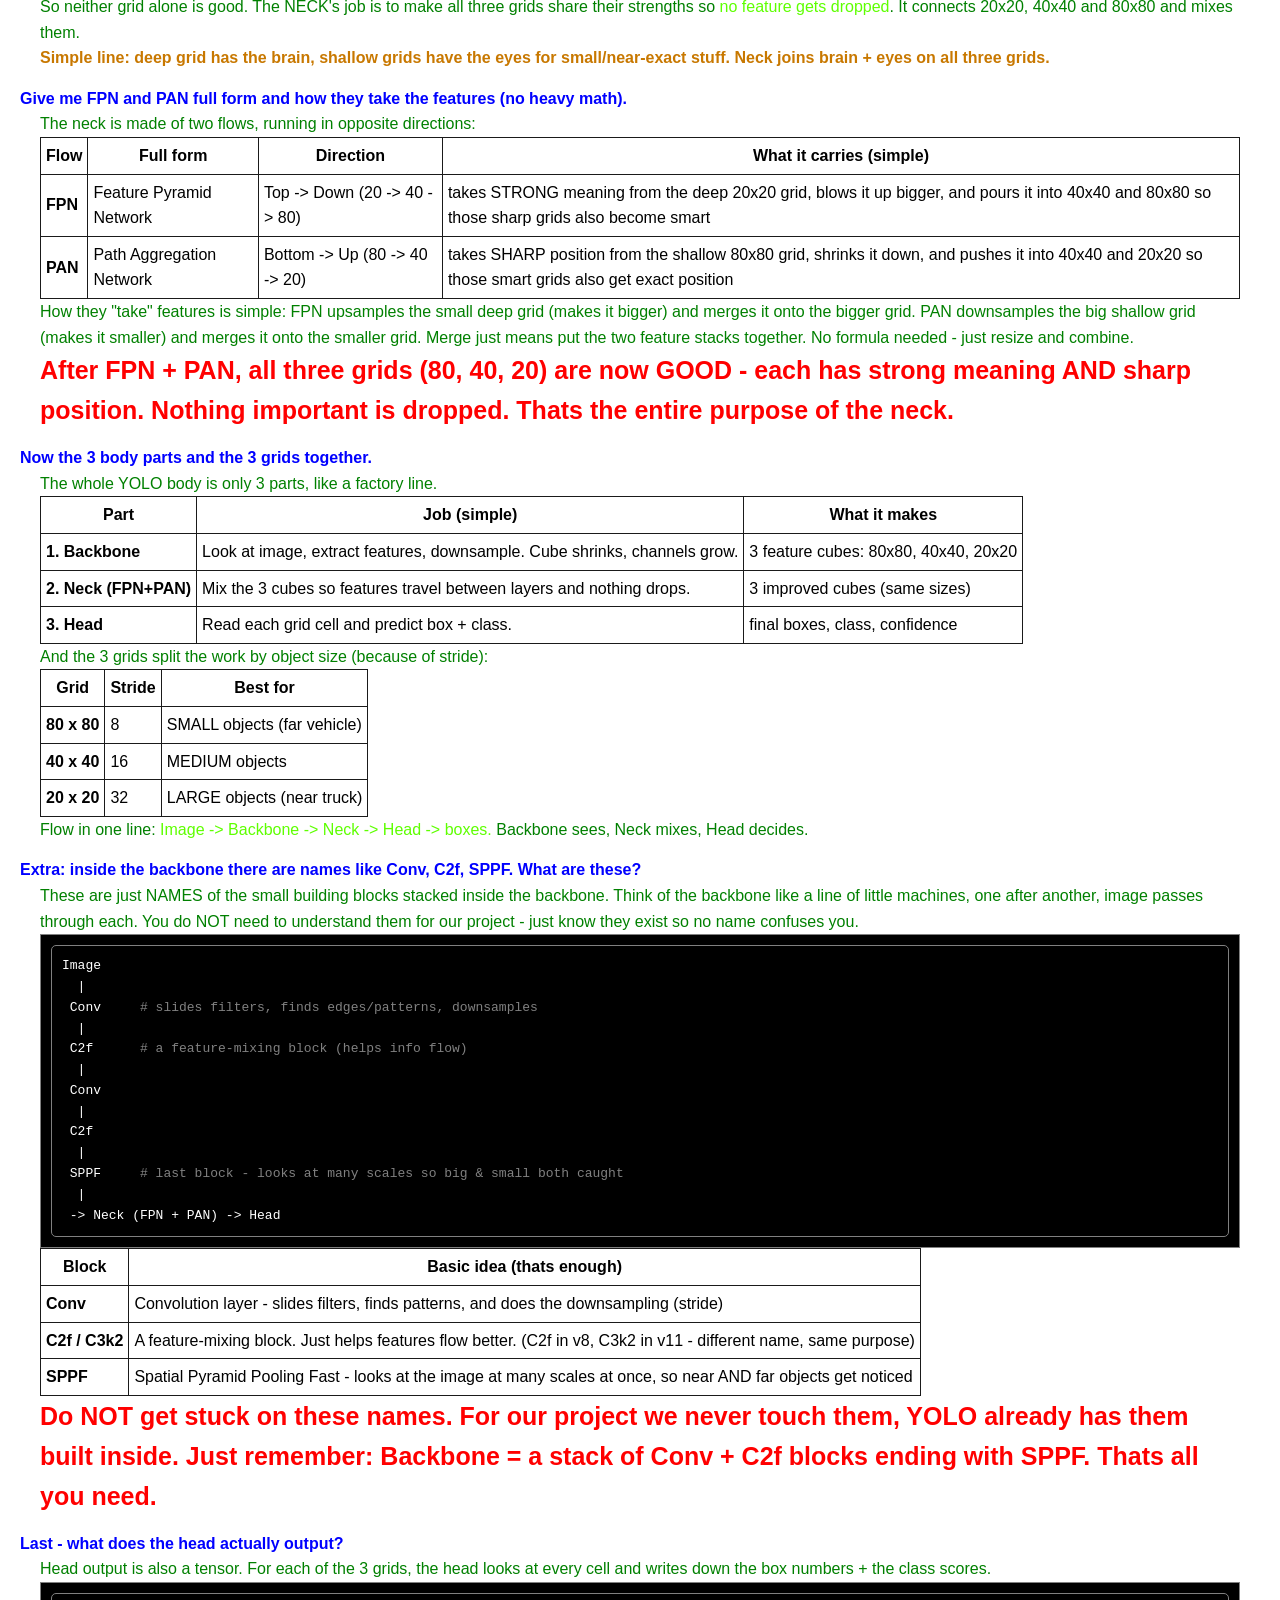
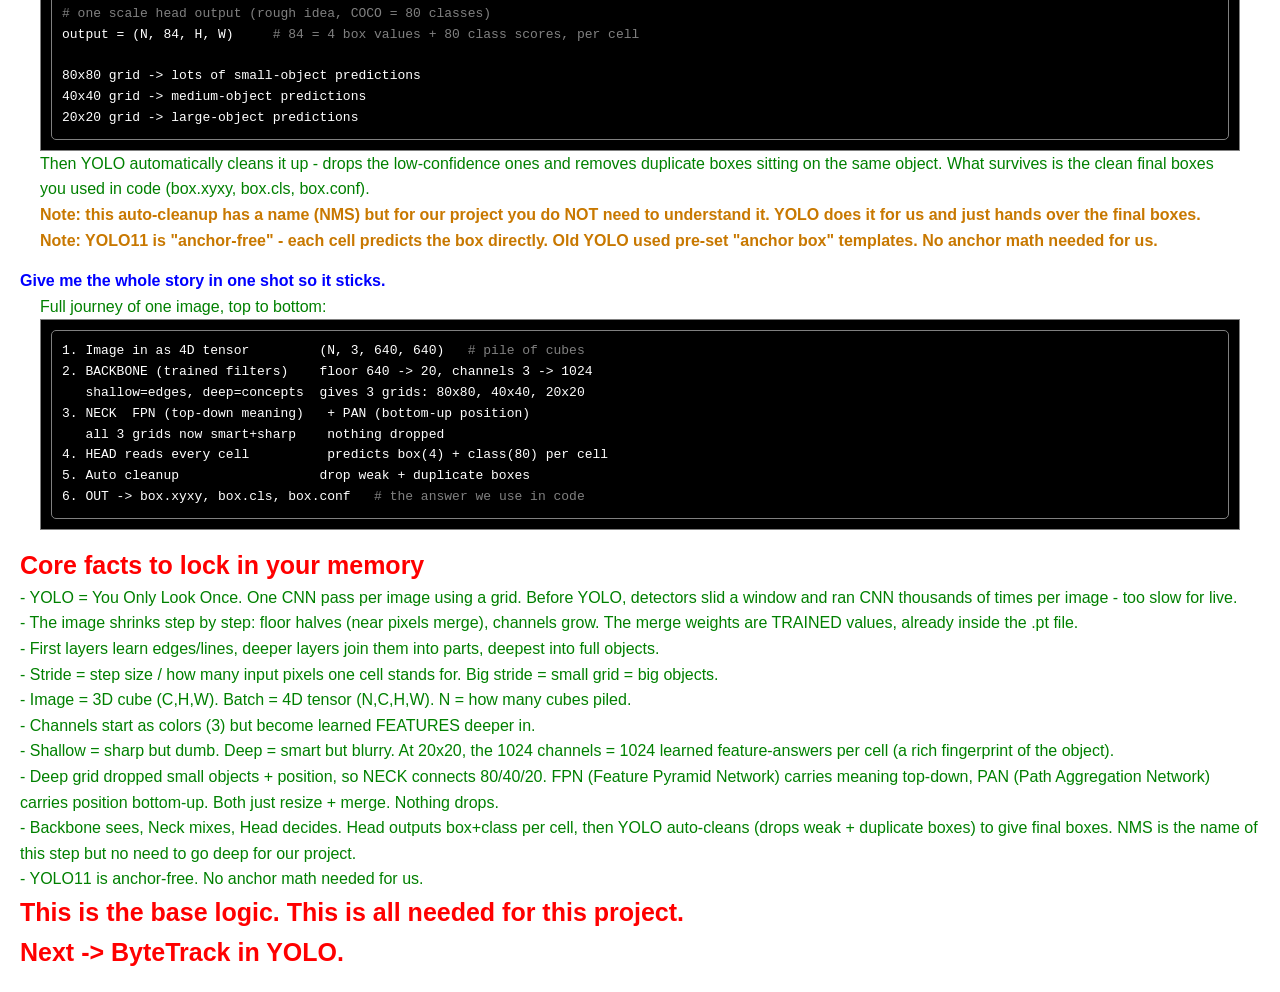
<file: docs/guides/yolo_internals_guide.html>
<!DOCTYPE html>
<html lang="en">
<head>
    <meta charset="UTF-8">
    <meta name="viewport" content="width=device-width, initial-scale=1.0">
    <title>YOLO Internals Guide</title>
    <style>
        *{
            padding: 0;
            margin: 0;
        }
        .data-rep{
            background-color: white;
            border-collapse: collapse;
        }
        .data-rep tr th,td{
            border: 1px solid rgb(26, 26, 26);
            padding: 5px;
        }
        body {
        font-family: Arial;
        line-height: 1.6;
        padding: 20px;
        }
        .comment{
            color: grey;
        }
        .bash{
            color: white;
            background-color: black;
            border: 1px solid grey;
            padding: 10px;
        }
        .chat {
        margin-bottom: 15px;
        padding: 0 20px;
        }
        .you {
        color: blue; font-weight: bold;
        }
        .guide {
        color: green;
        }
        .red{
            color: rgb(94, 255, 0);
        }
        .warning{
            color: rgb(255, 0, 0); font-weight: bold;
            font-size: 25px;
        }
        .note{
            color: rgb(200, 120, 0); font-weight: bold;
        }
        pre {
        padding: 10px;
        border-radius: 5px;
        }
    </style>
</head>
<body>

    <div class="warning">This is the DEEP guide - how YOLO actually thinks inside. No need to write code. This is to understand the logic - why YOLO, grids, tensors, backbone neck head.</div>

    <div class="you">First - Why YOLO? What does "You Only Look Once" even mean?</div>
    <div class="chat">
        <div class="guide">The name is the whole idea. YOLO looks at the full image only ONE time (one pass) and predicts every box in that single look. Thats why it is fast enough for live video.</div>
        <div class="guide">Before YOLO, detectors did NOT work like this. They used to take a small window and slide it all over the image, running a CNN again and again on each little region, checking "object here? object here? object here?" - thousands of CNN runs for one image. Very slow, no chance for real-time.</div>
        <table class="data-rep">
            <tr>
                <th>Old way (before YOLO)</th>
                <th>YOLO way</th>
            </tr>
            <tr>
                <td>Slide a window / propose many regions</td>
                <td>Cut image into a grid once</td>
            </tr>
            <tr>
                <td>Run CNN thousands of times per image</td>
                <td>Run CNN ONE time per image</td>
            </tr>
            <tr>
                <td>Slow, heavy, not live</td>
                <td>Fast, real-time, many cameras</td>
            </tr>
        </table>
        <div class="warning">This is exactly why our multi-camera vehicle project uses YOLO - one look per frame means we can handle live feeds. The GRID method is what makes "one look" possible. Next we see how that grid is built.</div>
    </div>

    <div class="you">Now show me how the grid is actually built. 640x640x3 to 160x160... how?</div>
    <div class="chat">
        <div class="guide">The image enters as 640 x 640 with 3 channels (BGR). Then layer by layer the network shrinks the floor and grows the channels. It does not jump straight to 160, it halves step by step.</div>
        <div class="bash">
            <pre class="bash">
640 x 640 x 3      <span class="comment"># input image (3 color channels)</span>
   |  (halve)
320 x 320 x 32     <span class="comment"># floor halved, channels grew</span>
   |  (halve)
160 x 160 x 48     <span class="comment"># floor halved again, more channels</span>
   |  ... keeps going down to 20 x 20 later
</pre>
        </div>
        <div class="guide">Each halving step takes a small group of NEAR pixels (a 2x2 block = 4 neighbours) and squeezes them into ONE new cell. So detail floor shrinks, but we add more channels to store richer info about that squeezed area.</div>
        <div class="note">Note: exact channel numbers (32, 48, 64...) depend on model size n/s/m/l/x. The number is not important, the IDEA is: floor down, channels up.</div>
    </div>

    <div class="you">But how does 4 near pixels become 1? Who decides the new numbers?</div>
    <div class="chat">
        <div class="guide">A small filter sits on those 4 (actually a small patch) neighbour pixels, multiplies them by some weights, and adds up to make the one new number. That weight set is what decides how neighbours combine.</div>
        <div class="guide">And here is the key point you were asking - <span class="red">those weight values are TRAINED values.</span> During COCO training the model saw thousands of images and slowly fixed these weights to good numbers. We do NOT calculate them. They already sit inside yolo11l.pt. We just load and use.</div>
        <div class="guide">What did these trained weights learn to detect?</div>
        <table class="data-rep">
            <tr>
                <th>Layer depth</th>
                <th>What its filters learned</th>
            </tr>
            <tr>
                <td><b>1st layers (shallow)</b></td>
                <td>simple things - edges, lines, corners, colors</td>
            </tr>
            <tr>
                <td><b>middle layers</b></td>
                <td>parts - a wheel curve, a window shape, a headlight</td>
            </tr>
            <tr>
                <td><b>deep layers</b></td>
                <td>full concept - "this whole thing is a car"</td>
            </tr>
        </table>
        <div class="guide">So the FIRST layer just finds edges and lines. The NEXT layer takes those edges and joins them into bigger features, and so on. Small patterns build into big patterns as we go deeper. Thats the whole learning stack.</div>
    </div>

    <div class="you">What is stride? People keep saying it.</div>
    <div class="chat">
        <div class="guide">Stride = the step size the filter jumps as it slides. Stride 1 means move 1 pixel each step (floor stays same size). Stride 2 means jump 2 pixels each step, so it skips and the output floor becomes HALF. Thats how downsampling happens.</div>
        <div class="guide">There is also a total stride from the input. It means "how many original pixels does one cell now stand for".</div>
        <table class="data-rep">
            <tr>
                <th>Feature floor</th>
                <th>Total stride</th>
                <th>One cell = how many input pixels</th>
            </tr>
            <tr>
                <td>320 x 320</td>
                <td>2</td>
                <td>2 x 2 area</td>
            </tr>
            <tr>
                <td>160 x 160</td>
                <td>4</td>
                <td>4 x 4 area</td>
            </tr>
            <tr>
                <td>80 x 80</td>
                <td>8</td>
                <td>8 x 8 area</td>
            </tr>
            <tr>
                <td>40 x 40</td>
                <td>16</td>
                <td>16 x 16 area</td>
            </tr>
            <tr>
                <td>20 x 20</td>
                <td>32</td>
                <td>32 x 32 area</td>
            </tr>
        </table>
        <div class="guide">So bigger stride = smaller grid = each cell covers a bigger chunk of the real image. Remember this, it comes back when we pick which grid detects small vs big objects.</div>
    </div>

    <div class="you">Ok now the tensor / cube part. I imagine image as a cube.</div>
    <div class="chat">
        <div class="guide">Your cube imagination is correct, just make it exact. A tensor is only a box of numbers. The number of directions (axes) it has, is its dimension.</div>
        <table class="data-rep">
            <tr>
                <th>Tensor</th>
                <th>Shape</th>
                <th>Think of it as</th>
            </tr>
            <tr>
                <td><b>1D</b></td>
                <td>(5)</td>
                <td>a single row of numbers (a line)</td>
            </tr>
            <tr>
                <td><b>2D</b></td>
                <td>(H, W)</td>
                <td>a grey image, one number per pixel (a sheet)</td>
            </tr>
            <tr>
                <td><b>3D</b></td>
                <td>(C, H, W)</td>
                <td>a color image = your CUBE. C sheets stacked</td>
            </tr>
            <tr>
                <td><b>4D</b></td>
                <td>(N, C, H, W)</td>
                <td>many cubes together (a batch of images)</td>
            </tr>
        </table>
        <div class="guide">So one color image is a 3D cube. Height and Width is the floor, and C (channels) is how tall the stack is. For a normal photo C=3 (the BGR sheets). Deeper in the network the same cube has a small floor but a very tall channel stack.</div>
        <div class="note">Note: OpenCV shows image as (H, W, C). PyTorch/YOLO uses (C, H, W). Same cube, just axis order different. Dont get confused.</div>
    </div>

    <div class="you">Then what is this 4D tensor, why one extra?</div>
    <div class="chat">
        <div class="guide">Because computer never process one image alone, it process a BATCH (many images at once, faster on GPU). So we stack many cubes and get 4D.</div>
        <table class="data-rep">
            <tr>
                <th>Axis</th>
                <th>Letter</th>
                <th>Meaning</th>
            </tr>
            <tr>
                <td>1st</td>
                <td><b>N</b></td>
                <td>batch - how many images together</td>
            </tr>
            <tr>
                <td>2nd</td>
                <td><b>C</b></td>
                <td>channels - how many sheets in each cube</td>
            </tr>
            <tr>
                <td>3rd</td>
                <td><b>H</b></td>
                <td>height of the cube floor</td>
            </tr>
            <tr>
                <td>4th</td>
                <td><b>W</b></td>
                <td>width of the cube floor</td>
            </tr>
        </table>
        <div class="bash">
            <pre class="bash">
<span class="comment"># one image cube</span>
image = (3, 640, 640)      <span class="comment"># 3 channels, 640x640 floor</span>

<span class="comment"># batch of 8 images = 4D tensor</span>
batch = (8, 3, 640, 640)   <span class="comment"># N=8, C=3, H=640, W=640</span>
</pre>
        </div>
        <div class="guide">So remember simply: <span class="red">4D tensor = a pile of image cubes</span>. N is just how many cubes in the pile. Everything inside YOLO travels as this 4D shape.</div>
    </div>

    <div class="you">And channels - only colors, or something else?</div>
    <div class="chat">
        <div class="guide">At the START yes, channels are colors (3 = B,G,R). But INSIDE the network channels stop being colors and become FEATURES.</div>
        <div class="guide">A feature is just "some pattern the layer found" - an edge, a wheel shape, a headlight shape. Each channel is one detector of one pattern. So a cube with C=256 means 256 different pattern-sheets stacked.</div>
        <div class="warning">Key mind-shift: deeper we go, channels are NOT colors anymore, they are learned features/patterns.</div>
    </div>

    <div class="you">Now shallow vs deep - take me down till 20x20.</div>
    <div class="chat">
        <div class="guide">This is the core logic, get it clean. As the cube goes DEEPER, two things happen together - floor keeps shrinking, meaning keeps getting stronger.</div>
        <table class="data-rep">
            <tr>
                <th>Stage</th>
                <th>Floor (H x W)</th>
                <th>Channels</th>
                <th>Detail (position)</th>
                <th>Feature strength (meaning)</th>
            </tr>
            <tr>
                <td><b>Shallow (early)</b></td>
                <td>BIG (160x160 / 80x80)</td>
                <td>few (48...)</td>
                <td>HIGH - sharp, exact position</td>
                <td>WEAK - only edges, colors (dumb)</td>
            </tr>
            <tr>
                <td><b>Middle</b></td>
                <td>medium (40x40)</td>
                <td>more (512)</td>
                <td>medium</td>
                <td>medium - shapes, parts</td>
            </tr>
            <tr>
                <td><b>Deep (late)</b></td>
                <td>SMALL (20x20)</td>
                <td>many (1024)</td>
                <td>LOW - blurry position, coarse</td>
                <td>STRONG - "this is a car" (smart)</td>
            </tr>
        </table>
        <div class="guide">Correct sentence to remember: <span class="red">shallow = sharp detail but dumb. deep = smart meaning but blurry.</span> The cube ends at 20x20 with a huge channel stack (like 1024).</div>
    </div>

    <div class="you">At 20x20 with 1024 channels - what do those 1024 actually represent?</div>
    <div class="chat">
        <div class="guide">Very good question, this is the heart. At 20x20 there are only 400 cells. But each cell now carries 1024 numbers stacked on it. Those 1024 numbers are like 1024 answers to 1024 learned questions about that spot.</div>
        <div class="guide">Imagine for one cell the 1024 channels silently answer things like:</div>
        <div class="bash">
            <pre class="bash">
channel 1   -> how much "wheel-ness" is here?
channel 2   -> how much "metal surface"?
channel 3   -> how much "car-roof shape"?
channel 4   -> how much "headlight"?
...                     (up to 1024 learned patterns)
channel 1024 -> how much "windscreen curve"?
</pre>
        </div>
        <div class="guide">So one cell is no longer a color pixel - it is a rich 1024-length description (a fingerprint) of "what kind of object sits around here". Thats why deep = smart. The model can now say "this fingerprint looks like a car". But because the floor is only 20x20, it lost the sharp position, and small far objects already vanished at this size.</div>
        <div class="warning">1024 channels = 1024 learned feature-answers per cell. Rich meaning, poor position. Hold this thought - it explains why we need the neck next.</div>
    </div>

    <div class="you">So if deep lost position and small objects - how do we fix it? The neck?</div>
    <div class="chat">
        <div class="guide">Exactly. The problem: the deep 20x20 grid is smart but it dropped small objects and exact position. Meanwhile the shallow 80x80 and 40x40 grids STILL have those small objects and sharp position - but they are dumb (weak features).</div>
        <div class="guide">So neither grid alone is good. The NECK's job is to make all three grids share their strengths so <span class="red">no feature gets dropped</span>. It connects 20x20, 40x40 and 80x80 and mixes them.</div>
        <div class="note">Simple line: deep grid has the brain, shallow grids have the eyes for small/near-exact stuff. Neck joins brain + eyes on all three grids.</div>
    </div>

    <div class="you">Give me FPN and PAN full form and how they take the features (no heavy math).</div>
    <div class="chat">
        <div class="guide">The neck is made of two flows, running in opposite directions:</div>
        <table class="data-rep">
            <tr>
                <th>Flow</th>
                <th>Full form</th>
                <th>Direction</th>
                <th>What it carries (simple)</th>
            </tr>
            <tr>
                <td><b>FPN</b></td>
                <td>Feature Pyramid Network</td>
                <td>Top -> Down (20 -> 40 -> 80)</td>
                <td>takes STRONG meaning from the deep 20x20 grid, blows it up bigger, and pours it into 40x40 and 80x80 so those sharp grids also become smart</td>
            </tr>
            <tr>
                <td><b>PAN</b></td>
                <td>Path Aggregation Network</td>
                <td>Bottom -> Up (80 -> 40 -> 20)</td>
                <td>takes SHARP position from the shallow 80x80 grid, shrinks it down, and pushes it into 40x40 and 20x20 so those smart grids also get exact position</td>
            </tr>
        </table>
        <div class="guide">How they "take" features is simple: FPN upsamples the small deep grid (makes it bigger) and merges it onto the bigger grid. PAN downsamples the big shallow grid (makes it smaller) and merges it onto the smaller grid. Merge just means put the two feature stacks together. No formula needed - just resize and combine.</div>
        <div class="warning">After FPN + PAN, all three grids (80, 40, 20) are now GOOD - each has strong meaning AND sharp position. Nothing important is dropped. Thats the entire purpose of the neck.</div>
    </div>

    <div class="you">Now the 3 body parts and the 3 grids together.</div>
    <div class="chat">
        <div class="guide">The whole YOLO body is only 3 parts, like a factory line.</div>
        <table class="data-rep">
            <tr>
                <th>Part</th>
                <th>Job (simple)</th>
                <th>What it makes</th>
            </tr>
            <tr>
                <td><b>1. Backbone</b></td>
                <td>Look at image, extract features, downsample. Cube shrinks, channels grow.</td>
                <td>3 feature cubes: 80x80, 40x40, 20x20</td>
            </tr>
            <tr>
                <td><b>2. Neck (FPN+PAN)</b></td>
                <td>Mix the 3 cubes so features travel between layers and nothing drops.</td>
                <td>3 improved cubes (same sizes)</td>
            </tr>
            <tr>
                <td><b>3. Head</b></td>
                <td>Read each grid cell and predict box + class.</td>
                <td>final boxes, class, confidence</td>
            </tr>
        </table>
        <div class="guide">And the 3 grids split the work by object size (because of stride):</div>
        <table class="data-rep">
            <tr>
                <th>Grid</th>
                <th>Stride</th>
                <th>Best for</th>
            </tr>
            <tr>
                <td><b>80 x 80</b></td>
                <td>8</td>
                <td>SMALL objects (far vehicle)</td>
            </tr>
            <tr>
                <td><b>40 x 40</b></td>
                <td>16</td>
                <td>MEDIUM objects</td>
            </tr>
            <tr>
                <td><b>20 x 20</b></td>
                <td>32</td>
                <td>LARGE objects (near truck)</td>
            </tr>
        </table>
        <div class="guide">Flow in one line: <span class="red">Image -> Backbone -> Neck -> Head -> boxes.</span> Backbone sees, Neck mixes, Head decides.</div>
    </div>

    <div class="you">Extra: inside the backbone there are names like Conv, C2f, SPPF. What are these?</div>
    <div class="chat">
        <div class="guide">These are just NAMES of the small building blocks stacked inside the backbone. Think of the backbone like a line of little machines, one after another, image passes through each. You do NOT need to understand them for our project - just know they exist so no name confuses you.</div>
        <div class="bash">
<pre class="bash">
Image
  |
 Conv     <span class="comment"># slides filters, finds edges/patterns, downsamples</span>
  |
 C2f      <span class="comment"># a feature-mixing block (helps info flow)</span>
  |
 Conv
  |
 C2f
  |
 SPPF     <span class="comment"># last block - looks at many scales so big & small both caught</span>
  |
 -> Neck (FPN + PAN) -> Head
</pre>
        </div>
        <table class="data-rep">
            <tr>
                <th>Block</th>
                <th>Basic idea (thats enough)</th>
            </tr>
            <tr>
                <td><b>Conv</b></td>
                <td>Convolution layer - slides filters, finds patterns, and does the downsampling (stride)</td>
            </tr>
            <tr>
                <td><b>C2f / C3k2</b></td>
                <td>A feature-mixing block. Just helps features flow better. (C2f in v8, C3k2 in v11 - different name, same purpose)</td>
            </tr>
            <tr>
                <td><b>SPPF</b></td>
                <td>Spatial Pyramid Pooling Fast - looks at the image at many scales at once, so near AND far objects get noticed</td>
            </tr>
        </table>
        <div class="warning">Do NOT get stuck on these names. For our project we never touch them, YOLO already has them built inside. Just remember: Backbone = a stack of Conv + C2f blocks ending with SPPF. Thats all you need.</div>
    </div>

    <div class="you">Last - what does the head actually output?</div>
    <div class="chat">
        <div class="guide">Head output is also a tensor. For each of the 3 grids, the head looks at every cell and writes down the box numbers + the class scores.</div>
        <div class="bash">
            <pre class="bash">
<span class="comment"># one scale head output (rough idea, COCO = 80 classes)</span>
output = (N, 84, H, W)     <span class="comment"># 84 = 4 box values + 80 class scores, per cell</span>

80x80 grid -> lots of small-object predictions
40x40 grid -> medium-object predictions
20x20 grid -> large-object predictions
</pre>
        </div>
        <div class="guide">Then YOLO automatically cleans it up - drops the low-confidence ones and removes duplicate boxes sitting on the same object. What survives is the clean final boxes you used in code (box.xyxy, box.cls, box.conf).</div>
        <div class="note">Note: this auto-cleanup has a name (NMS) but for our project you do NOT need to understand it. YOLO does it for us and just hands over the final boxes.</div>
        <div class="note">Note: YOLO11 is "anchor-free" - each cell predicts the box directly. Old YOLO used pre-set "anchor box" templates. No anchor math needed for us.</div>
    </div>

    <div class="you">Give me the whole story in one shot so it sticks.</div>
    <div class="chat">
        <div class="guide">Full journey of one image, top to bottom:</div>
        <div class="bash">
            <pre class="bash">
1. Image in as 4D tensor         (N, 3, 640, 640)   <span class="comment"># pile of cubes</span>
2. BACKBONE (trained filters)    floor 640 -> 20, channels 3 -> 1024
   shallow=edges, deep=concepts  gives 3 grids: 80x80, 40x40, 20x20
3. NECK  FPN (top-down meaning)   + PAN (bottom-up position)
   all 3 grids now smart+sharp    nothing dropped
4. HEAD reads every cell          predicts box(4) + class(80) per cell
5. Auto cleanup                  drop weak + duplicate boxes
6. OUT -> box.xyxy, box.cls, box.conf   <span class="comment"># the answer we use in code</span>
</pre>
        </div>
    </div>

    <div class="warning">Core facts to lock in your memory</div>
    <div class="guide">
        - YOLO = You Only Look Once. One CNN pass per image using a grid. Before YOLO, detectors slid a window and ran CNN thousands of times per image - too slow for live. <br>
        - The image shrinks step by step: floor halves (near pixels merge), channels grow. The merge weights are TRAINED values, already inside the .pt file. <br>
        - First layers learn edges/lines, deeper layers join them into parts, deepest into full objects. <br>
        - Stride = step size / how many input pixels one cell stands for. Big stride = small grid = big objects. <br>
        - Image = 3D cube (C,H,W). Batch = 4D tensor (N,C,H,W). N = how many cubes piled. <br>
        - Channels start as colors (3) but become learned FEATURES deeper in. <br>
        - Shallow = sharp but dumb. Deep = smart but blurry. At 20x20, the 1024 channels = 1024 learned feature-answers per cell (a rich fingerprint of the object). <br>
        - Deep grid dropped small objects + position, so NECK connects 80/40/20. FPN (Feature Pyramid Network) carries meaning top-down, PAN (Path Aggregation Network) carries position bottom-up. Both just resize + merge. Nothing drops. <br>
        - Backbone sees, Neck mixes, Head decides. Head outputs box+class per cell, then YOLO auto-cleans (drops weak + duplicate boxes) to give final boxes. NMS is the name of this step but no need to go deep for our project. <br>
        - YOLO11 is anchor-free. No anchor math needed for us. <br>
    </div>

    <div class="warning">This is the base logic. This is all needed for this project.</div>
    <div class="warning">Next -> ByteTrack in YOLO.</div>

</body>
</html>
</file>
